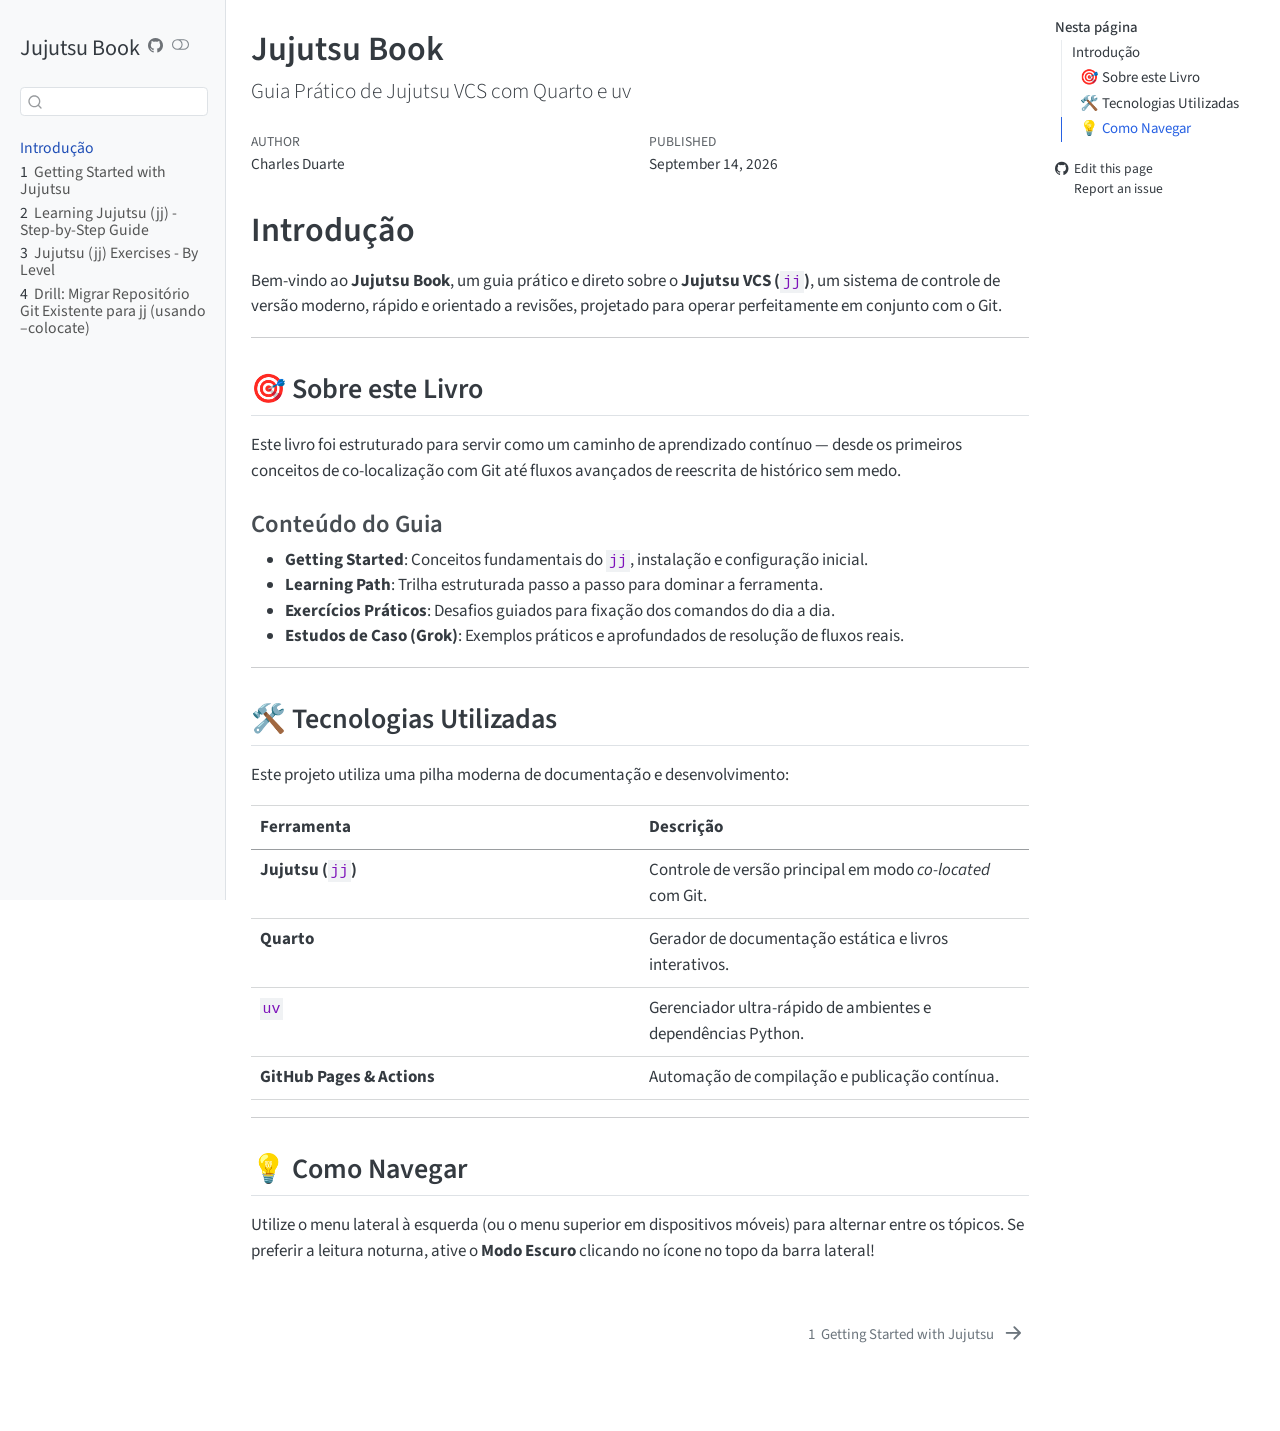
<file: index.html>
<!DOCTYPE html>
<html xmlns="http://www.w3.org/1999/xhtml" lang="en" xml:lang="en"><head>

<meta charset="utf-8">
<meta name="generator" content="quarto-1.10.18">

<meta name="viewport" content="width=device-width, initial-scale=1.0, user-scalable=yes">

<meta name="author" content="Charles Duarte">
<meta name="dcterms.date" content="2026-09-14">

<title>Jujutsu Book</title>
<style>
/* Default styles provided by pandoc.
** See https://pandoc.org/MANUAL.html#variables-for-html for config info.
*/
span.smallcaps{font-variant: small-caps;}
div.columns{display: flex; gap: 1.5em;}
div.column{flex: auto;}
@media screen {
div.columns{gap: min(4vw, 1.5em);}
div.column{overflow-x: auto;}
}
div.hanging-indent{margin-left: 1.5em; text-indent: -1.5em;}
ul.task-list{list-style: none;}
ul.task-list li input[type="checkbox"] {
  width: 0.8em;
  margin: 0 0.8em 0.2em -1em; /* quarto-specific, see https://github.com/quarto-dev/quarto-cli/issues/4556 */ 
  vertical-align: middle;
}
</style>


<script src="site_libs/quarto-nav/quarto-nav.js"></script>
<script src="site_libs/quarto-nav/headroom.min.js"></script>
<script src="site_libs/clipboard/clipboard.min.js"></script>
<script src="site_libs/quarto-search/autocomplete.umd.js"></script>
<script src="site_libs/quarto-search/fuse.min.js"></script>
<script src="site_libs/quarto-search/quarto-search.js"></script>
<meta name="quarto:offset" content="./">
<link href="./topics/getting-started.html" rel="next">
<script src="site_libs/quarto-html/quarto.js" type="module"></script>
<script src="site_libs/quarto-html/tabsets/tabsets.js" type="module"></script>
<script src="site_libs/quarto-html/popper.min.js"></script>
<script src="site_libs/quarto-html/tippy.umd.min.js"></script>
<script src="site_libs/quarto-html/anchor.min.js"></script>
<link href="site_libs/quarto-html/tippy.css" rel="stylesheet">
<link href="site_libs/quarto-html/quarto-syntax-highlighting-bb62276ab45c84d9efd712f51ff97b5a.css" rel="stylesheet" class="quarto-color-scheme" id="quarto-text-highlighting-styles">
<link href="site_libs/quarto-html/quarto-syntax-highlighting-dark-5a1953863e1f72ef3b996ef827f01ca7.css" rel="stylesheet" class="quarto-color-scheme quarto-color-alternate" id="quarto-text-highlighting-styles">
<link href="site_libs/quarto-html/quarto-syntax-highlighting-bb62276ab45c84d9efd712f51ff97b5a.css" rel="stylesheet" class="quarto-color-scheme-extra" id="quarto-text-highlighting-styles">
<script src="site_libs/bootstrap/bootstrap.min.js"></script>
<link href="site_libs/bootstrap/bootstrap-icons.css" rel="stylesheet">
<link href="site_libs/bootstrap/bootstrap-6ae3c38a94c90849c72272a6610a6baf.min.css" rel="stylesheet" append-hash="true" class="quarto-color-scheme" id="quarto-bootstrap" data-mode="light">
<link href="site_libs/bootstrap/bootstrap-dark-976b1ddc2b25d03e459630c0d6a8f2ef.min.css" rel="stylesheet" append-hash="true" class="quarto-color-scheme quarto-color-alternate" id="quarto-bootstrap" data-mode="dark">
<link href="site_libs/bootstrap/bootstrap-6ae3c38a94c90849c72272a6610a6baf.min.css" rel="stylesheet" append-hash="true" class="quarto-color-scheme-extra" id="quarto-bootstrap" data-mode="light">
<script id="quarto-search-options" type="application/json">{
  "location": "sidebar",
  "copy-button": false,
  "collapse-after": 3,
  "panel-placement": "start",
  "type": "textbox",
  "limit": 50,
  "keyboard-shortcut": [
    "f",
    "/",
    "s"
  ],
  "show-item-context": false,
  "language": {
    "search-no-results-text": "No results",
    "search-matching-documents-text": "matching documents",
    "search-copy-link-title": "Copy link to search",
    "search-hide-matches-text": "Hide additional matches",
    "search-more-match-text": "more match in this document",
    "search-more-matches-text": "more matches in this document",
    "search-clear-button-title": "Clear",
    "search-text-placeholder": "",
    "search-detached-cancel-button-title": "Cancel",
    "search-submit-button-title": "Submit",
    "search-label": "Search"
  }
}</script>


</head>

<body class="nav-sidebar docked quarto-light"><script id="quarto-html-before-body" type="application/javascript">
    const toggleBodyColorMode = (bsSheetEl) => {
      const mode = bsSheetEl.getAttribute("data-mode");
      const bodyEl = window.document.querySelector("body");
      if (mode === "dark") {
        bodyEl.classList.add("quarto-dark");
        bodyEl.classList.remove("quarto-light");
      } else {
        bodyEl.classList.add("quarto-light");
        bodyEl.classList.remove("quarto-dark");
      }
    }
    const toggleBodyColorPrimary = () => {
      const bsSheetEl = window.document.querySelector("link#quarto-bootstrap:not([rel=disabled-stylesheet])");
      if (bsSheetEl) {
        toggleBodyColorMode(bsSheetEl);
      }
    }
    const setColorSchemeToggle = (alternate) => {
      const toggles = window.document.querySelectorAll('.quarto-color-scheme-toggle');
      for (let i=0; i < toggles.length; i++) {
        const toggle = toggles[i];
        if (toggle) {
          if (alternate) {
            toggle.classList.add("alternate");
          } else {
            toggle.classList.remove("alternate");
          }
        }
      }
    };
    const toggleColorMode = (alternate) => {
      // Switch the stylesheets
      const primaryStylesheets = window.document.querySelectorAll('link.quarto-color-scheme:not(.quarto-color-alternate)');
      const alternateStylesheets = window.document.querySelectorAll('link.quarto-color-scheme.quarto-color-alternate');
      manageTransitions('#quarto-margin-sidebar .nav-link', false);
      if (alternate) {
        // note: dark is layered on light, we don't disable primary!
        enableStylesheet(alternateStylesheets);
        for (const sheetNode of alternateStylesheets) {
          if (sheetNode.id === "quarto-bootstrap") {
            toggleBodyColorMode(sheetNode);
          }
        }
      } else {
        disableStylesheet(alternateStylesheets);
        enableStylesheet(primaryStylesheets)
        toggleBodyColorPrimary();
      }
      manageTransitions('#quarto-margin-sidebar .nav-link', true);
      // Switch the toggles
      setColorSchemeToggle(alternate)
      // Hack to workaround the fact that safari doesn't
      // properly recolor the scrollbar when toggling (#1455)
      if (navigator.userAgent.indexOf('Safari') > 0 && navigator.userAgent.indexOf('Chrome') == -1) {
        manageTransitions("body", false);
        window.scrollTo(0, 1);
        setTimeout(() => {
          window.scrollTo(0, 0);
          manageTransitions("body", true);
        }, 40);
      }
    }
    const disableStylesheet = (stylesheets) => {
      for (let i=0; i < stylesheets.length; i++) {
        const stylesheet = stylesheets[i];
        stylesheet.rel = 'disabled-stylesheet';
      }
    }
    const enableStylesheet = (stylesheets) => {
      for (let i=0; i < stylesheets.length; i++) {
        const stylesheet = stylesheets[i];
        if(stylesheet.rel !== 'stylesheet') { // for Chrome, which will still FOUC without this check
          stylesheet.rel = 'stylesheet';
        }
      }
    }
    const manageTransitions = (selector, allowTransitions) => {
      const els = window.document.querySelectorAll(selector);
      for (let i=0; i < els.length; i++) {
        const el = els[i];
        if (allowTransitions) {
          el.classList.remove('notransition');
        } else {
          el.classList.add('notransition');
        }
      }
    }
    const isFileUrl = () => {
      return window.location.protocol === 'file:';
    }
    const hasAlternateSentinel = () => {
      let styleSentinel = getColorSchemeSentinel();
      if (styleSentinel !== null) {
        return styleSentinel === "alternate";
      } else {
        return false;
      }
    }
    const setStyleSentinel = (alternate) => {
      const value = alternate ? "alternate" : "default";
      if (!isFileUrl()) {
        window.localStorage.setItem("quarto-color-scheme", value);
      } else {
        localAlternateSentinel = value;
      }
    }
    const getColorSchemeSentinel = () => {
      if (!isFileUrl()) {
        const storageValue = window.localStorage.getItem("quarto-color-scheme");
        return storageValue != null ? storageValue : localAlternateSentinel;
      } else {
        return localAlternateSentinel;
      }
    }
    const toggleGiscusIfUsed = (isAlternate, darkModeDefault) => {
      const baseTheme = document.querySelector('#giscus-base-theme')?.value ?? 'light';
      const alternateTheme = document.querySelector('#giscus-alt-theme')?.value ?? 'dark';
      let newTheme = '';
      if(authorPrefersDark) {
        newTheme = isAlternate ? baseTheme : alternateTheme;
      } else {
        newTheme = isAlternate ? alternateTheme : baseTheme;
      }
      const changeGiscusTheme = () => {
        // From: https://github.com/giscus/giscus/issues/336
        const sendMessage = (message) => {
          const iframe = document.querySelector('iframe.giscus-frame');
          if (!iframe) return;
          iframe.contentWindow.postMessage({ giscus: message }, 'https://giscus.app');
        }
        sendMessage({
          setConfig: {
            theme: newTheme
          }
        });
      }
      const isGiscussLoaded = window.document.querySelector('iframe.giscus-frame') !== null;
      if (isGiscussLoaded) {
        changeGiscusTheme();
      }
    };
    const authorPrefersDark = false;
    const queryPrefersDark = window.matchMedia('(prefers-color-scheme: dark)');
    const darkModeDefault = queryPrefersDark.matches;
      document.querySelector('link#quarto-text-highlighting-styles.quarto-color-scheme-extra').rel = 'disabled-stylesheet';
      document.querySelector('link#quarto-bootstrap.quarto-color-scheme-extra').rel = 'disabled-stylesheet';
    let localAlternateSentinel = darkModeDefault ? 'alternate' : 'default';
    // Dark / light mode switch
    window.quartoToggleColorScheme = () => {
      // Read the current dark / light value
      let toAlternate = !hasAlternateSentinel();
      toggleColorMode(toAlternate);
      setStyleSentinel(toAlternate);
      toggleGiscusIfUsed(toAlternate, darkModeDefault);
      window.dispatchEvent(new Event('resize'));
    };
    queryPrefersDark.addEventListener("change", e => {
      if(window.localStorage.getItem("quarto-color-scheme") !== null)
        return;
      const alternate = e.matches
      toggleColorMode(alternate);
      localAlternateSentinel = e.matches ? 'alternate' : 'default'; // this is used alongside local storage!
      toggleGiscusIfUsed(alternate, darkModeDefault);
    });
    // Switch to dark mode if need be
    if (hasAlternateSentinel()) {
      toggleColorMode(true);
    } else {
      toggleColorMode(false);
    }
  </script>

<div id="quarto-search-results"></div>
  <header id="quarto-header" class="headroom fixed-top">
  <nav class="quarto-secondary-nav">
    <div class="container-fluid d-flex">
      <button type="button" class="quarto-btn-toggle btn" data-bs-toggle="collapse" role="button" data-bs-target=".quarto-sidebar-collapse-item" aria-controls="quarto-sidebar" aria-expanded="false" aria-label="Toggle sidebar navigation" onclick="if (window.quartoToggleHeadroom) { window.quartoToggleHeadroom(); }">
        <i class="bi bi-layout-text-sidebar-reverse"></i>
      </button>
        <nav class="quarto-page-breadcrumbs" aria-label="breadcrumb"><ol class="breadcrumb"><li class="breadcrumb-item"><a href="./index.html">Introdução</a></li></ol></nav>
        <a class="flex-grow-1" role="navigation" data-bs-toggle="collapse" data-bs-target=".quarto-sidebar-collapse-item" aria-controls="quarto-sidebar" aria-expanded="false" aria-label="Toggle sidebar navigation" onclick="if (window.quartoToggleHeadroom) { window.quartoToggleHeadroom(); }">      
        </a>
      <button type="button" class="btn quarto-search-button" aria-label="Search" onclick="window.quartoOpenSearch();">
        <i class="bi bi-search"></i>
      </button>
    </div>
  </nav>
</header>
<!-- content -->
<div id="quarto-content" class="quarto-container page-columns page-rows-contents page-layout-article">
<!-- sidebar -->
  <nav id="quarto-sidebar" class="sidebar collapse collapse-horizontal quarto-sidebar-collapse-item sidebar-navigation docked overflow-auto">
    <div class="pt-lg-2 mt-2 text-left sidebar-header">
    <div class="sidebar-title mb-0 py-0">
      <a href="./">Jujutsu Book</a> 
        <div class="sidebar-tools-main">
    <a href="https://github.com/linduarte/jujutsu-book" title="Source Code" class="quarto-navigation-tool px-1" aria-label="Source Code"><i class="bi bi-github"></i></a>
  <a href="" class="quarto-color-scheme-toggle quarto-navigation-tool  px-1" onclick="window.quartoToggleColorScheme(); return false;" title="Toggle dark mode"><i class="bi"></i></a>
</div>
    </div>
      </div>
        <div class="mt-2 flex-shrink-0 align-items-center">
        <div class="sidebar-search">
        <div id="quarto-search" class="" title="Search"></div>
        </div>
        </div>
    <div class="sidebar-menu-container"> 
    <ul class="list-unstyled mt-1">
        <li class="sidebar-item">
  <div class="sidebar-item-container"> 
  <a href="./index.html" class="sidebar-item-text sidebar-link active">
 <span class="menu-text">Introdução</span></a>
  </div>
</li>
        <li class="sidebar-item">
  <div class="sidebar-item-container"> 
  <a href="./topics/getting-started.html" class="sidebar-item-text sidebar-link">
 <span class="menu-text"><span class="chapter-number">1</span>&nbsp; <span class="chapter-title">Getting Started with Jujutsu</span></span></a>
  </div>
</li>
        <li class="sidebar-item">
  <div class="sidebar-item-container"> 
  <a href="./topics/jj-learning-path.html" class="sidebar-item-text sidebar-link">
 <span class="menu-text"><span class="chapter-number">2</span>&nbsp; <span class="chapter-title">Learning Jujutsu (jj) - Step-by-Step Guide</span></span></a>
  </div>
</li>
        <li class="sidebar-item">
  <div class="sidebar-item-container"> 
  <a href="./topics/jj-exercises.html" class="sidebar-item-text sidebar-link">
 <span class="menu-text"><span class="chapter-number">3</span>&nbsp; <span class="chapter-title">Jujutsu (jj) Exercises - By Level</span></span></a>
  </div>
</li>
        <li class="sidebar-item">
  <div class="sidebar-item-container"> 
  <a href="./topics/jj_exerc_grok.html" class="sidebar-item-text sidebar-link">
 <span class="menu-text"><span class="chapter-number">4</span>&nbsp; <span class="chapter-title">Drill: Migrar Repositório Git Existente para jj (usando –colocate)</span></span></a>
  </div>
</li>
    </ul>
    </div>
</nav>
<div id="quarto-sidebar-glass" class="quarto-sidebar-collapse-item" data-bs-toggle="collapse" data-bs-target=".quarto-sidebar-collapse-item"></div>
<!-- margin-sidebar -->
    <div id="quarto-margin-sidebar" class="sidebar margin-sidebar">
        <nav id="TOC" role="doc-toc" class="toc-active">
    <h2 id="toc-title">Nesta página</h2>
   
  <ul>
  <li><a href="#introdução" id="toc-introdução" class="nav-link active" data-scroll-target="#introdução">Introdução</a>
  <ul class="collapse">
  <li><a href="#sobre-este-livro" id="toc-sobre-este-livro" class="nav-link" data-scroll-target="#sobre-este-livro">🎯 Sobre este Livro</a>
  <ul class="collapse">
  <li><a href="#conteúdo-do-guia" id="toc-conteúdo-do-guia" class="nav-link" data-scroll-target="#conteúdo-do-guia">Conteúdo do Guia</a></li>
  </ul></li>
  <li><a href="#tecnologias-utilizadas" id="toc-tecnologias-utilizadas" class="nav-link" data-scroll-target="#tecnologias-utilizadas">🛠️ Tecnologias Utilizadas</a></li>
  <li><a href="#como-navegar" id="toc-como-navegar" class="nav-link" data-scroll-target="#como-navegar">💡 Como Navegar</a></li>
  </ul></li>
  </ul>
<div class="toc-actions"><ul><li><a href="https://github.com/linduarte/jujutsu-book/edit/main/index.qmd" class="toc-action"><i class="bi bi-github"></i>Edit this page</a></li><li><a href="https://github.com/linduarte/jujutsu-book/issues/new" class="toc-action"><i class="bi empty"></i>Report an issue</a></li></ul></div></nav>
    </div>
<!-- main -->
<main class="content" id="quarto-document-content">


<header id="title-block-header" class="quarto-title-block default">
<div class="quarto-title">
<h1 class="title">Jujutsu Book</h1>
<p class="subtitle lead">Guia Prático de Jujutsu VCS com Quarto e uv</p>
</div>



<div class="quarto-title-meta">

    <div>
    <div class="quarto-title-meta-heading">Author</div>
    <div class="quarto-title-meta-contents">
             <p>Charles Duarte </p>
          </div>
  </div>
    
    <div>
    <div class="quarto-title-meta-heading">Published</div>
    <div class="quarto-title-meta-contents">
      <p class="date">September 14, 2026</p>
    </div>
  </div>
  
    
  </div>
  


</header>


<section id="introdução" class="level1 unnumbered">
<h1 class="unnumbered">Introdução</h1>
<p>Bem-vindo ao <strong>Jujutsu Book</strong>, um guia prático e direto sobre o <strong>Jujutsu VCS (<code>jj</code>)</strong>, um sistema de controle de versão moderno, rápido e orientado a revisões, projetado para operar perfeitamente em conjunto com o Git.</p>
<hr>
<section id="sobre-este-livro" class="level2">
<h2 class="anchored" data-anchor-id="sobre-este-livro">🎯 Sobre este Livro</h2>
<p>Este livro foi estruturado para servir como um caminho de aprendizado contínuo — desde os primeiros conceitos de co-localização com Git até fluxos avançados de reescrita de histórico sem medo.</p>
<section id="conteúdo-do-guia" class="level3">
<h3 class="anchored" data-anchor-id="conteúdo-do-guia">Conteúdo do Guia</h3>
<ul>
<li><strong>Getting Started</strong>: Conceitos fundamentais do <code>jj</code>, instalação e configuração inicial.</li>
<li><strong>Learning Path</strong>: Trilha estruturada passo a passo para dominar a ferramenta.</li>
<li><strong>Exercícios Práticos</strong>: Desafios guiados para fixação dos comandos do dia a dia.</li>
<li><strong>Estudos de Caso (Grok)</strong>: Exemplos práticos e aprofundados de resolução de fluxos reais.</li>
</ul>
<hr>
</section>
</section>
<section id="tecnologias-utilizadas" class="level2">
<h2 class="anchored" data-anchor-id="tecnologias-utilizadas">🛠️ Tecnologias Utilizadas</h2>
<p>Este projeto utiliza uma pilha moderna de documentação e desenvolvimento:</p>
<table class="caption-top table">
<colgroup>
<col style="width: 50%">
<col style="width: 50%">
</colgroup>
<thead>
<tr class="header">
<th style="text-align: left;">Ferramenta</th>
<th style="text-align: left;">Descrição</th>
</tr>
</thead>
<tbody>
<tr class="odd">
<td style="text-align: left;"><strong>Jujutsu (<code>jj</code>)</strong></td>
<td style="text-align: left;">Controle de versão principal em modo <em>co-located</em> com Git.</td>
</tr>
<tr class="even">
<td style="text-align: left;"><strong>Quarto</strong></td>
<td style="text-align: left;">Gerador de documentação estática e livros interativos.</td>
</tr>
<tr class="odd">
<td style="text-align: left;"><strong><code>uv</code></strong></td>
<td style="text-align: left;">Gerenciador ultra-rápido de ambientes e dependências Python.</td>
</tr>
<tr class="even">
<td style="text-align: left;"><strong>GitHub Pages &amp; Actions</strong></td>
<td style="text-align: left;">Automação de compilação e publicação contínua.</td>
</tr>
</tbody>
</table>
<hr>
</section>
<section id="como-navegar" class="level2">
<h2 class="anchored" data-anchor-id="como-navegar">💡 Como Navegar</h2>
<p>Utilize o menu lateral à esquerda (ou o menu superior em dispositivos móveis) para alternar entre os tópicos. Se preferir a leitura noturna, ative o <strong>Modo Escuro</strong> clicando no ícone no topo da barra lateral!</p>


</section>
</section>

</main> <!-- /main -->
<script id="quarto-html-after-body" type="application/javascript">
  window.document.addEventListener("DOMContentLoaded", function (event) {
    // Ensure there is a toggle, if there isn't float one in the top right
    if (window.document.querySelector('.quarto-color-scheme-toggle') === null) {
      const a = window.document.createElement('a');
      a.classList.add('top-right');
      a.classList.add('quarto-color-scheme-toggle');
      a.href = "";
      a.onclick = function() { try { window.quartoToggleColorScheme(); } catch {} return false; };
      const i = window.document.createElement("i");
      i.classList.add('bi');
      a.appendChild(i);
      window.document.body.appendChild(a);
    }
    setColorSchemeToggle(hasAlternateSentinel())
    const icon = "";
    const anchorJS = new window.AnchorJS();
    anchorJS.options = {
      placement: 'right',
      icon: icon
    };
    anchorJS.add('.anchored');
    const isCodeAnnotation = (el) => {
      for (const clz of el.classList) {
        if (clz.startsWith('code-annotation-')) {                     
          return true;
        }
      }
      return false;
    }
    const onCopySuccess = function(e) {
      // button target
      const button = e.trigger;
      // don't keep focus
      button.blur();
      // flash "checked"
      button.classList.add('code-copy-button-checked');
      var currentTitle = button.getAttribute("title");
      button.setAttribute("title", "Copied!");
      let tooltip;
      if (window.bootstrap) {
        button.setAttribute("data-bs-toggle", "tooltip");
        button.setAttribute("data-bs-placement", "left");
        button.setAttribute("data-bs-title", "Copied!");
        tooltip = new bootstrap.Tooltip(button, 
          { trigger: "manual", 
            customClass: "code-copy-button-tooltip",
            offset: [0, -8]});
        tooltip.show();    
      }
      setTimeout(function() {
        if (tooltip) {
          tooltip.hide();
          button.removeAttribute("data-bs-title");
          button.removeAttribute("data-bs-toggle");
          button.removeAttribute("data-bs-placement");
        }
        button.setAttribute("title", currentTitle);
        button.classList.remove('code-copy-button-checked');
      }, 1000);
      // clear code selection
      e.clearSelection();
    }
    const getTextToCopy = function(trigger) {
      const outerScaffold = trigger.parentElement.cloneNode(true);
      const codeEl = outerScaffold.querySelector('code');
      for (const childEl of codeEl.children) {
        if (isCodeAnnotation(childEl)) {
          childEl.remove();
        }
      }
      return codeEl.innerText;
    }
    const clipboard = new window.ClipboardJS('.code-copy-button:not([data-in-quarto-modal])', {
      text: getTextToCopy
    });
    clipboard.on('success', onCopySuccess);
    if (window.document.getElementById('quarto-embedded-source-code-modal')) {
      const clipboardModal = new window.ClipboardJS('.code-copy-button[data-in-quarto-modal]', {
        text: getTextToCopy,
        container: window.document.getElementById('quarto-embedded-source-code-modal')
      });
      clipboardModal.on('success', onCopySuccess);
    }
      var localhostRegex = new RegExp(/^(?:http|https):\/\/localhost\:?[0-9]*\//);
      var mailtoRegex = new RegExp(/^mailto:/);
        var filterRegex = new RegExp("https:\/\/linduarte\.github\.io\/jujutsu-book\/");
      var isInternal = (href) => {
          return filterRegex.test(href) || localhostRegex.test(href) || mailtoRegex.test(href);
      }
      // Inspect non-navigation links and adorn them if external
     var links = window.document.querySelectorAll('a[href]:not(.nav-link):not(.navbar-brand):not(.toc-action):not(.sidebar-link):not(.sidebar-item-toggle):not(.pagination-link):not(.no-external):not([aria-hidden]):not(.dropdown-item):not(.quarto-navigation-tool):not(.about-link)');
      for (var i=0; i<links.length; i++) {
        const link = links[i];
        if (!isInternal(link.href)) {
          // undo the damage that might have been done by quarto-nav.js in the case of
          // links that we want to consider external
          if (link.dataset.originalHref !== undefined) {
            link.href = link.dataset.originalHref;
          }
        }
      }
    function tippyHover(el, contentFn, onTriggerFn, onUntriggerFn) {
      const config = {
        allowHTML: true,
        maxWidth: 500,
        delay: 100,
        arrow: false,
        appendTo: function(el) {
            return el.parentElement;
        },
        interactive: true,
        interactiveBorder: 10,
        theme: 'quarto',
        placement: 'bottom-start',
      };
      if (contentFn) {
        config.content = contentFn;
      }
      if (onTriggerFn) {
        config.onTrigger = onTriggerFn;
      }
      if (onUntriggerFn) {
        config.onUntrigger = onUntriggerFn;
      }
      window.tippy(el, config); 
    }
    const noterefs = window.document.querySelectorAll('a[role="doc-noteref"]');
    for (var i=0; i<noterefs.length; i++) {
      const ref = noterefs[i];
      tippyHover(ref, function() {
        // use id or data attribute instead here
        let href = ref.getAttribute('data-footnote-href') || ref.getAttribute('href');
        try { href = new URL(href).hash; } catch {}
        const id = href.replace(/^#\/?/, "");
        const note = window.document.getElementById(id);
        if (note) {
          return note.innerHTML;
        } else {
          return "";
        }
      });
    }
    const xrefs = window.document.querySelectorAll('a.quarto-xref');
    const processXRef = (id, note) => {
      // Strip column container classes
      const stripColumnClz = (el) => {
        el.classList.remove("page-full", "page-columns");
        if (el.children) {
          for (const child of el.children) {
            stripColumnClz(child);
          }
        }
      }
      stripColumnClz(note)
      if (id === null || id.startsWith('sec-')) {
        // Special case sections, only their first couple elements
        const container = document.createElement("div");
        if (note.children && note.children.length > 2) {
          container.appendChild(note.children[0].cloneNode(true));
          for (let i = 1; i < note.children.length; i++) {
            const child = note.children[i];
            if (child.tagName === "P" && child.innerText === "") {
              continue;
            } else {
              container.appendChild(child.cloneNode(true));
              break;
            }
          }
          if (window.Quarto?.typesetMath) {
            window.Quarto.typesetMath(container);
          }
          return container.innerHTML
        } else {
          if (window.Quarto?.typesetMath) {
            window.Quarto.typesetMath(note);
          }
          return note.innerHTML;
        }
      } else {
        // Remove any anchor links if they are present
        const anchorLink = note.querySelector('a.anchorjs-link');
        if (anchorLink) {
          anchorLink.remove();
        }
        if (window.Quarto?.typesetMath) {
          window.Quarto.typesetMath(note);
        }
        if (note.classList.contains("callout")) {
          return note.outerHTML;
        } else {
          return note.innerHTML;
        }
      }
    }
    for (var i=0; i<xrefs.length; i++) {
      const xref = xrefs[i];
      tippyHover(xref, undefined, function(instance) {
        instance.disable();
        let url = xref.getAttribute('href');
        let hash = undefined; 
        if (url.startsWith('#')) {
          hash = url;
        } else {
          try { hash = new URL(url).hash; } catch {}
        }
        if (hash) {
          const id = hash.replace(/^#\/?/, "");
          const note = window.document.getElementById(id);
          if (note !== null) {
            try {
              const html = processXRef(id, note.cloneNode(true));
              instance.setContent(html);
            } finally {
              instance.enable();
              instance.show();
            }
          } else {
            // See if we can fetch this
            fetch(url.split('#')[0])
            .then(res => res.text())
            .then(html => {
              const parser = new DOMParser();
              const htmlDoc = parser.parseFromString(html, "text/html");
              const note = htmlDoc.getElementById(id);
              if (note !== null) {
                const html = processXRef(id, note);
                instance.setContent(html);
              } 
            }).finally(() => {
              instance.enable();
              instance.show();
            });
          }
        } else {
          // See if we can fetch a full url (with no hash to target)
          // This is a special case and we should probably do some content thinning / targeting
          fetch(url)
          .then(res => res.text())
          .then(html => {
            const parser = new DOMParser();
            const htmlDoc = parser.parseFromString(html, "text/html");
            const note = htmlDoc.querySelector('main.content');
            if (note !== null) {
              // This should only happen for chapter cross references
              // (since there is no id in the URL)
              // remove the first header
              if (note.children.length > 0 && note.children[0].tagName === "HEADER") {
                note.children[0].remove();
              }
              const html = processXRef(null, note);
              instance.setContent(html);
            } 
          }).finally(() => {
            instance.enable();
            instance.show();
          });
        }
      }, function(instance) {
      });
    }
        let selectedAnnoteEl;
        const selectorForAnnotation = ( cell, annotation) => {
          let cellAttr = 'data-code-cell="' + cell + '"';
          let lineAttr = 'data-code-annotation="' +  annotation + '"';
          const selector = 'span[' + cellAttr + '][' + lineAttr + ']';
          return selector;
        }
        const selectCodeLines = (annoteEl) => {
          const doc = window.document;
          const targetCell = annoteEl.getAttribute("data-target-cell");
          const targetAnnotation = annoteEl.getAttribute("data-target-annotation");
          const annoteSpan = window.document.querySelector(selectorForAnnotation(targetCell, targetAnnotation));
          const lines = annoteSpan.getAttribute("data-code-lines").split(",");
          const lineIds = lines.map((line) => {
            return targetCell + "-" + line;
          })
          let top = null;
          let height = null;
          let parent = null;
          if (lineIds.length > 0) {
              //compute the position of the single el (top and bottom and make a div)
              const el = window.document.getElementById(lineIds[0]);
              top = el.offsetTop;
              height = el.offsetHeight;
              parent = el.parentElement.parentElement;
            if (lineIds.length > 1) {
              const lastEl = window.document.getElementById(lineIds[lineIds.length - 1]);
              const bottom = lastEl.offsetTop + lastEl.offsetHeight;
              height = bottom - top;
            }
            if (top !== null && height !== null && parent !== null) {
              // cook up a div (if necessary) and position it 
              let div = window.document.getElementById("code-annotation-line-highlight");
              if (div === null) {
                div = window.document.createElement("div");
                div.setAttribute("id", "code-annotation-line-highlight");
                div.style.position = 'absolute';
                parent.appendChild(div);
              }
              div.style.top = top - 2 + "px";
              div.style.height = height + 4 + "px";
              div.style.left = 0;
              let gutterDiv = window.document.getElementById("code-annotation-line-highlight-gutter");
              if (gutterDiv === null) {
                gutterDiv = window.document.createElement("div");
                gutterDiv.setAttribute("id", "code-annotation-line-highlight-gutter");
                gutterDiv.style.position = 'absolute';
                const codeCell = window.document.getElementById(targetCell);
                const gutter = codeCell.querySelector('.code-annotation-gutter');
                gutter.appendChild(gutterDiv);
              }
              gutterDiv.style.top = top - 2 + "px";
              gutterDiv.style.height = height + 4 + "px";
            }
            selectedAnnoteEl = annoteEl;
          }
        };
        const unselectCodeLines = () => {
          const elementsIds = ["code-annotation-line-highlight", "code-annotation-line-highlight-gutter"];
          elementsIds.forEach((elId) => {
            const div = window.document.getElementById(elId);
            if (div) {
              div.remove();
            }
          });
          selectedAnnoteEl = undefined;
        };
          // Handle positioning of the toggle
      window.addEventListener(
        "resize",
        throttle(() => {
          elRect = undefined;
          if (selectedAnnoteEl) {
            selectCodeLines(selectedAnnoteEl);
          }
        }, 10)
      );
      function throttle(fn, ms) {
      let throttle = false;
      let timer;
        return (...args) => {
          if(!throttle) { // first call gets through
              fn.apply(this, args);
              throttle = true;
          } else { // all the others get throttled
              if(timer) clearTimeout(timer); // cancel #2
              timer = setTimeout(() => {
                fn.apply(this, args);
                timer = throttle = false;
              }, ms);
          }
        };
      }
        // Attach click handler to the DT
        const annoteDls = window.document.querySelectorAll('dt[data-target-cell]');
        for (const annoteDlNode of annoteDls) {
          annoteDlNode.addEventListener('click', (event) => {
            const clickedEl = event.target;
            if (clickedEl !== selectedAnnoteEl) {
              unselectCodeLines();
              const activeEl = window.document.querySelector('dt[data-target-cell].code-annotation-active');
              if (activeEl) {
                activeEl.classList.remove('code-annotation-active');
              }
              selectCodeLines(clickedEl);
              clickedEl.classList.add('code-annotation-active');
            } else {
              // Unselect the line
              unselectCodeLines();
              clickedEl.classList.remove('code-annotation-active');
            }
          });
        }
    const findCites = (el) => {
      const parentEl = el.parentElement;
      if (parentEl) {
        const cites = parentEl.dataset.cites;
        if (cites) {
          return {
            el,
            cites: cites.split(' ')
          };
        } else {
          return findCites(el.parentElement)
        }
      } else {
        return undefined;
      }
    };
    var bibliorefs = window.document.querySelectorAll('a[role="doc-biblioref"]');
    for (var i=0; i<bibliorefs.length; i++) {
      const ref = bibliorefs[i];
      const citeInfo = findCites(ref);
      if (citeInfo) {
        tippyHover(citeInfo.el, function() {
          var popup = window.document.createElement('div');
          citeInfo.cites.forEach(function(cite) {
            var citeDiv = window.document.createElement('div');
            citeDiv.classList.add('hanging-indent');
            citeDiv.classList.add('csl-entry');
            var biblioDiv = window.document.getElementById('ref-' + cite);
            if (biblioDiv) {
              citeDiv.innerHTML = biblioDiv.innerHTML;
            }
            popup.appendChild(citeDiv);
          });
          return popup.innerHTML;
        });
      }
    }
  });
  </script>
<nav class="page-navigation">
  <div class="nav-page nav-page-previous">
  </div>
  <div class="nav-page nav-page-next">
      <a href="./topics/getting-started.html" class="pagination-link" aria-label="Getting Started with Jujutsu">
        <span class="nav-page-text"><span class="chapter-number">1</span>&nbsp; <span class="chapter-title">Getting Started with Jujutsu</span></span> <i class="bi bi-arrow-right-short"></i>
      </a>
  </div>
</nav>
</div> <!-- /content -->




<footer class="footer"><div class="nav-footer"><div class="nav-footer-center"><div class="toc-actions d-sm-block d-md-none"><ul><li><a href="https://github.com/linduarte/jujutsu-book/edit/main/index.qmd" class="toc-action"><i class="bi bi-github"></i>Edit this page</a></li><li><a href="https://github.com/linduarte/jujutsu-book/issues/new" class="toc-action"><i class="bi empty"></i>Report an issue</a></li></ul></div></div></div></footer></body></html>
</file>
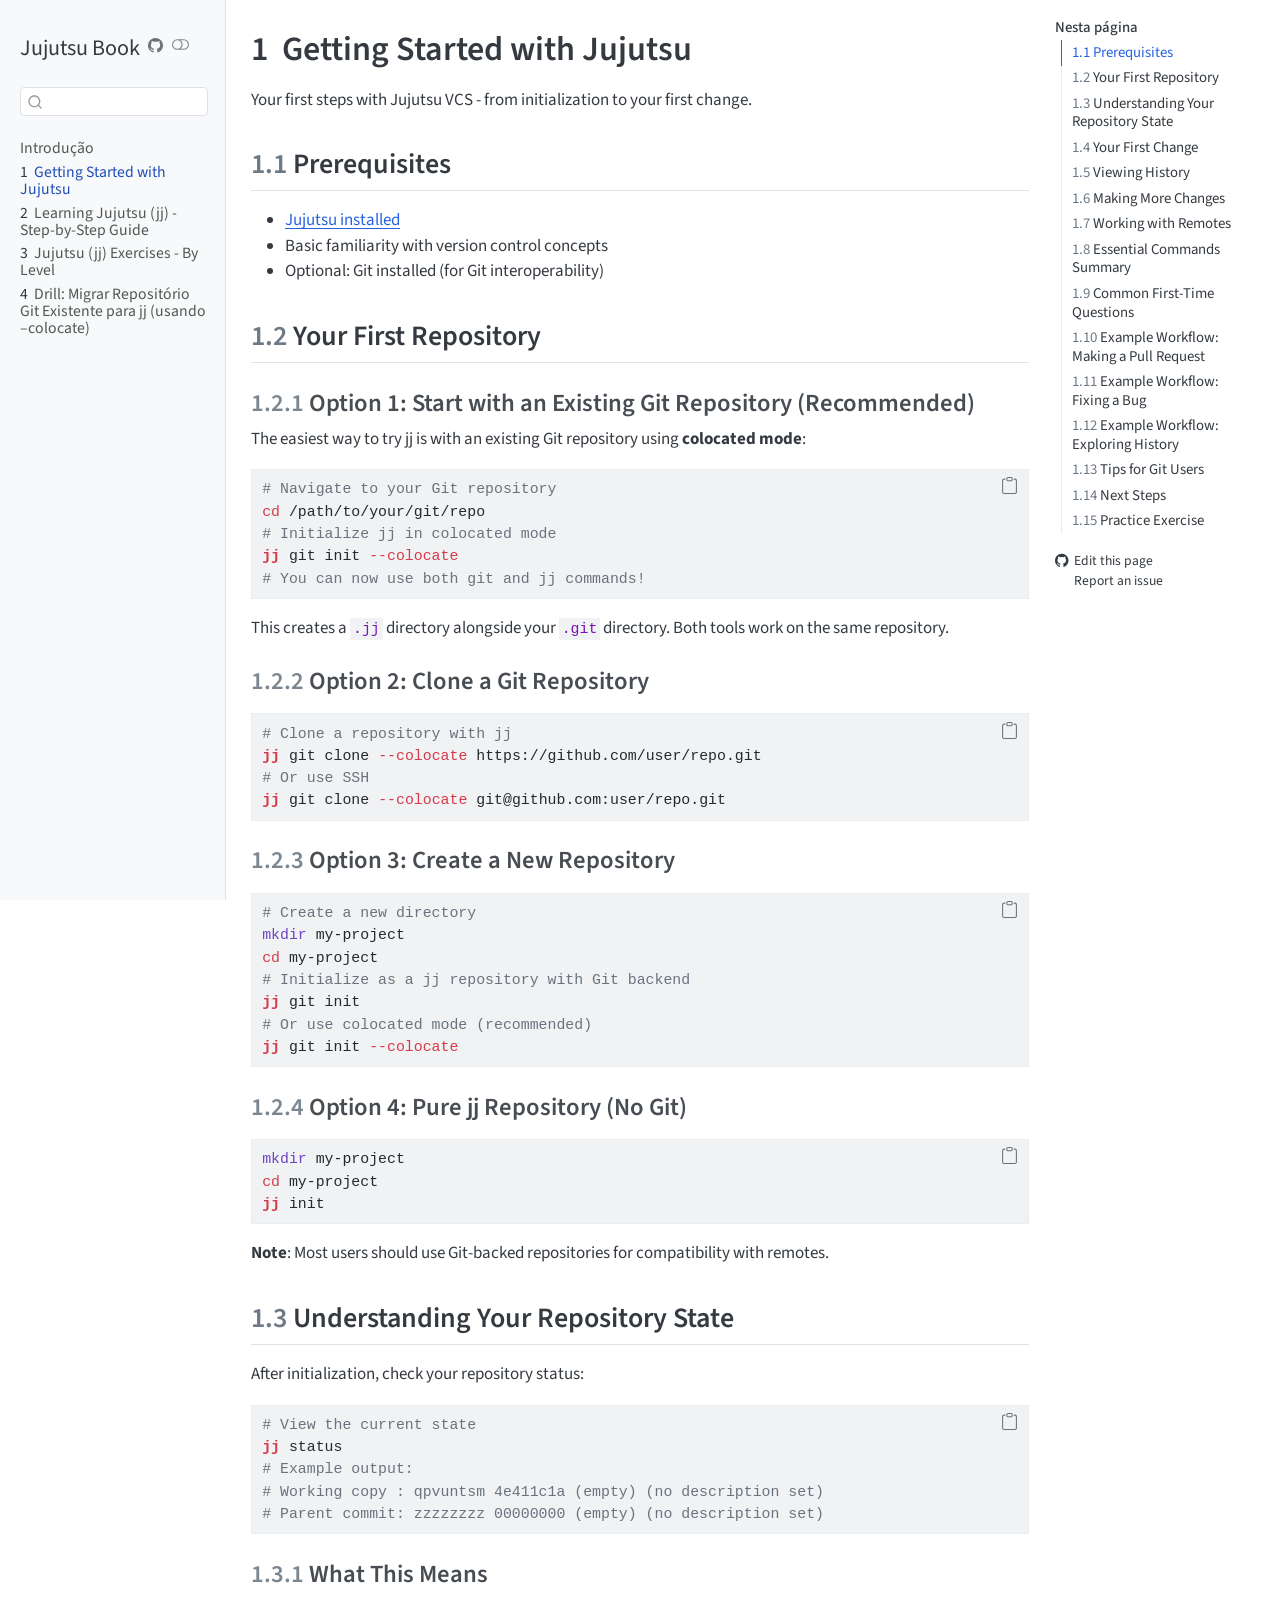
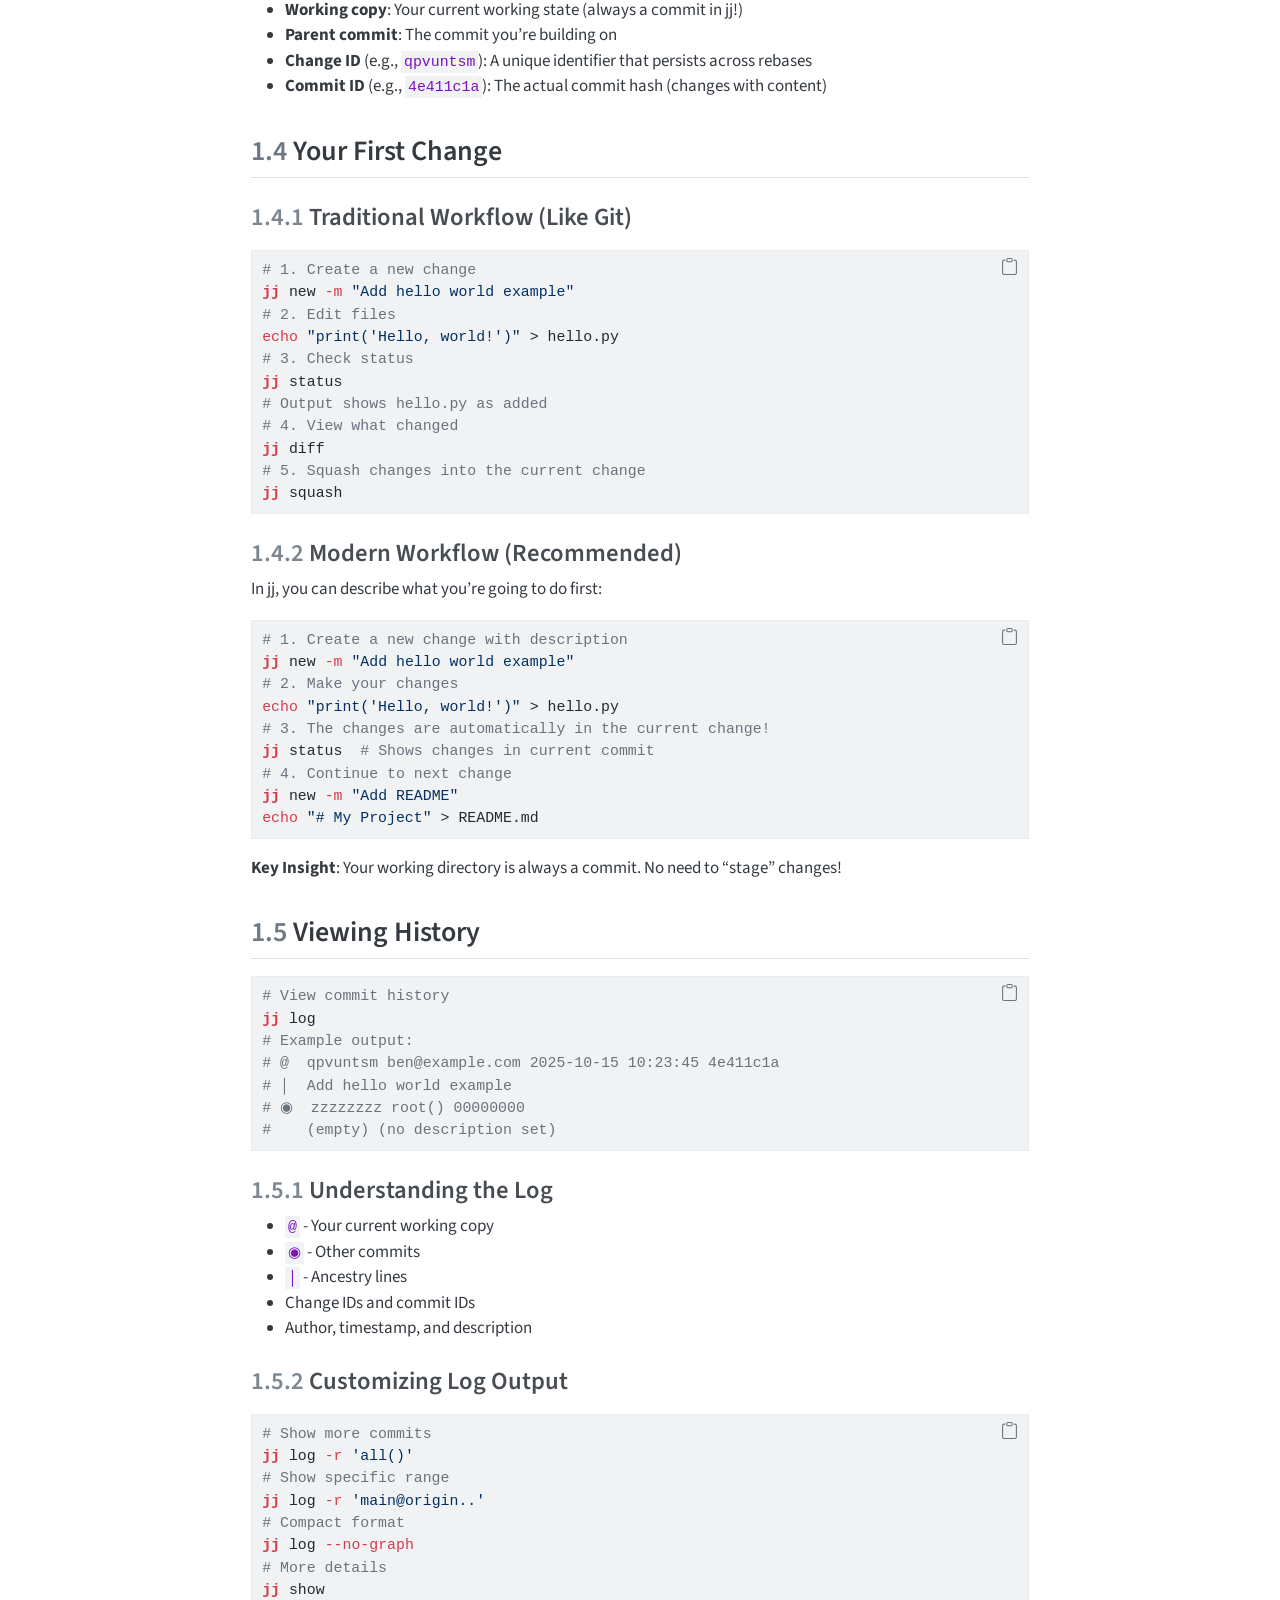
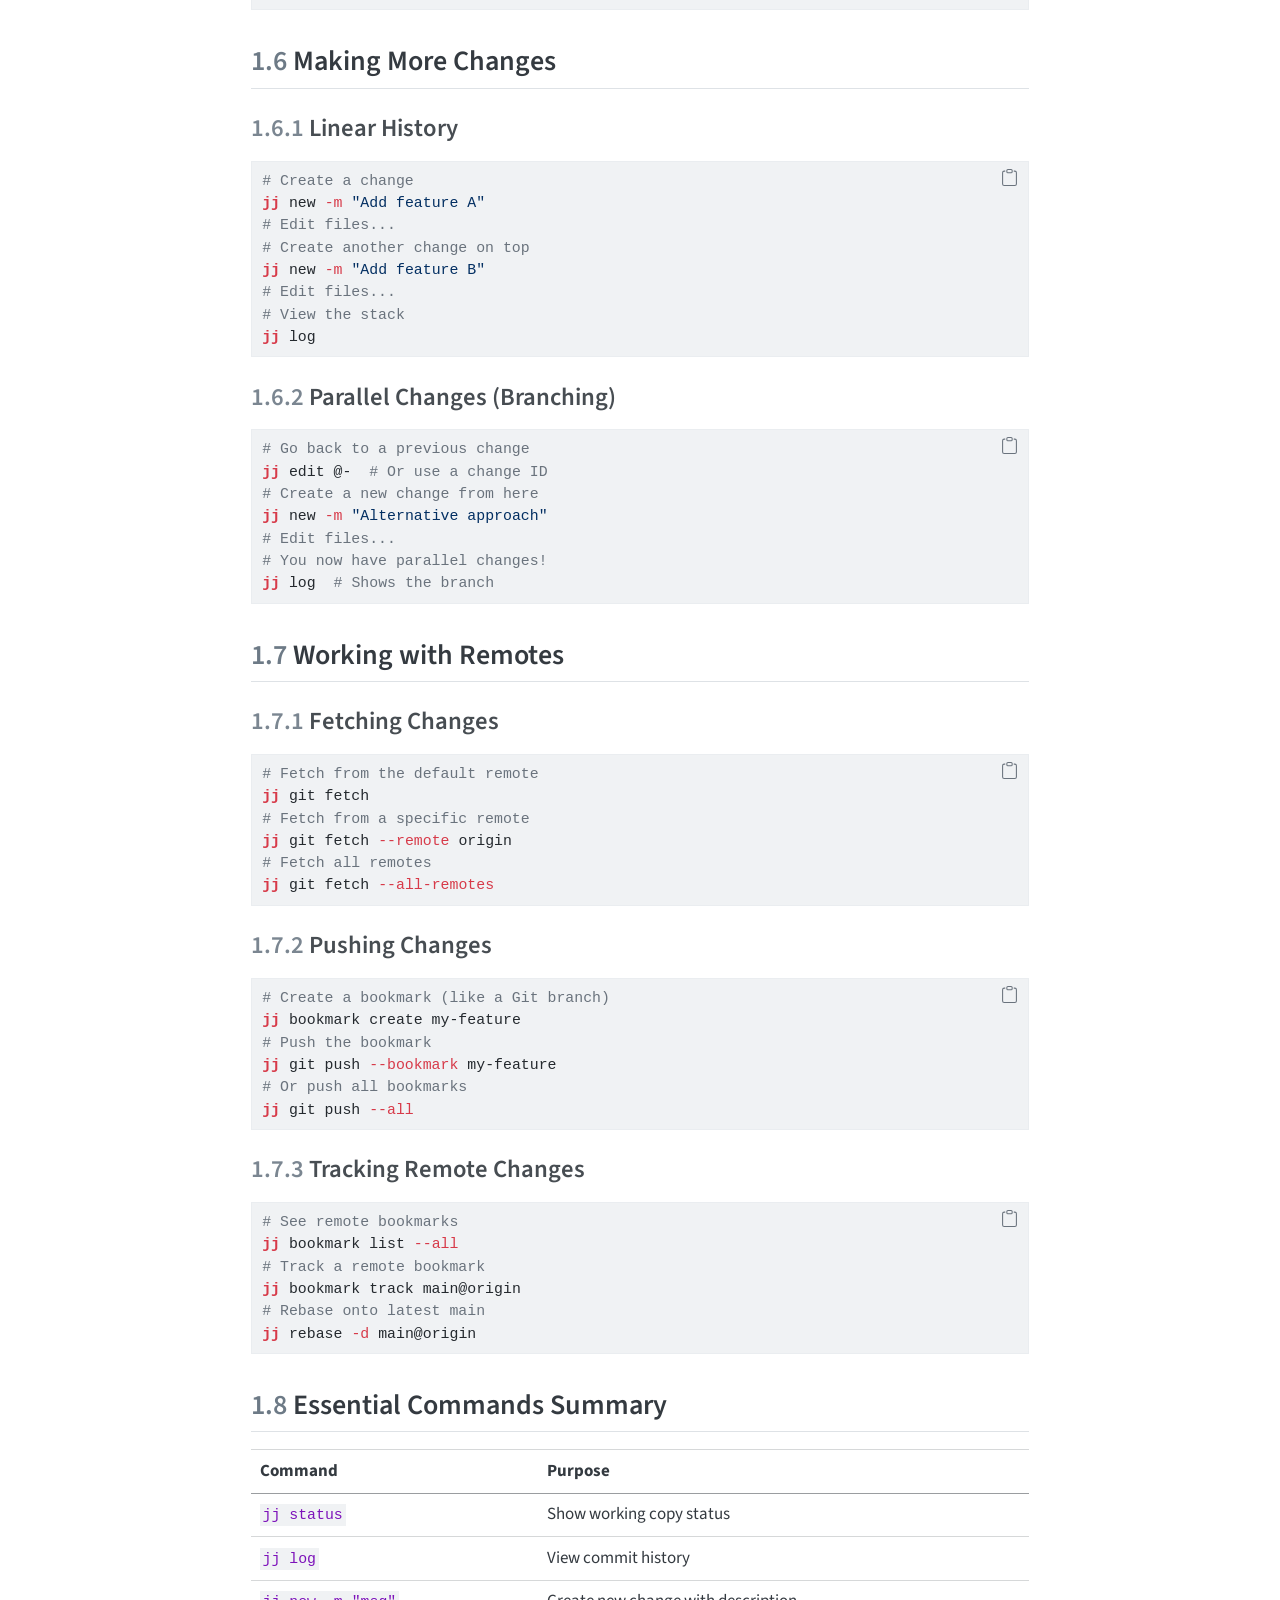
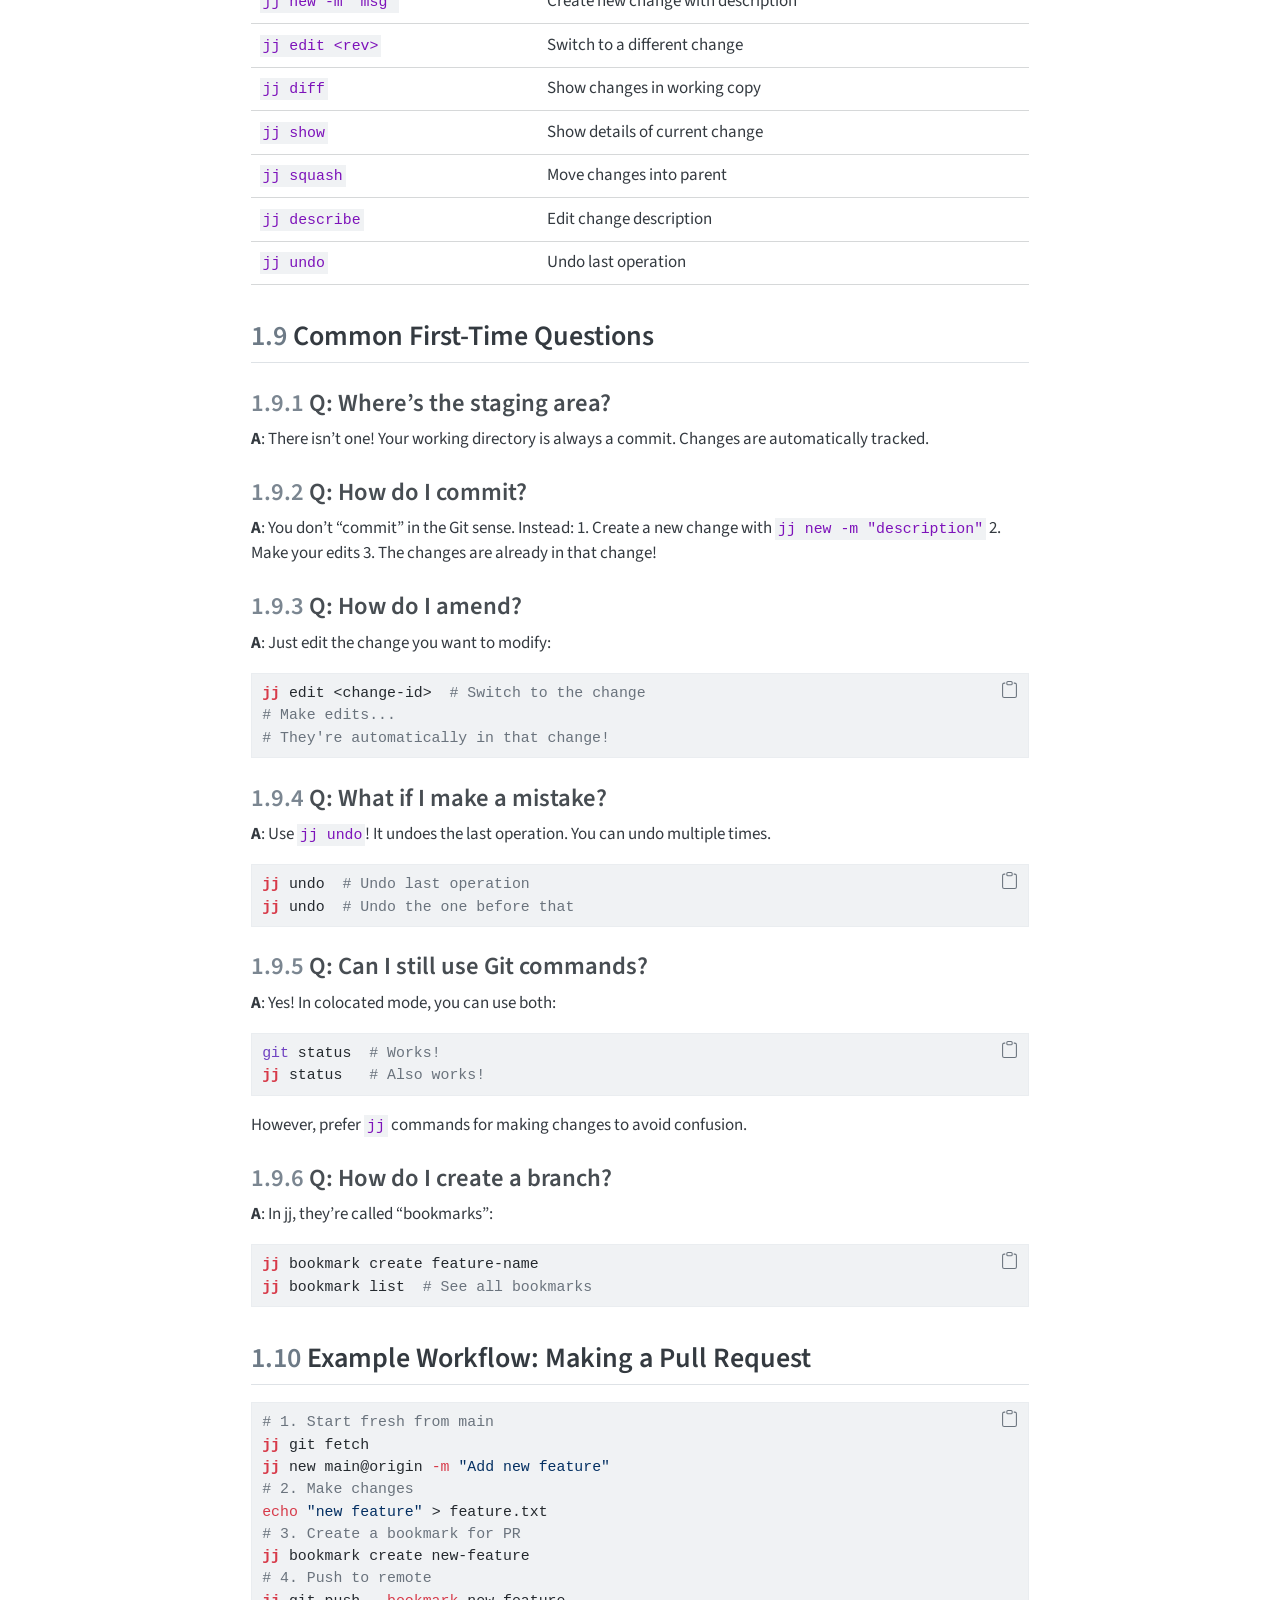
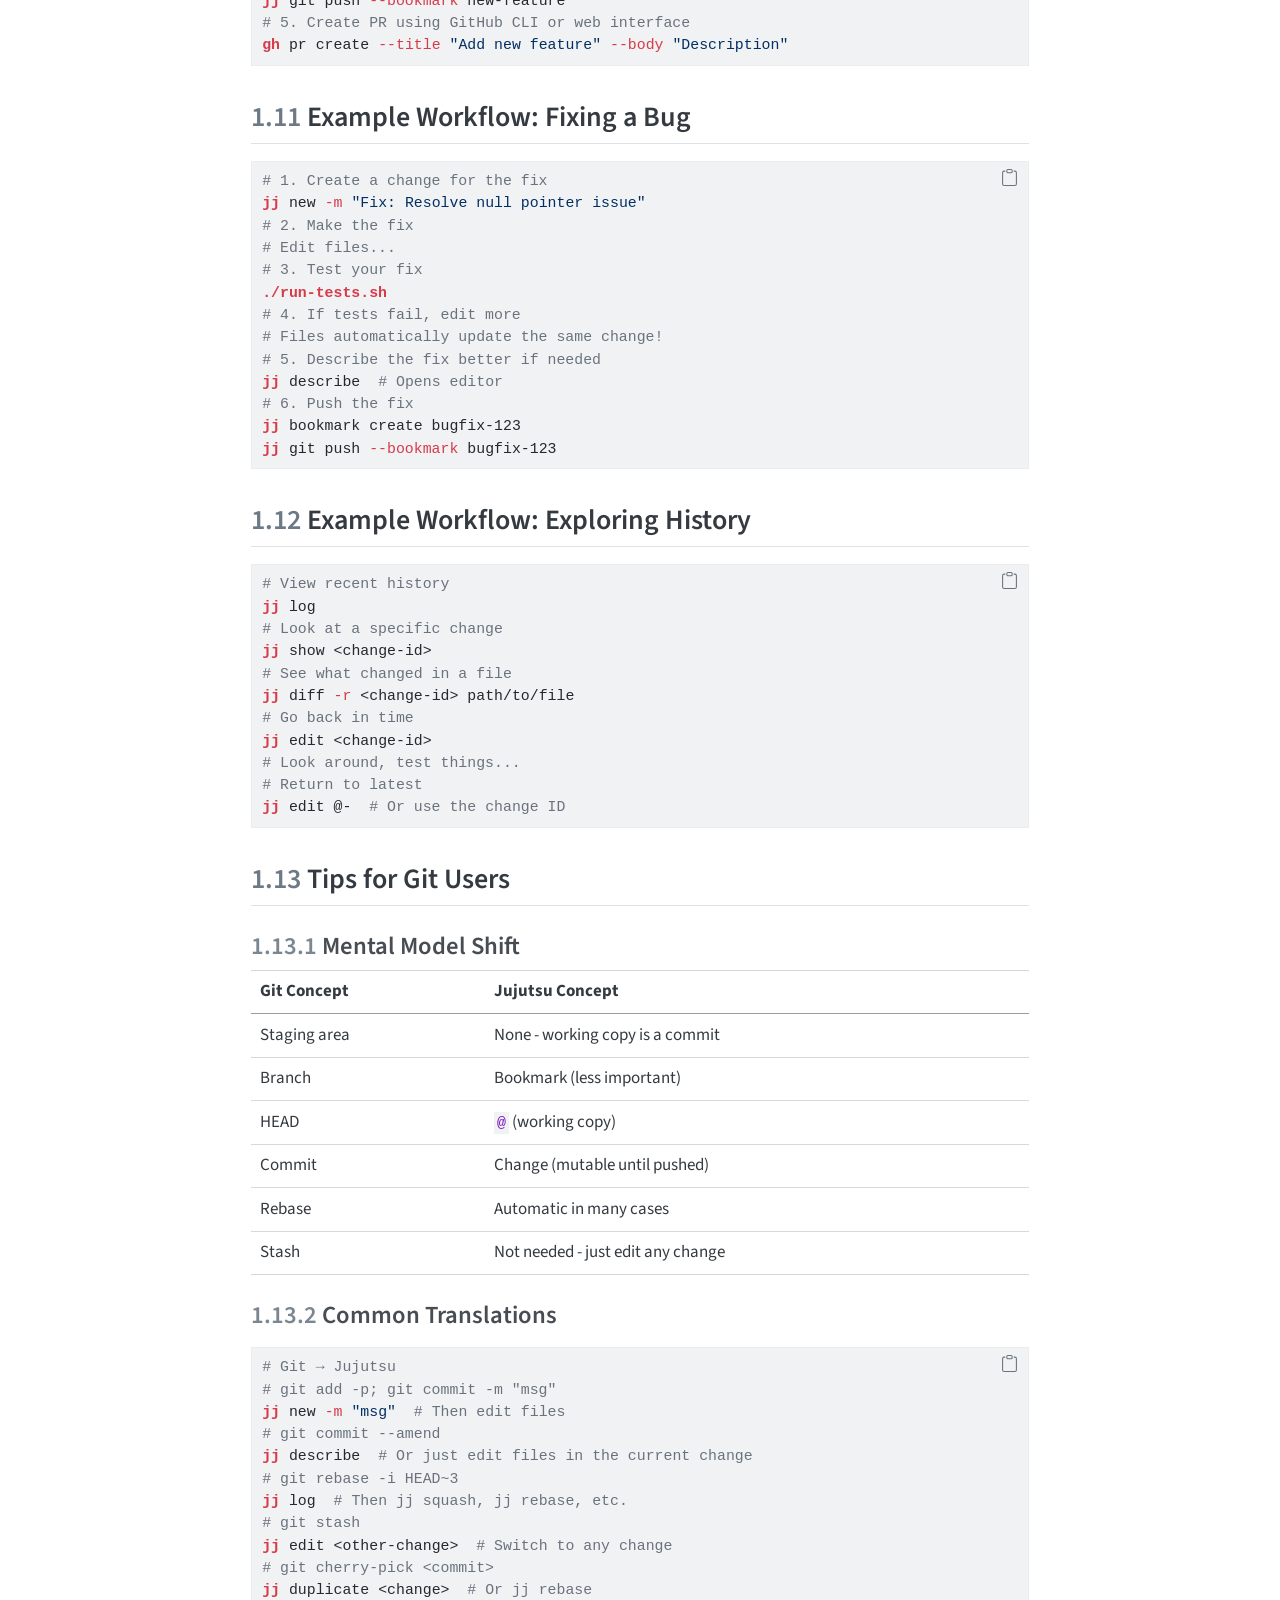
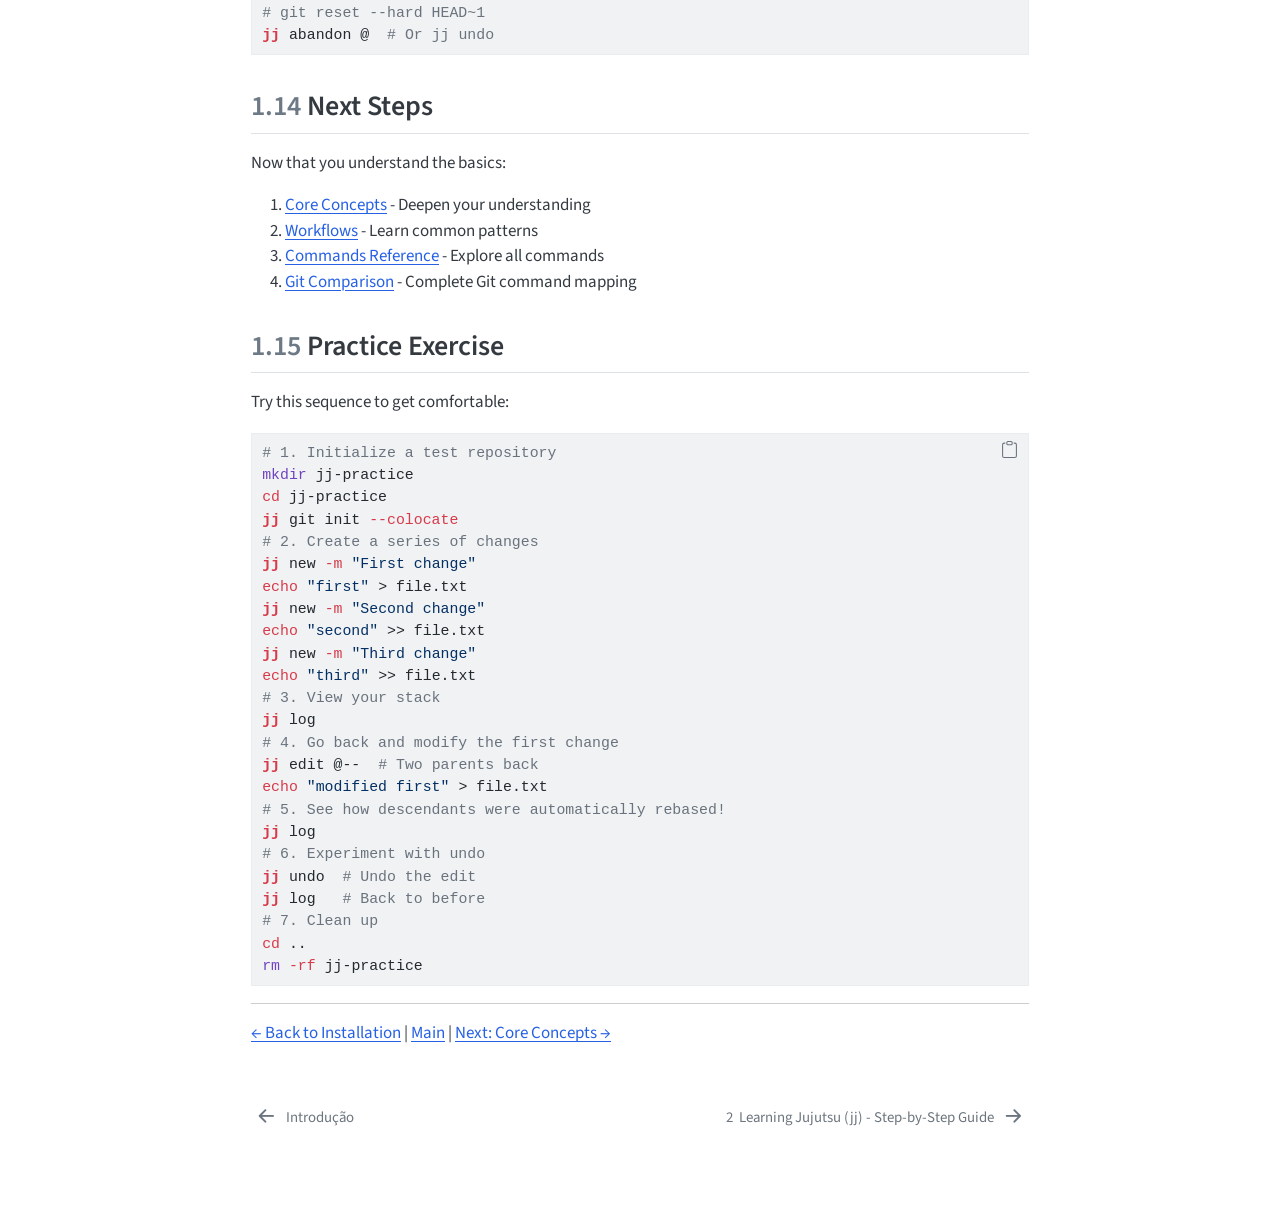
<file: topics/getting-started.html>
<!DOCTYPE html>
<html xmlns="http://www.w3.org/1999/xhtml" lang="en" xml:lang="en"><head>

<meta charset="utf-8">
<meta name="generator" content="quarto-1.10.18">

<meta name="viewport" content="width=device-width, initial-scale=1.0, user-scalable=yes">


<title>1&nbsp; Getting Started with Jujutsu – Jujutsu Book</title>
<style>
/* Default styles provided by pandoc.
** See https://pandoc.org/MANUAL.html#variables-for-html for config info.
*/
span.smallcaps{font-variant: small-caps;}
div.columns{display: flex; gap: 1.5em;}
div.column{flex: auto;}
@media screen {
div.columns{gap: min(4vw, 1.5em);}
div.column{overflow-x: auto;}
}
div.hanging-indent{margin-left: 1.5em; text-indent: -1.5em;}
ul.task-list{list-style: none;}
ul.task-list li input[type="checkbox"] {
  width: 0.8em;
  margin: 0 0.8em 0.2em -1em; /* quarto-specific, see https://github.com/quarto-dev/quarto-cli/issues/4556 */ 
  vertical-align: middle;
}
/* CSS for syntax highlighting */
html { -webkit-text-size-adjust: 100%; }
pre > code.sourceCode { white-space: pre; position: relative; }
pre > code.sourceCode > span { display: inline-block; line-height: 1.25; }
pre > code.sourceCode > span:empty { height: 1.2em; }
.sourceCode { overflow: visible; }
code.sourceCode > span { color: inherit; text-decoration: inherit; }
div.sourceCode { margin: 1em 0; }
pre.sourceCode { margin: 0; }
@media screen {
div.sourceCode { overflow: auto; }
}
@media print {
pre > code.sourceCode { white-space: pre-wrap; }
pre > code.sourceCode > span { text-indent: -5em; padding-left: 5em; }
}
pre.numberSource code
  { counter-reset: source-line 0; }
pre.numberSource code > span
  { position: relative; left: -4em; counter-increment: source-line; }
pre.numberSource code > span > a:first-child::before
  { content: counter(source-line);
    position: relative; left: -1em; text-align: right; vertical-align: baseline;
    border: none; display: inline-block;
    -webkit-touch-callout: none; -webkit-user-select: none;
    -khtml-user-select: none; -moz-user-select: none;
    -ms-user-select: none; user-select: none;
    padding: 0 4px; width: 4em;
  }
pre.numberSource { margin-left: 3em;  padding-left: 4px; }
div.sourceCode
  {   }
@media screen {
pre > code.sourceCode > span > a:first-child::before { text-decoration: underline; }
}
</style>


<script src="../site_libs/quarto-nav/quarto-nav.js"></script>
<script src="../site_libs/quarto-nav/headroom.min.js"></script>
<script src="../site_libs/clipboard/clipboard.min.js"></script>
<script src="../site_libs/quarto-search/autocomplete.umd.js"></script>
<script src="../site_libs/quarto-search/fuse.min.js"></script>
<script src="../site_libs/quarto-search/quarto-search.js"></script>
<meta name="quarto:offset" content="../">
<link href="../topics/jj-learning-path.html" rel="next">
<link href="../index.html" rel="prev">
<script src="../site_libs/quarto-html/quarto.js" type="module"></script>
<script src="../site_libs/quarto-html/tabsets/tabsets.js" type="module"></script>
<script src="../site_libs/quarto-html/popper.min.js"></script>
<script src="../site_libs/quarto-html/tippy.umd.min.js"></script>
<script src="../site_libs/quarto-html/anchor.min.js"></script>
<link href="../site_libs/quarto-html/tippy.css" rel="stylesheet">
<link href="../site_libs/quarto-html/quarto-syntax-highlighting-bb62276ab45c84d9efd712f51ff97b5a.css" rel="stylesheet" class="quarto-color-scheme" id="quarto-text-highlighting-styles">
<link href="../site_libs/quarto-html/quarto-syntax-highlighting-dark-5a1953863e1f72ef3b996ef827f01ca7.css" rel="stylesheet" class="quarto-color-scheme quarto-color-alternate" id="quarto-text-highlighting-styles">
<link href="../site_libs/quarto-html/quarto-syntax-highlighting-bb62276ab45c84d9efd712f51ff97b5a.css" rel="stylesheet" class="quarto-color-scheme-extra" id="quarto-text-highlighting-styles">
<script src="../site_libs/bootstrap/bootstrap.min.js"></script>
<link href="../site_libs/bootstrap/bootstrap-icons.css" rel="stylesheet">
<link href="../site_libs/bootstrap/bootstrap-6ae3c38a94c90849c72272a6610a6baf.min.css" rel="stylesheet" append-hash="true" class="quarto-color-scheme" id="quarto-bootstrap" data-mode="light">
<link href="../site_libs/bootstrap/bootstrap-dark-976b1ddc2b25d03e459630c0d6a8f2ef.min.css" rel="stylesheet" append-hash="true" class="quarto-color-scheme quarto-color-alternate" id="quarto-bootstrap" data-mode="dark">
<link href="../site_libs/bootstrap/bootstrap-6ae3c38a94c90849c72272a6610a6baf.min.css" rel="stylesheet" append-hash="true" class="quarto-color-scheme-extra" id="quarto-bootstrap" data-mode="light">
<script id="quarto-search-options" type="application/json">{
  "location": "sidebar",
  "copy-button": false,
  "collapse-after": 3,
  "panel-placement": "start",
  "type": "textbox",
  "limit": 50,
  "keyboard-shortcut": [
    "f",
    "/",
    "s"
  ],
  "show-item-context": false,
  "language": {
    "search-no-results-text": "No results",
    "search-matching-documents-text": "matching documents",
    "search-copy-link-title": "Copy link to search",
    "search-hide-matches-text": "Hide additional matches",
    "search-more-match-text": "more match in this document",
    "search-more-matches-text": "more matches in this document",
    "search-clear-button-title": "Clear",
    "search-text-placeholder": "",
    "search-detached-cancel-button-title": "Cancel",
    "search-submit-button-title": "Submit",
    "search-label": "Search"
  }
}</script>


</head>

<body class="nav-sidebar docked quarto-light"><script id="quarto-html-before-body" type="application/javascript">
    const toggleBodyColorMode = (bsSheetEl) => {
      const mode = bsSheetEl.getAttribute("data-mode");
      const bodyEl = window.document.querySelector("body");
      if (mode === "dark") {
        bodyEl.classList.add("quarto-dark");
        bodyEl.classList.remove("quarto-light");
      } else {
        bodyEl.classList.add("quarto-light");
        bodyEl.classList.remove("quarto-dark");
      }
    }
    const toggleBodyColorPrimary = () => {
      const bsSheetEl = window.document.querySelector("link#quarto-bootstrap:not([rel=disabled-stylesheet])");
      if (bsSheetEl) {
        toggleBodyColorMode(bsSheetEl);
      }
    }
    const setColorSchemeToggle = (alternate) => {
      const toggles = window.document.querySelectorAll('.quarto-color-scheme-toggle');
      for (let i=0; i < toggles.length; i++) {
        const toggle = toggles[i];
        if (toggle) {
          if (alternate) {
            toggle.classList.add("alternate");
          } else {
            toggle.classList.remove("alternate");
          }
        }
      }
    };
    const toggleColorMode = (alternate) => {
      // Switch the stylesheets
      const primaryStylesheets = window.document.querySelectorAll('link.quarto-color-scheme:not(.quarto-color-alternate)');
      const alternateStylesheets = window.document.querySelectorAll('link.quarto-color-scheme.quarto-color-alternate');
      manageTransitions('#quarto-margin-sidebar .nav-link', false);
      if (alternate) {
        // note: dark is layered on light, we don't disable primary!
        enableStylesheet(alternateStylesheets);
        for (const sheetNode of alternateStylesheets) {
          if (sheetNode.id === "quarto-bootstrap") {
            toggleBodyColorMode(sheetNode);
          }
        }
      } else {
        disableStylesheet(alternateStylesheets);
        enableStylesheet(primaryStylesheets)
        toggleBodyColorPrimary();
      }
      manageTransitions('#quarto-margin-sidebar .nav-link', true);
      // Switch the toggles
      setColorSchemeToggle(alternate)
      // Hack to workaround the fact that safari doesn't
      // properly recolor the scrollbar when toggling (#1455)
      if (navigator.userAgent.indexOf('Safari') > 0 && navigator.userAgent.indexOf('Chrome') == -1) {
        manageTransitions("body", false);
        window.scrollTo(0, 1);
        setTimeout(() => {
          window.scrollTo(0, 0);
          manageTransitions("body", true);
        }, 40);
      }
    }
    const disableStylesheet = (stylesheets) => {
      for (let i=0; i < stylesheets.length; i++) {
        const stylesheet = stylesheets[i];
        stylesheet.rel = 'disabled-stylesheet';
      }
    }
    const enableStylesheet = (stylesheets) => {
      for (let i=0; i < stylesheets.length; i++) {
        const stylesheet = stylesheets[i];
        if(stylesheet.rel !== 'stylesheet') { // for Chrome, which will still FOUC without this check
          stylesheet.rel = 'stylesheet';
        }
      }
    }
    const manageTransitions = (selector, allowTransitions) => {
      const els = window.document.querySelectorAll(selector);
      for (let i=0; i < els.length; i++) {
        const el = els[i];
        if (allowTransitions) {
          el.classList.remove('notransition');
        } else {
          el.classList.add('notransition');
        }
      }
    }
    const isFileUrl = () => {
      return window.location.protocol === 'file:';
    }
    const hasAlternateSentinel = () => {
      let styleSentinel = getColorSchemeSentinel();
      if (styleSentinel !== null) {
        return styleSentinel === "alternate";
      } else {
        return false;
      }
    }
    const setStyleSentinel = (alternate) => {
      const value = alternate ? "alternate" : "default";
      if (!isFileUrl()) {
        window.localStorage.setItem("quarto-color-scheme", value);
      } else {
        localAlternateSentinel = value;
      }
    }
    const getColorSchemeSentinel = () => {
      if (!isFileUrl()) {
        const storageValue = window.localStorage.getItem("quarto-color-scheme");
        return storageValue != null ? storageValue : localAlternateSentinel;
      } else {
        return localAlternateSentinel;
      }
    }
    const toggleGiscusIfUsed = (isAlternate, darkModeDefault) => {
      const baseTheme = document.querySelector('#giscus-base-theme')?.value ?? 'light';
      const alternateTheme = document.querySelector('#giscus-alt-theme')?.value ?? 'dark';
      let newTheme = '';
      if(authorPrefersDark) {
        newTheme = isAlternate ? baseTheme : alternateTheme;
      } else {
        newTheme = isAlternate ? alternateTheme : baseTheme;
      }
      const changeGiscusTheme = () => {
        // From: https://github.com/giscus/giscus/issues/336
        const sendMessage = (message) => {
          const iframe = document.querySelector('iframe.giscus-frame');
          if (!iframe) return;
          iframe.contentWindow.postMessage({ giscus: message }, 'https://giscus.app');
        }
        sendMessage({
          setConfig: {
            theme: newTheme
          }
        });
      }
      const isGiscussLoaded = window.document.querySelector('iframe.giscus-frame') !== null;
      if (isGiscussLoaded) {
        changeGiscusTheme();
      }
    };
    const authorPrefersDark = false;
    const queryPrefersDark = window.matchMedia('(prefers-color-scheme: dark)');
    const darkModeDefault = queryPrefersDark.matches;
      document.querySelector('link#quarto-text-highlighting-styles.quarto-color-scheme-extra').rel = 'disabled-stylesheet';
      document.querySelector('link#quarto-bootstrap.quarto-color-scheme-extra').rel = 'disabled-stylesheet';
    let localAlternateSentinel = darkModeDefault ? 'alternate' : 'default';
    // Dark / light mode switch
    window.quartoToggleColorScheme = () => {
      // Read the current dark / light value
      let toAlternate = !hasAlternateSentinel();
      toggleColorMode(toAlternate);
      setStyleSentinel(toAlternate);
      toggleGiscusIfUsed(toAlternate, darkModeDefault);
      window.dispatchEvent(new Event('resize'));
    };
    queryPrefersDark.addEventListener("change", e => {
      if(window.localStorage.getItem("quarto-color-scheme") !== null)
        return;
      const alternate = e.matches
      toggleColorMode(alternate);
      localAlternateSentinel = e.matches ? 'alternate' : 'default'; // this is used alongside local storage!
      toggleGiscusIfUsed(alternate, darkModeDefault);
    });
    // Switch to dark mode if need be
    if (hasAlternateSentinel()) {
      toggleColorMode(true);
    } else {
      toggleColorMode(false);
    }
  </script>

<div id="quarto-search-results"></div>
  <header id="quarto-header" class="headroom fixed-top">
  <nav class="quarto-secondary-nav">
    <div class="container-fluid d-flex">
      <button type="button" class="quarto-btn-toggle btn" data-bs-toggle="collapse" role="button" data-bs-target=".quarto-sidebar-collapse-item" aria-controls="quarto-sidebar" aria-expanded="false" aria-label="Toggle sidebar navigation" onclick="if (window.quartoToggleHeadroom) { window.quartoToggleHeadroom(); }">
        <i class="bi bi-layout-text-sidebar-reverse"></i>
      </button>
        <nav class="quarto-page-breadcrumbs" aria-label="breadcrumb"><ol class="breadcrumb"><li class="breadcrumb-item"><a href="../topics/getting-started.html"><span class="chapter-number">1</span>&nbsp; <span class="chapter-title">Getting Started with Jujutsu</span></a></li></ol></nav>
        <a class="flex-grow-1" role="navigation" data-bs-toggle="collapse" data-bs-target=".quarto-sidebar-collapse-item" aria-controls="quarto-sidebar" aria-expanded="false" aria-label="Toggle sidebar navigation" onclick="if (window.quartoToggleHeadroom) { window.quartoToggleHeadroom(); }">      
        </a>
      <button type="button" class="btn quarto-search-button" aria-label="Search" onclick="window.quartoOpenSearch();">
        <i class="bi bi-search"></i>
      </button>
    </div>
  </nav>
</header>
<!-- content -->
<div id="quarto-content" class="quarto-container page-columns page-rows-contents page-layout-article">
<!-- sidebar -->
  <nav id="quarto-sidebar" class="sidebar collapse collapse-horizontal quarto-sidebar-collapse-item sidebar-navigation docked overflow-auto">
    <div class="pt-lg-2 mt-2 text-left sidebar-header">
    <div class="sidebar-title mb-0 py-0">
      <a href="../">Jujutsu Book</a> 
        <div class="sidebar-tools-main">
    <a href="https://github.com/linduarte/jujutsu-book" title="Source Code" class="quarto-navigation-tool px-1" aria-label="Source Code"><i class="bi bi-github"></i></a>
  <a href="" class="quarto-color-scheme-toggle quarto-navigation-tool  px-1" onclick="window.quartoToggleColorScheme(); return false;" title="Toggle dark mode"><i class="bi"></i></a>
</div>
    </div>
      </div>
        <div class="mt-2 flex-shrink-0 align-items-center">
        <div class="sidebar-search">
        <div id="quarto-search" class="" title="Search"></div>
        </div>
        </div>
    <div class="sidebar-menu-container"> 
    <ul class="list-unstyled mt-1">
        <li class="sidebar-item">
  <div class="sidebar-item-container"> 
  <a href="../index.html" class="sidebar-item-text sidebar-link">
 <span class="menu-text">Introdução</span></a>
  </div>
</li>
        <li class="sidebar-item">
  <div class="sidebar-item-container"> 
  <a href="../topics/getting-started.html" class="sidebar-item-text sidebar-link active">
 <span class="menu-text"><span class="chapter-number">1</span>&nbsp; <span class="chapter-title">Getting Started with Jujutsu</span></span></a>
  </div>
</li>
        <li class="sidebar-item">
  <div class="sidebar-item-container"> 
  <a href="../topics/jj-learning-path.html" class="sidebar-item-text sidebar-link">
 <span class="menu-text"><span class="chapter-number">2</span>&nbsp; <span class="chapter-title">Learning Jujutsu (jj) - Step-by-Step Guide</span></span></a>
  </div>
</li>
        <li class="sidebar-item">
  <div class="sidebar-item-container"> 
  <a href="../topics/jj-exercises.html" class="sidebar-item-text sidebar-link">
 <span class="menu-text"><span class="chapter-number">3</span>&nbsp; <span class="chapter-title">Jujutsu (jj) Exercises - By Level</span></span></a>
  </div>
</li>
        <li class="sidebar-item">
  <div class="sidebar-item-container"> 
  <a href="../topics/jj_exerc_grok.html" class="sidebar-item-text sidebar-link">
 <span class="menu-text"><span class="chapter-number">4</span>&nbsp; <span class="chapter-title">Drill: Migrar Repositório Git Existente para jj (usando –colocate)</span></span></a>
  </div>
</li>
    </ul>
    </div>
</nav>
<div id="quarto-sidebar-glass" class="quarto-sidebar-collapse-item" data-bs-toggle="collapse" data-bs-target=".quarto-sidebar-collapse-item"></div>
<!-- margin-sidebar -->
    <div id="quarto-margin-sidebar" class="sidebar margin-sidebar">
        <nav id="TOC" role="doc-toc" class="toc-active">
    <h2 id="toc-title">Nesta página</h2>
   
  <ul>
  <li><a href="#prerequisites" id="toc-prerequisites" class="nav-link active" data-scroll-target="#prerequisites"><span class="header-section-number">1.1</span> Prerequisites</a></li>
  <li><a href="#your-first-repository" id="toc-your-first-repository" class="nav-link" data-scroll-target="#your-first-repository"><span class="header-section-number">1.2</span> Your First Repository</a>
  <ul class="collapse">
  <li><a href="#option-1-start-with-an-existing-git-repository-recommended" id="toc-option-1-start-with-an-existing-git-repository-recommended" class="nav-link" data-scroll-target="#option-1-start-with-an-existing-git-repository-recommended"><span class="header-section-number">1.2.1</span> Option 1: Start with an Existing Git Repository (Recommended)</a></li>
  <li><a href="#option-2-clone-a-git-repository" id="toc-option-2-clone-a-git-repository" class="nav-link" data-scroll-target="#option-2-clone-a-git-repository"><span class="header-section-number">1.2.2</span> Option 2: Clone a Git Repository</a></li>
  <li><a href="#option-3-create-a-new-repository" id="toc-option-3-create-a-new-repository" class="nav-link" data-scroll-target="#option-3-create-a-new-repository"><span class="header-section-number">1.2.3</span> Option 3: Create a New Repository</a></li>
  <li><a href="#option-4-pure-jj-repository-no-git" id="toc-option-4-pure-jj-repository-no-git" class="nav-link" data-scroll-target="#option-4-pure-jj-repository-no-git"><span class="header-section-number">1.2.4</span> Option 4: Pure jj Repository (No Git)</a></li>
  </ul></li>
  <li><a href="#understanding-your-repository-state" id="toc-understanding-your-repository-state" class="nav-link" data-scroll-target="#understanding-your-repository-state"><span class="header-section-number">1.3</span> Understanding Your Repository State</a>
  <ul class="collapse">
  <li><a href="#what-this-means" id="toc-what-this-means" class="nav-link" data-scroll-target="#what-this-means"><span class="header-section-number">1.3.1</span> What This Means</a></li>
  </ul></li>
  <li><a href="#your-first-change" id="toc-your-first-change" class="nav-link" data-scroll-target="#your-first-change"><span class="header-section-number">1.4</span> Your First Change</a>
  <ul class="collapse">
  <li><a href="#traditional-workflow-like-git" id="toc-traditional-workflow-like-git" class="nav-link" data-scroll-target="#traditional-workflow-like-git"><span class="header-section-number">1.4.1</span> Traditional Workflow (Like Git)</a></li>
  <li><a href="#modern-workflow-recommended" id="toc-modern-workflow-recommended" class="nav-link" data-scroll-target="#modern-workflow-recommended"><span class="header-section-number">1.4.2</span> Modern Workflow (Recommended)</a></li>
  </ul></li>
  <li><a href="#viewing-history" id="toc-viewing-history" class="nav-link" data-scroll-target="#viewing-history"><span class="header-section-number">1.5</span> Viewing History</a>
  <ul class="collapse">
  <li><a href="#understanding-the-log" id="toc-understanding-the-log" class="nav-link" data-scroll-target="#understanding-the-log"><span class="header-section-number">1.5.1</span> Understanding the Log</a></li>
  <li><a href="#customizing-log-output" id="toc-customizing-log-output" class="nav-link" data-scroll-target="#customizing-log-output"><span class="header-section-number">1.5.2</span> Customizing Log Output</a></li>
  </ul></li>
  <li><a href="#making-more-changes" id="toc-making-more-changes" class="nav-link" data-scroll-target="#making-more-changes"><span class="header-section-number">1.6</span> Making More Changes</a>
  <ul class="collapse">
  <li><a href="#linear-history" id="toc-linear-history" class="nav-link" data-scroll-target="#linear-history"><span class="header-section-number">1.6.1</span> Linear History</a></li>
  <li><a href="#parallel-changes-branching" id="toc-parallel-changes-branching" class="nav-link" data-scroll-target="#parallel-changes-branching"><span class="header-section-number">1.6.2</span> Parallel Changes (Branching)</a></li>
  </ul></li>
  <li><a href="#working-with-remotes" id="toc-working-with-remotes" class="nav-link" data-scroll-target="#working-with-remotes"><span class="header-section-number">1.7</span> Working with Remotes</a>
  <ul class="collapse">
  <li><a href="#fetching-changes" id="toc-fetching-changes" class="nav-link" data-scroll-target="#fetching-changes"><span class="header-section-number">1.7.1</span> Fetching Changes</a></li>
  <li><a href="#pushing-changes" id="toc-pushing-changes" class="nav-link" data-scroll-target="#pushing-changes"><span class="header-section-number">1.7.2</span> Pushing Changes</a></li>
  <li><a href="#tracking-remote-changes" id="toc-tracking-remote-changes" class="nav-link" data-scroll-target="#tracking-remote-changes"><span class="header-section-number">1.7.3</span> Tracking Remote Changes</a></li>
  </ul></li>
  <li><a href="#essential-commands-summary" id="toc-essential-commands-summary" class="nav-link" data-scroll-target="#essential-commands-summary"><span class="header-section-number">1.8</span> Essential Commands Summary</a></li>
  <li><a href="#common-first-time-questions" id="toc-common-first-time-questions" class="nav-link" data-scroll-target="#common-first-time-questions"><span class="header-section-number">1.9</span> Common First-Time Questions</a>
  <ul class="collapse">
  <li><a href="#q-wheres-the-staging-area" id="toc-q-wheres-the-staging-area" class="nav-link" data-scroll-target="#q-wheres-the-staging-area"><span class="header-section-number">1.9.1</span> Q: Where’s the staging area?</a></li>
  <li><a href="#q-how-do-i-commit" id="toc-q-how-do-i-commit" class="nav-link" data-scroll-target="#q-how-do-i-commit"><span class="header-section-number">1.9.2</span> Q: How do I commit?</a></li>
  <li><a href="#q-how-do-i-amend" id="toc-q-how-do-i-amend" class="nav-link" data-scroll-target="#q-how-do-i-amend"><span class="header-section-number">1.9.3</span> Q: How do I amend?</a></li>
  <li><a href="#q-what-if-i-make-a-mistake" id="toc-q-what-if-i-make-a-mistake" class="nav-link" data-scroll-target="#q-what-if-i-make-a-mistake"><span class="header-section-number">1.9.4</span> Q: What if I make a mistake?</a></li>
  <li><a href="#q-can-i-still-use-git-commands" id="toc-q-can-i-still-use-git-commands" class="nav-link" data-scroll-target="#q-can-i-still-use-git-commands"><span class="header-section-number">1.9.5</span> Q: Can I still use Git commands?</a></li>
  <li><a href="#q-how-do-i-create-a-branch" id="toc-q-how-do-i-create-a-branch" class="nav-link" data-scroll-target="#q-how-do-i-create-a-branch"><span class="header-section-number">1.9.6</span> Q: How do I create a branch?</a></li>
  </ul></li>
  <li><a href="#example-workflow-making-a-pull-request" id="toc-example-workflow-making-a-pull-request" class="nav-link" data-scroll-target="#example-workflow-making-a-pull-request"><span class="header-section-number">1.10</span> Example Workflow: Making a Pull Request</a></li>
  <li><a href="#example-workflow-fixing-a-bug" id="toc-example-workflow-fixing-a-bug" class="nav-link" data-scroll-target="#example-workflow-fixing-a-bug"><span class="header-section-number">1.11</span> Example Workflow: Fixing a Bug</a></li>
  <li><a href="#example-workflow-exploring-history" id="toc-example-workflow-exploring-history" class="nav-link" data-scroll-target="#example-workflow-exploring-history"><span class="header-section-number">1.12</span> Example Workflow: Exploring History</a></li>
  <li><a href="#tips-for-git-users" id="toc-tips-for-git-users" class="nav-link" data-scroll-target="#tips-for-git-users"><span class="header-section-number">1.13</span> Tips for Git Users</a>
  <ul class="collapse">
  <li><a href="#mental-model-shift" id="toc-mental-model-shift" class="nav-link" data-scroll-target="#mental-model-shift"><span class="header-section-number">1.13.1</span> Mental Model Shift</a></li>
  <li><a href="#common-translations" id="toc-common-translations" class="nav-link" data-scroll-target="#common-translations"><span class="header-section-number">1.13.2</span> Common Translations</a></li>
  </ul></li>
  <li><a href="#next-steps" id="toc-next-steps" class="nav-link" data-scroll-target="#next-steps"><span class="header-section-number">1.14</span> Next Steps</a></li>
  <li><a href="#practice-exercise" id="toc-practice-exercise" class="nav-link" data-scroll-target="#practice-exercise"><span class="header-section-number">1.15</span> Practice Exercise</a></li>
  </ul>
<div class="toc-actions"><ul><li><a href="https://github.com/linduarte/jujutsu-book/edit/main/topics/getting-started.md" class="toc-action"><i class="bi bi-github"></i>Edit this page</a></li><li><a href="https://github.com/linduarte/jujutsu-book/issues/new" class="toc-action"><i class="bi empty"></i>Report an issue</a></li></ul></div></nav>
    </div>
<!-- main -->
<main class="content" id="quarto-document-content">


<header id="title-block-header" class="quarto-title-block default">
<div class="quarto-title">
<h1 class="title"><span class="chapter-number">1</span>&nbsp; <span class="chapter-title">Getting Started with Jujutsu</span></h1>
</div>



<div class="quarto-title-meta">

    
  
    
  </div>
  


</header>


<p>Your first steps with Jujutsu VCS - from initialization to your first change.</p>
<section id="prerequisites" class="level2" data-number="1.1">
<h2 data-number="1.1" class="anchored" data-anchor-id="prerequisites"><span class="header-section-number">1.1</span> Prerequisites</h2>
<ul>
<li><a href="Installation.md">Jujutsu installed</a></li>
<li>Basic familiarity with version control concepts</li>
<li>Optional: Git installed (for Git interoperability)</li>
</ul>
</section>
<section id="your-first-repository" class="level2" data-number="1.2">
<h2 data-number="1.2" class="anchored" data-anchor-id="your-first-repository"><span class="header-section-number">1.2</span> Your First Repository</h2>
<section id="option-1-start-with-an-existing-git-repository-recommended" class="level3" data-number="1.2.1">
<h3 data-number="1.2.1" class="anchored" data-anchor-id="option-1-start-with-an-existing-git-repository-recommended"><span class="header-section-number">1.2.1</span> Option 1: Start with an Existing Git Repository (Recommended)</h3>
<p>The easiest way to try jj is with an existing Git repository using <strong>colocated mode</strong>:</p>
<div class="code-copy-outer-scaffold"><div class="sourceCode" id="cb1"><pre class="sourceCode bash code-with-copy"><code class="sourceCode bash"><span id="cb1-1"><a href="#cb1-1" aria-hidden="true" tabindex="-1"></a><span class="co"># Navigate to your Git repository</span></span>
<span id="cb1-2"><a href="#cb1-2" aria-hidden="true" tabindex="-1"></a><span class="bu">cd</span> /path/to/your/git/repo</span>
<span id="cb1-3"><a href="#cb1-3" aria-hidden="true" tabindex="-1"></a><span class="co"># Initialize jj in colocated mode</span></span>
<span id="cb1-4"><a href="#cb1-4" aria-hidden="true" tabindex="-1"></a><span class="ex">jj</span> git init <span class="at">--colocate</span></span>
<span id="cb1-5"><a href="#cb1-5" aria-hidden="true" tabindex="-1"></a><span class="co"># You can now use both git and jj commands!</span></span></code></pre></div><button title="Copy to Clipboard" class="code-copy-button"><i class="bi"></i></button></div>
<p>This creates a <code>.jj</code> directory alongside your <code>.git</code> directory. Both tools work on the same repository.</p>
</section>
<section id="option-2-clone-a-git-repository" class="level3" data-number="1.2.2">
<h3 data-number="1.2.2" class="anchored" data-anchor-id="option-2-clone-a-git-repository"><span class="header-section-number">1.2.2</span> Option 2: Clone a Git Repository</h3>
<div class="code-copy-outer-scaffold"><div class="sourceCode" id="cb2"><pre class="sourceCode bash code-with-copy"><code class="sourceCode bash"><span id="cb2-1"><a href="#cb2-1" aria-hidden="true" tabindex="-1"></a><span class="co"># Clone a repository with jj</span></span>
<span id="cb2-2"><a href="#cb2-2" aria-hidden="true" tabindex="-1"></a><span class="ex">jj</span> git clone <span class="at">--colocate</span> https://github.com/user/repo.git</span>
<span id="cb2-3"><a href="#cb2-3" aria-hidden="true" tabindex="-1"></a><span class="co"># Or use SSH</span></span>
<span id="cb2-4"><a href="#cb2-4" aria-hidden="true" tabindex="-1"></a><span class="ex">jj</span> git clone <span class="at">--colocate</span> git@github.com:user/repo.git</span></code></pre></div><button title="Copy to Clipboard" class="code-copy-button"><i class="bi"></i></button></div>
</section>
<section id="option-3-create-a-new-repository" class="level3" data-number="1.2.3">
<h3 data-number="1.2.3" class="anchored" data-anchor-id="option-3-create-a-new-repository"><span class="header-section-number">1.2.3</span> Option 3: Create a New Repository</h3>
<div class="code-copy-outer-scaffold"><div class="sourceCode" id="cb3"><pre class="sourceCode bash code-with-copy"><code class="sourceCode bash"><span id="cb3-1"><a href="#cb3-1" aria-hidden="true" tabindex="-1"></a><span class="co"># Create a new directory</span></span>
<span id="cb3-2"><a href="#cb3-2" aria-hidden="true" tabindex="-1"></a><span class="fu">mkdir</span> my-project</span>
<span id="cb3-3"><a href="#cb3-3" aria-hidden="true" tabindex="-1"></a><span class="bu">cd</span> my-project</span>
<span id="cb3-4"><a href="#cb3-4" aria-hidden="true" tabindex="-1"></a><span class="co"># Initialize as a jj repository with Git backend</span></span>
<span id="cb3-5"><a href="#cb3-5" aria-hidden="true" tabindex="-1"></a><span class="ex">jj</span> git init</span>
<span id="cb3-6"><a href="#cb3-6" aria-hidden="true" tabindex="-1"></a><span class="co"># Or use colocated mode (recommended)</span></span>
<span id="cb3-7"><a href="#cb3-7" aria-hidden="true" tabindex="-1"></a><span class="ex">jj</span> git init <span class="at">--colocate</span></span></code></pre></div><button title="Copy to Clipboard" class="code-copy-button"><i class="bi"></i></button></div>
</section>
<section id="option-4-pure-jj-repository-no-git" class="level3" data-number="1.2.4">
<h3 data-number="1.2.4" class="anchored" data-anchor-id="option-4-pure-jj-repository-no-git"><span class="header-section-number">1.2.4</span> Option 4: Pure jj Repository (No Git)</h3>
<div class="code-copy-outer-scaffold"><div class="sourceCode" id="cb4"><pre class="sourceCode bash code-with-copy"><code class="sourceCode bash"><span id="cb4-1"><a href="#cb4-1" aria-hidden="true" tabindex="-1"></a><span class="fu">mkdir</span> my-project</span>
<span id="cb4-2"><a href="#cb4-2" aria-hidden="true" tabindex="-1"></a><span class="bu">cd</span> my-project</span>
<span id="cb4-3"><a href="#cb4-3" aria-hidden="true" tabindex="-1"></a><span class="ex">jj</span> init</span></code></pre></div><button title="Copy to Clipboard" class="code-copy-button"><i class="bi"></i></button></div>
<p><strong>Note</strong>: Most users should use Git-backed repositories for compatibility with remotes.</p>
</section>
</section>
<section id="understanding-your-repository-state" class="level2" data-number="1.3">
<h2 data-number="1.3" class="anchored" data-anchor-id="understanding-your-repository-state"><span class="header-section-number">1.3</span> Understanding Your Repository State</h2>
<p>After initialization, check your repository status:</p>
<div class="code-copy-outer-scaffold"><div class="sourceCode" id="cb5"><pre class="sourceCode bash code-with-copy"><code class="sourceCode bash"><span id="cb5-1"><a href="#cb5-1" aria-hidden="true" tabindex="-1"></a><span class="co"># View the current state</span></span>
<span id="cb5-2"><a href="#cb5-2" aria-hidden="true" tabindex="-1"></a><span class="ex">jj</span> status</span>
<span id="cb5-3"><a href="#cb5-3" aria-hidden="true" tabindex="-1"></a><span class="co"># Example output:</span></span>
<span id="cb5-4"><a href="#cb5-4" aria-hidden="true" tabindex="-1"></a><span class="co"># Working copy : qpvuntsm 4e411c1a (empty) (no description set)</span></span>
<span id="cb5-5"><a href="#cb5-5" aria-hidden="true" tabindex="-1"></a><span class="co"># Parent commit: zzzzzzzz 00000000 (empty) (no description set)</span></span></code></pre></div><button title="Copy to Clipboard" class="code-copy-button"><i class="bi"></i></button></div>
<section id="what-this-means" class="level3" data-number="1.3.1">
<h3 data-number="1.3.1" class="anchored" data-anchor-id="what-this-means"><span class="header-section-number">1.3.1</span> What This Means</h3>
<ul>
<li><strong>Working copy</strong>: Your current working state (always a commit in jj!)</li>
<li><strong>Parent commit</strong>: The commit you’re building on</li>
<li><strong>Change ID</strong> (e.g., <code>qpvuntsm</code>): A unique identifier that persists across rebases</li>
<li><strong>Commit ID</strong> (e.g., <code>4e411c1a</code>): The actual commit hash (changes with content)</li>
</ul>
</section>
</section>
<section id="your-first-change" class="level2" data-number="1.4">
<h2 data-number="1.4" class="anchored" data-anchor-id="your-first-change"><span class="header-section-number">1.4</span> Your First Change</h2>
<section id="traditional-workflow-like-git" class="level3" data-number="1.4.1">
<h3 data-number="1.4.1" class="anchored" data-anchor-id="traditional-workflow-like-git"><span class="header-section-number">1.4.1</span> Traditional Workflow (Like Git)</h3>
<div class="code-copy-outer-scaffold"><div class="sourceCode" id="cb6"><pre class="sourceCode bash code-with-copy"><code class="sourceCode bash"><span id="cb6-1"><a href="#cb6-1" aria-hidden="true" tabindex="-1"></a><span class="co"># 1. Create a new change</span></span>
<span id="cb6-2"><a href="#cb6-2" aria-hidden="true" tabindex="-1"></a><span class="ex">jj</span> new <span class="at">-m</span> <span class="st">"Add hello world example"</span></span>
<span id="cb6-3"><a href="#cb6-3" aria-hidden="true" tabindex="-1"></a><span class="co"># 2. Edit files</span></span>
<span id="cb6-4"><a href="#cb6-4" aria-hidden="true" tabindex="-1"></a><span class="bu">echo</span> <span class="st">"print('Hello, world!')"</span> <span class="op">&gt;</span> hello.py</span>
<span id="cb6-5"><a href="#cb6-5" aria-hidden="true" tabindex="-1"></a><span class="co"># 3. Check status</span></span>
<span id="cb6-6"><a href="#cb6-6" aria-hidden="true" tabindex="-1"></a><span class="ex">jj</span> status</span>
<span id="cb6-7"><a href="#cb6-7" aria-hidden="true" tabindex="-1"></a><span class="co"># Output shows hello.py as added</span></span>
<span id="cb6-8"><a href="#cb6-8" aria-hidden="true" tabindex="-1"></a><span class="co"># 4. View what changed</span></span>
<span id="cb6-9"><a href="#cb6-9" aria-hidden="true" tabindex="-1"></a><span class="ex">jj</span> diff</span>
<span id="cb6-10"><a href="#cb6-10" aria-hidden="true" tabindex="-1"></a><span class="co"># 5. Squash changes into the current change</span></span>
<span id="cb6-11"><a href="#cb6-11" aria-hidden="true" tabindex="-1"></a><span class="ex">jj</span> squash</span></code></pre></div><button title="Copy to Clipboard" class="code-copy-button"><i class="bi"></i></button></div>
</section>
<section id="modern-workflow-recommended" class="level3" data-number="1.4.2">
<h3 data-number="1.4.2" class="anchored" data-anchor-id="modern-workflow-recommended"><span class="header-section-number">1.4.2</span> Modern Workflow (Recommended)</h3>
<p>In jj, you can describe what you’re going to do first:</p>
<div class="code-copy-outer-scaffold"><div class="sourceCode" id="cb7"><pre class="sourceCode bash code-with-copy"><code class="sourceCode bash"><span id="cb7-1"><a href="#cb7-1" aria-hidden="true" tabindex="-1"></a><span class="co"># 1. Create a new change with description</span></span>
<span id="cb7-2"><a href="#cb7-2" aria-hidden="true" tabindex="-1"></a><span class="ex">jj</span> new <span class="at">-m</span> <span class="st">"Add hello world example"</span></span>
<span id="cb7-3"><a href="#cb7-3" aria-hidden="true" tabindex="-1"></a><span class="co"># 2. Make your changes</span></span>
<span id="cb7-4"><a href="#cb7-4" aria-hidden="true" tabindex="-1"></a><span class="bu">echo</span> <span class="st">"print('Hello, world!')"</span> <span class="op">&gt;</span> hello.py</span>
<span id="cb7-5"><a href="#cb7-5" aria-hidden="true" tabindex="-1"></a><span class="co"># 3. The changes are automatically in the current change!</span></span>
<span id="cb7-6"><a href="#cb7-6" aria-hidden="true" tabindex="-1"></a><span class="ex">jj</span> status  <span class="co"># Shows changes in current commit</span></span>
<span id="cb7-7"><a href="#cb7-7" aria-hidden="true" tabindex="-1"></a><span class="co"># 4. Continue to next change</span></span>
<span id="cb7-8"><a href="#cb7-8" aria-hidden="true" tabindex="-1"></a><span class="ex">jj</span> new <span class="at">-m</span> <span class="st">"Add README"</span></span>
<span id="cb7-9"><a href="#cb7-9" aria-hidden="true" tabindex="-1"></a><span class="bu">echo</span> <span class="st">"# My Project"</span> <span class="op">&gt;</span> README.md</span></code></pre></div><button title="Copy to Clipboard" class="code-copy-button"><i class="bi"></i></button></div>
<p><strong>Key Insight</strong>: Your working directory is always a commit. No need to “stage” changes!</p>
</section>
</section>
<section id="viewing-history" class="level2" data-number="1.5">
<h2 data-number="1.5" class="anchored" data-anchor-id="viewing-history"><span class="header-section-number">1.5</span> Viewing History</h2>
<div class="code-copy-outer-scaffold"><div class="sourceCode" id="cb8"><pre class="sourceCode bash code-with-copy"><code class="sourceCode bash"><span id="cb8-1"><a href="#cb8-1" aria-hidden="true" tabindex="-1"></a><span class="co"># View commit history</span></span>
<span id="cb8-2"><a href="#cb8-2" aria-hidden="true" tabindex="-1"></a><span class="ex">jj</span> log</span>
<span id="cb8-3"><a href="#cb8-3" aria-hidden="true" tabindex="-1"></a><span class="co"># Example output:</span></span>
<span id="cb8-4"><a href="#cb8-4" aria-hidden="true" tabindex="-1"></a><span class="co"># @  qpvuntsm ben@example.com 2025-10-15 10:23:45 4e411c1a</span></span>
<span id="cb8-5"><a href="#cb8-5" aria-hidden="true" tabindex="-1"></a><span class="co"># │  Add hello world example</span></span>
<span id="cb8-6"><a href="#cb8-6" aria-hidden="true" tabindex="-1"></a><span class="co"># ◉  zzzzzzzz root() 00000000</span></span>
<span id="cb8-7"><a href="#cb8-7" aria-hidden="true" tabindex="-1"></a><span class="co">#    (empty) (no description set)</span></span></code></pre></div><button title="Copy to Clipboard" class="code-copy-button"><i class="bi"></i></button></div>
<section id="understanding-the-log" class="level3" data-number="1.5.1">
<h3 data-number="1.5.1" class="anchored" data-anchor-id="understanding-the-log"><span class="header-section-number">1.5.1</span> Understanding the Log</h3>
<ul>
<li><code>@</code> - Your current working copy</li>
<li><code>◉</code> - Other commits</li>
<li><code>│</code> - Ancestry lines</li>
<li>Change IDs and commit IDs</li>
<li>Author, timestamp, and description</li>
</ul>
</section>
<section id="customizing-log-output" class="level3" data-number="1.5.2">
<h3 data-number="1.5.2" class="anchored" data-anchor-id="customizing-log-output"><span class="header-section-number">1.5.2</span> Customizing Log Output</h3>
<div class="code-copy-outer-scaffold"><div class="sourceCode" id="cb9"><pre class="sourceCode bash code-with-copy"><code class="sourceCode bash"><span id="cb9-1"><a href="#cb9-1" aria-hidden="true" tabindex="-1"></a><span class="co"># Show more commits</span></span>
<span id="cb9-2"><a href="#cb9-2" aria-hidden="true" tabindex="-1"></a><span class="ex">jj</span> log <span class="at">-r</span> <span class="st">'all()'</span></span>
<span id="cb9-3"><a href="#cb9-3" aria-hidden="true" tabindex="-1"></a><span class="co"># Show specific range</span></span>
<span id="cb9-4"><a href="#cb9-4" aria-hidden="true" tabindex="-1"></a><span class="ex">jj</span> log <span class="at">-r</span> <span class="st">'main@origin..'</span></span>
<span id="cb9-5"><a href="#cb9-5" aria-hidden="true" tabindex="-1"></a><span class="co"># Compact format</span></span>
<span id="cb9-6"><a href="#cb9-6" aria-hidden="true" tabindex="-1"></a><span class="ex">jj</span> log <span class="at">--no-graph</span></span>
<span id="cb9-7"><a href="#cb9-7" aria-hidden="true" tabindex="-1"></a><span class="co"># More details</span></span>
<span id="cb9-8"><a href="#cb9-8" aria-hidden="true" tabindex="-1"></a><span class="ex">jj</span> show</span></code></pre></div><button title="Copy to Clipboard" class="code-copy-button"><i class="bi"></i></button></div>
</section>
</section>
<section id="making-more-changes" class="level2" data-number="1.6">
<h2 data-number="1.6" class="anchored" data-anchor-id="making-more-changes"><span class="header-section-number">1.6</span> Making More Changes</h2>
<section id="linear-history" class="level3" data-number="1.6.1">
<h3 data-number="1.6.1" class="anchored" data-anchor-id="linear-history"><span class="header-section-number">1.6.1</span> Linear History</h3>
<div class="code-copy-outer-scaffold"><div class="sourceCode" id="cb10"><pre class="sourceCode bash code-with-copy"><code class="sourceCode bash"><span id="cb10-1"><a href="#cb10-1" aria-hidden="true" tabindex="-1"></a><span class="co"># Create a change</span></span>
<span id="cb10-2"><a href="#cb10-2" aria-hidden="true" tabindex="-1"></a><span class="ex">jj</span> new <span class="at">-m</span> <span class="st">"Add feature A"</span></span>
<span id="cb10-3"><a href="#cb10-3" aria-hidden="true" tabindex="-1"></a><span class="co"># Edit files...</span></span>
<span id="cb10-4"><a href="#cb10-4" aria-hidden="true" tabindex="-1"></a><span class="co"># Create another change on top</span></span>
<span id="cb10-5"><a href="#cb10-5" aria-hidden="true" tabindex="-1"></a><span class="ex">jj</span> new <span class="at">-m</span> <span class="st">"Add feature B"</span></span>
<span id="cb10-6"><a href="#cb10-6" aria-hidden="true" tabindex="-1"></a><span class="co"># Edit files...</span></span>
<span id="cb10-7"><a href="#cb10-7" aria-hidden="true" tabindex="-1"></a><span class="co"># View the stack</span></span>
<span id="cb10-8"><a href="#cb10-8" aria-hidden="true" tabindex="-1"></a><span class="ex">jj</span> log</span></code></pre></div><button title="Copy to Clipboard" class="code-copy-button"><i class="bi"></i></button></div>
</section>
<section id="parallel-changes-branching" class="level3" data-number="1.6.2">
<h3 data-number="1.6.2" class="anchored" data-anchor-id="parallel-changes-branching"><span class="header-section-number">1.6.2</span> Parallel Changes (Branching)</h3>
<div class="code-copy-outer-scaffold"><div class="sourceCode" id="cb11"><pre class="sourceCode bash code-with-copy"><code class="sourceCode bash"><span id="cb11-1"><a href="#cb11-1" aria-hidden="true" tabindex="-1"></a><span class="co"># Go back to a previous change</span></span>
<span id="cb11-2"><a href="#cb11-2" aria-hidden="true" tabindex="-1"></a><span class="ex">jj</span> edit @-  <span class="co"># Or use a change ID</span></span>
<span id="cb11-3"><a href="#cb11-3" aria-hidden="true" tabindex="-1"></a><span class="co"># Create a new change from here</span></span>
<span id="cb11-4"><a href="#cb11-4" aria-hidden="true" tabindex="-1"></a><span class="ex">jj</span> new <span class="at">-m</span> <span class="st">"Alternative approach"</span></span>
<span id="cb11-5"><a href="#cb11-5" aria-hidden="true" tabindex="-1"></a><span class="co"># Edit files...</span></span>
<span id="cb11-6"><a href="#cb11-6" aria-hidden="true" tabindex="-1"></a><span class="co"># You now have parallel changes!</span></span>
<span id="cb11-7"><a href="#cb11-7" aria-hidden="true" tabindex="-1"></a><span class="ex">jj</span> log  <span class="co"># Shows the branch</span></span></code></pre></div><button title="Copy to Clipboard" class="code-copy-button"><i class="bi"></i></button></div>
</section>
</section>
<section id="working-with-remotes" class="level2" data-number="1.7">
<h2 data-number="1.7" class="anchored" data-anchor-id="working-with-remotes"><span class="header-section-number">1.7</span> Working with Remotes</h2>
<section id="fetching-changes" class="level3" data-number="1.7.1">
<h3 data-number="1.7.1" class="anchored" data-anchor-id="fetching-changes"><span class="header-section-number">1.7.1</span> Fetching Changes</h3>
<div class="code-copy-outer-scaffold"><div class="sourceCode" id="cb12"><pre class="sourceCode bash code-with-copy"><code class="sourceCode bash"><span id="cb12-1"><a href="#cb12-1" aria-hidden="true" tabindex="-1"></a><span class="co"># Fetch from the default remote</span></span>
<span id="cb12-2"><a href="#cb12-2" aria-hidden="true" tabindex="-1"></a><span class="ex">jj</span> git fetch</span>
<span id="cb12-3"><a href="#cb12-3" aria-hidden="true" tabindex="-1"></a><span class="co"># Fetch from a specific remote</span></span>
<span id="cb12-4"><a href="#cb12-4" aria-hidden="true" tabindex="-1"></a><span class="ex">jj</span> git fetch <span class="at">--remote</span> origin</span>
<span id="cb12-5"><a href="#cb12-5" aria-hidden="true" tabindex="-1"></a><span class="co"># Fetch all remotes</span></span>
<span id="cb12-6"><a href="#cb12-6" aria-hidden="true" tabindex="-1"></a><span class="ex">jj</span> git fetch <span class="at">--all-remotes</span></span></code></pre></div><button title="Copy to Clipboard" class="code-copy-button"><i class="bi"></i></button></div>
</section>
<section id="pushing-changes" class="level3" data-number="1.7.2">
<h3 data-number="1.7.2" class="anchored" data-anchor-id="pushing-changes"><span class="header-section-number">1.7.2</span> Pushing Changes</h3>
<div class="code-copy-outer-scaffold"><div class="sourceCode" id="cb13"><pre class="sourceCode bash code-with-copy"><code class="sourceCode bash"><span id="cb13-1"><a href="#cb13-1" aria-hidden="true" tabindex="-1"></a><span class="co"># Create a bookmark (like a Git branch)</span></span>
<span id="cb13-2"><a href="#cb13-2" aria-hidden="true" tabindex="-1"></a><span class="ex">jj</span> bookmark create my-feature</span>
<span id="cb13-3"><a href="#cb13-3" aria-hidden="true" tabindex="-1"></a><span class="co"># Push the bookmark</span></span>
<span id="cb13-4"><a href="#cb13-4" aria-hidden="true" tabindex="-1"></a><span class="ex">jj</span> git push <span class="at">--bookmark</span> my-feature</span>
<span id="cb13-5"><a href="#cb13-5" aria-hidden="true" tabindex="-1"></a><span class="co"># Or push all bookmarks</span></span>
<span id="cb13-6"><a href="#cb13-6" aria-hidden="true" tabindex="-1"></a><span class="ex">jj</span> git push <span class="at">--all</span></span></code></pre></div><button title="Copy to Clipboard" class="code-copy-button"><i class="bi"></i></button></div>
</section>
<section id="tracking-remote-changes" class="level3" data-number="1.7.3">
<h3 data-number="1.7.3" class="anchored" data-anchor-id="tracking-remote-changes"><span class="header-section-number">1.7.3</span> Tracking Remote Changes</h3>
<div class="code-copy-outer-scaffold"><div class="sourceCode" id="cb14"><pre class="sourceCode bash code-with-copy"><code class="sourceCode bash"><span id="cb14-1"><a href="#cb14-1" aria-hidden="true" tabindex="-1"></a><span class="co"># See remote bookmarks</span></span>
<span id="cb14-2"><a href="#cb14-2" aria-hidden="true" tabindex="-1"></a><span class="ex">jj</span> bookmark list <span class="at">--all</span></span>
<span id="cb14-3"><a href="#cb14-3" aria-hidden="true" tabindex="-1"></a><span class="co"># Track a remote bookmark</span></span>
<span id="cb14-4"><a href="#cb14-4" aria-hidden="true" tabindex="-1"></a><span class="ex">jj</span> bookmark track main@origin</span>
<span id="cb14-5"><a href="#cb14-5" aria-hidden="true" tabindex="-1"></a><span class="co"># Rebase onto latest main</span></span>
<span id="cb14-6"><a href="#cb14-6" aria-hidden="true" tabindex="-1"></a><span class="ex">jj</span> rebase <span class="at">-d</span> main@origin</span></code></pre></div><button title="Copy to Clipboard" class="code-copy-button"><i class="bi"></i></button></div>
</section>
</section>
<section id="essential-commands-summary" class="level2" data-number="1.8">
<h2 data-number="1.8" class="anchored" data-anchor-id="essential-commands-summary"><span class="header-section-number">1.8</span> Essential Commands Summary</h2>
<table class="caption-top table">
<thead>
<tr class="header">
<th>Command</th>
<th>Purpose</th>
</tr>
</thead>
<tbody>
<tr class="odd">
<td><code>jj status</code></td>
<td>Show working copy status</td>
</tr>
<tr class="even">
<td><code>jj log</code></td>
<td>View commit history</td>
</tr>
<tr class="odd">
<td><code>jj new -m "msg"</code></td>
<td>Create new change with description</td>
</tr>
<tr class="even">
<td><code>jj edit &lt;rev&gt;</code></td>
<td>Switch to a different change</td>
</tr>
<tr class="odd">
<td><code>jj diff</code></td>
<td>Show changes in working copy</td>
</tr>
<tr class="even">
<td><code>jj show</code></td>
<td>Show details of current change</td>
</tr>
<tr class="odd">
<td><code>jj squash</code></td>
<td>Move changes into parent</td>
</tr>
<tr class="even">
<td><code>jj describe</code></td>
<td>Edit change description</td>
</tr>
<tr class="odd">
<td><code>jj undo</code></td>
<td>Undo last operation</td>
</tr>
</tbody>
</table>
</section>
<section id="common-first-time-questions" class="level2" data-number="1.9">
<h2 data-number="1.9" class="anchored" data-anchor-id="common-first-time-questions"><span class="header-section-number">1.9</span> Common First-Time Questions</h2>
<section id="q-wheres-the-staging-area" class="level3" data-number="1.9.1">
<h3 data-number="1.9.1" class="anchored" data-anchor-id="q-wheres-the-staging-area"><span class="header-section-number">1.9.1</span> Q: Where’s the staging area?</h3>
<p><strong>A</strong>: There isn’t one! Your working directory is always a commit. Changes are automatically tracked.</p>
</section>
<section id="q-how-do-i-commit" class="level3" data-number="1.9.2">
<h3 data-number="1.9.2" class="anchored" data-anchor-id="q-how-do-i-commit"><span class="header-section-number">1.9.2</span> Q: How do I commit?</h3>
<p><strong>A</strong>: You don’t “commit” in the Git sense. Instead: 1. Create a new change with <code>jj new -m "description"</code> 2. Make your edits 3. The changes are already in that change!</p>
</section>
<section id="q-how-do-i-amend" class="level3" data-number="1.9.3">
<h3 data-number="1.9.3" class="anchored" data-anchor-id="q-how-do-i-amend"><span class="header-section-number">1.9.3</span> Q: How do I amend?</h3>
<p><strong>A</strong>: Just edit the change you want to modify:</p>
<div class="code-copy-outer-scaffold"><div class="sourceCode" id="cb15"><pre class="sourceCode bash code-with-copy"><code class="sourceCode bash"><span id="cb15-1"><a href="#cb15-1" aria-hidden="true" tabindex="-1"></a><span class="ex">jj</span> edit <span class="op">&lt;</span>change-id<span class="op">&gt;</span>  <span class="co"># Switch to the change</span></span>
<span id="cb15-2"><a href="#cb15-2" aria-hidden="true" tabindex="-1"></a><span class="co"># Make edits...</span></span>
<span id="cb15-3"><a href="#cb15-3" aria-hidden="true" tabindex="-1"></a><span class="co"># They're automatically in that change!</span></span></code></pre></div><button title="Copy to Clipboard" class="code-copy-button"><i class="bi"></i></button></div>
</section>
<section id="q-what-if-i-make-a-mistake" class="level3" data-number="1.9.4">
<h3 data-number="1.9.4" class="anchored" data-anchor-id="q-what-if-i-make-a-mistake"><span class="header-section-number">1.9.4</span> Q: What if I make a mistake?</h3>
<p><strong>A</strong>: Use <code>jj undo</code>! It undoes the last operation. You can undo multiple times.</p>
<div class="code-copy-outer-scaffold"><div class="sourceCode" id="cb16"><pre class="sourceCode bash code-with-copy"><code class="sourceCode bash"><span id="cb16-1"><a href="#cb16-1" aria-hidden="true" tabindex="-1"></a><span class="ex">jj</span> undo  <span class="co"># Undo last operation</span></span>
<span id="cb16-2"><a href="#cb16-2" aria-hidden="true" tabindex="-1"></a><span class="ex">jj</span> undo  <span class="co"># Undo the one before that</span></span></code></pre></div><button title="Copy to Clipboard" class="code-copy-button"><i class="bi"></i></button></div>
</section>
<section id="q-can-i-still-use-git-commands" class="level3" data-number="1.9.5">
<h3 data-number="1.9.5" class="anchored" data-anchor-id="q-can-i-still-use-git-commands"><span class="header-section-number">1.9.5</span> Q: Can I still use Git commands?</h3>
<p><strong>A</strong>: Yes! In colocated mode, you can use both:</p>
<div class="code-copy-outer-scaffold"><div class="sourceCode" id="cb17"><pre class="sourceCode bash code-with-copy"><code class="sourceCode bash"><span id="cb17-1"><a href="#cb17-1" aria-hidden="true" tabindex="-1"></a><span class="fu">git</span> status  <span class="co"># Works!</span></span>
<span id="cb17-2"><a href="#cb17-2" aria-hidden="true" tabindex="-1"></a><span class="ex">jj</span> status   <span class="co"># Also works!</span></span></code></pre></div><button title="Copy to Clipboard" class="code-copy-button"><i class="bi"></i></button></div>
<p>However, prefer <code>jj</code> commands for making changes to avoid confusion.</p>
</section>
<section id="q-how-do-i-create-a-branch" class="level3" data-number="1.9.6">
<h3 data-number="1.9.6" class="anchored" data-anchor-id="q-how-do-i-create-a-branch"><span class="header-section-number">1.9.6</span> Q: How do I create a branch?</h3>
<p><strong>A</strong>: In jj, they’re called “bookmarks”:</p>
<div class="code-copy-outer-scaffold"><div class="sourceCode" id="cb18"><pre class="sourceCode bash code-with-copy"><code class="sourceCode bash"><span id="cb18-1"><a href="#cb18-1" aria-hidden="true" tabindex="-1"></a><span class="ex">jj</span> bookmark create feature-name</span>
<span id="cb18-2"><a href="#cb18-2" aria-hidden="true" tabindex="-1"></a><span class="ex">jj</span> bookmark list  <span class="co"># See all bookmarks</span></span></code></pre></div><button title="Copy to Clipboard" class="code-copy-button"><i class="bi"></i></button></div>
</section>
</section>
<section id="example-workflow-making-a-pull-request" class="level2" data-number="1.10">
<h2 data-number="1.10" class="anchored" data-anchor-id="example-workflow-making-a-pull-request"><span class="header-section-number">1.10</span> Example Workflow: Making a Pull Request</h2>
<div class="code-copy-outer-scaffold"><div class="sourceCode" id="cb19"><pre class="sourceCode bash code-with-copy"><code class="sourceCode bash"><span id="cb19-1"><a href="#cb19-1" aria-hidden="true" tabindex="-1"></a><span class="co"># 1. Start fresh from main</span></span>
<span id="cb19-2"><a href="#cb19-2" aria-hidden="true" tabindex="-1"></a><span class="ex">jj</span> git fetch</span>
<span id="cb19-3"><a href="#cb19-3" aria-hidden="true" tabindex="-1"></a><span class="ex">jj</span> new main@origin <span class="at">-m</span> <span class="st">"Add new feature"</span></span>
<span id="cb19-4"><a href="#cb19-4" aria-hidden="true" tabindex="-1"></a><span class="co"># 2. Make changes</span></span>
<span id="cb19-5"><a href="#cb19-5" aria-hidden="true" tabindex="-1"></a><span class="bu">echo</span> <span class="st">"new feature"</span> <span class="op">&gt;</span> feature.txt</span>
<span id="cb19-6"><a href="#cb19-6" aria-hidden="true" tabindex="-1"></a><span class="co"># 3. Create a bookmark for PR</span></span>
<span id="cb19-7"><a href="#cb19-7" aria-hidden="true" tabindex="-1"></a><span class="ex">jj</span> bookmark create new-feature</span>
<span id="cb19-8"><a href="#cb19-8" aria-hidden="true" tabindex="-1"></a><span class="co"># 4. Push to remote</span></span>
<span id="cb19-9"><a href="#cb19-9" aria-hidden="true" tabindex="-1"></a><span class="ex">jj</span> git push <span class="at">--bookmark</span> new-feature</span>
<span id="cb19-10"><a href="#cb19-10" aria-hidden="true" tabindex="-1"></a><span class="co"># 5. Create PR using GitHub CLI or web interface</span></span>
<span id="cb19-11"><a href="#cb19-11" aria-hidden="true" tabindex="-1"></a><span class="ex">gh</span> pr create <span class="at">--title</span> <span class="st">"Add new feature"</span> <span class="at">--body</span> <span class="st">"Description"</span></span></code></pre></div><button title="Copy to Clipboard" class="code-copy-button"><i class="bi"></i></button></div>
</section>
<section id="example-workflow-fixing-a-bug" class="level2" data-number="1.11">
<h2 data-number="1.11" class="anchored" data-anchor-id="example-workflow-fixing-a-bug"><span class="header-section-number">1.11</span> Example Workflow: Fixing a Bug</h2>
<div class="code-copy-outer-scaffold"><div class="sourceCode" id="cb20"><pre class="sourceCode bash code-with-copy"><code class="sourceCode bash"><span id="cb20-1"><a href="#cb20-1" aria-hidden="true" tabindex="-1"></a><span class="co"># 1. Create a change for the fix</span></span>
<span id="cb20-2"><a href="#cb20-2" aria-hidden="true" tabindex="-1"></a><span class="ex">jj</span> new <span class="at">-m</span> <span class="st">"Fix: Resolve null pointer issue"</span></span>
<span id="cb20-3"><a href="#cb20-3" aria-hidden="true" tabindex="-1"></a><span class="co"># 2. Make the fix</span></span>
<span id="cb20-4"><a href="#cb20-4" aria-hidden="true" tabindex="-1"></a><span class="co"># Edit files...</span></span>
<span id="cb20-5"><a href="#cb20-5" aria-hidden="true" tabindex="-1"></a><span class="co"># 3. Test your fix</span></span>
<span id="cb20-6"><a href="#cb20-6" aria-hidden="true" tabindex="-1"></a><span class="ex">./run-tests.sh</span></span>
<span id="cb20-7"><a href="#cb20-7" aria-hidden="true" tabindex="-1"></a><span class="co"># 4. If tests fail, edit more</span></span>
<span id="cb20-8"><a href="#cb20-8" aria-hidden="true" tabindex="-1"></a><span class="co"># Files automatically update the same change!</span></span>
<span id="cb20-9"><a href="#cb20-9" aria-hidden="true" tabindex="-1"></a><span class="co"># 5. Describe the fix better if needed</span></span>
<span id="cb20-10"><a href="#cb20-10" aria-hidden="true" tabindex="-1"></a><span class="ex">jj</span> describe  <span class="co"># Opens editor</span></span>
<span id="cb20-11"><a href="#cb20-11" aria-hidden="true" tabindex="-1"></a><span class="co"># 6. Push the fix</span></span>
<span id="cb20-12"><a href="#cb20-12" aria-hidden="true" tabindex="-1"></a><span class="ex">jj</span> bookmark create bugfix-123</span>
<span id="cb20-13"><a href="#cb20-13" aria-hidden="true" tabindex="-1"></a><span class="ex">jj</span> git push <span class="at">--bookmark</span> bugfix-123</span></code></pre></div><button title="Copy to Clipboard" class="code-copy-button"><i class="bi"></i></button></div>
</section>
<section id="example-workflow-exploring-history" class="level2" data-number="1.12">
<h2 data-number="1.12" class="anchored" data-anchor-id="example-workflow-exploring-history"><span class="header-section-number">1.12</span> Example Workflow: Exploring History</h2>
<div class="code-copy-outer-scaffold"><div class="sourceCode" id="cb21"><pre class="sourceCode bash code-with-copy"><code class="sourceCode bash"><span id="cb21-1"><a href="#cb21-1" aria-hidden="true" tabindex="-1"></a><span class="co"># View recent history</span></span>
<span id="cb21-2"><a href="#cb21-2" aria-hidden="true" tabindex="-1"></a><span class="ex">jj</span> log</span>
<span id="cb21-3"><a href="#cb21-3" aria-hidden="true" tabindex="-1"></a><span class="co"># Look at a specific change</span></span>
<span id="cb21-4"><a href="#cb21-4" aria-hidden="true" tabindex="-1"></a><span class="ex">jj</span> show <span class="op">&lt;</span>change-id<span class="op">&gt;</span></span>
<span id="cb21-5"><a href="#cb21-5" aria-hidden="true" tabindex="-1"></a><span class="co"># See what changed in a file</span></span>
<span id="cb21-6"><a href="#cb21-6" aria-hidden="true" tabindex="-1"></a><span class="ex">jj</span> diff <span class="at">-r</span> <span class="op">&lt;</span>change-id<span class="op">&gt;</span> path/to/file</span>
<span id="cb21-7"><a href="#cb21-7" aria-hidden="true" tabindex="-1"></a><span class="co"># Go back in time</span></span>
<span id="cb21-8"><a href="#cb21-8" aria-hidden="true" tabindex="-1"></a><span class="ex">jj</span> edit <span class="op">&lt;</span>change-id<span class="op">&gt;</span></span>
<span id="cb21-9"><a href="#cb21-9" aria-hidden="true" tabindex="-1"></a><span class="co"># Look around, test things...</span></span>
<span id="cb21-10"><a href="#cb21-10" aria-hidden="true" tabindex="-1"></a><span class="co"># Return to latest</span></span>
<span id="cb21-11"><a href="#cb21-11" aria-hidden="true" tabindex="-1"></a><span class="ex">jj</span> edit @-  <span class="co"># Or use the change ID</span></span></code></pre></div><button title="Copy to Clipboard" class="code-copy-button"><i class="bi"></i></button></div>
</section>
<section id="tips-for-git-users" class="level2" data-number="1.13">
<h2 data-number="1.13" class="anchored" data-anchor-id="tips-for-git-users"><span class="header-section-number">1.13</span> Tips for Git Users</h2>
<section id="mental-model-shift" class="level3" data-number="1.13.1">
<h3 data-number="1.13.1" class="anchored" data-anchor-id="mental-model-shift"><span class="header-section-number">1.13.1</span> Mental Model Shift</h3>
<table class="caption-top table">
<thead>
<tr class="header">
<th>Git Concept</th>
<th>Jujutsu Concept</th>
</tr>
</thead>
<tbody>
<tr class="odd">
<td>Staging area</td>
<td>None - working copy is a commit</td>
</tr>
<tr class="even">
<td>Branch</td>
<td>Bookmark (less important)</td>
</tr>
<tr class="odd">
<td>HEAD</td>
<td><code>@</code> (working copy)</td>
</tr>
<tr class="even">
<td>Commit</td>
<td>Change (mutable until pushed)</td>
</tr>
<tr class="odd">
<td>Rebase</td>
<td>Automatic in many cases</td>
</tr>
<tr class="even">
<td>Stash</td>
<td>Not needed - just edit any change</td>
</tr>
</tbody>
</table>
</section>
<section id="common-translations" class="level3" data-number="1.13.2">
<h3 data-number="1.13.2" class="anchored" data-anchor-id="common-translations"><span class="header-section-number">1.13.2</span> Common Translations</h3>
<div class="code-copy-outer-scaffold"><div class="sourceCode" id="cb22"><pre class="sourceCode bash code-with-copy"><code class="sourceCode bash"><span id="cb22-1"><a href="#cb22-1" aria-hidden="true" tabindex="-1"></a><span class="co"># Git → Jujutsu</span></span>
<span id="cb22-2"><a href="#cb22-2" aria-hidden="true" tabindex="-1"></a><span class="co"># git add -p; git commit -m "msg"</span></span>
<span id="cb22-3"><a href="#cb22-3" aria-hidden="true" tabindex="-1"></a><span class="ex">jj</span> new <span class="at">-m</span> <span class="st">"msg"</span>  <span class="co"># Then edit files</span></span>
<span id="cb22-4"><a href="#cb22-4" aria-hidden="true" tabindex="-1"></a><span class="co"># git commit --amend</span></span>
<span id="cb22-5"><a href="#cb22-5" aria-hidden="true" tabindex="-1"></a><span class="ex">jj</span> describe  <span class="co"># Or just edit files in the current change</span></span>
<span id="cb22-6"><a href="#cb22-6" aria-hidden="true" tabindex="-1"></a><span class="co"># git rebase -i HEAD~3</span></span>
<span id="cb22-7"><a href="#cb22-7" aria-hidden="true" tabindex="-1"></a><span class="ex">jj</span> log  <span class="co"># Then jj squash, jj rebase, etc.</span></span>
<span id="cb22-8"><a href="#cb22-8" aria-hidden="true" tabindex="-1"></a><span class="co"># git stash</span></span>
<span id="cb22-9"><a href="#cb22-9" aria-hidden="true" tabindex="-1"></a><span class="ex">jj</span> edit <span class="op">&lt;</span>other-change<span class="op">&gt;</span>  <span class="co"># Switch to any change</span></span>
<span id="cb22-10"><a href="#cb22-10" aria-hidden="true" tabindex="-1"></a><span class="co"># git cherry-pick &lt;commit&gt;</span></span>
<span id="cb22-11"><a href="#cb22-11" aria-hidden="true" tabindex="-1"></a><span class="ex">jj</span> duplicate <span class="op">&lt;</span>change<span class="op">&gt;</span>  <span class="co"># Or jj rebase</span></span>
<span id="cb22-12"><a href="#cb22-12" aria-hidden="true" tabindex="-1"></a><span class="co"># git reset --hard HEAD~1</span></span>
<span id="cb22-13"><a href="#cb22-13" aria-hidden="true" tabindex="-1"></a><span class="ex">jj</span> abandon @  <span class="co"># Or jj undo</span></span></code></pre></div><button title="Copy to Clipboard" class="code-copy-button"><i class="bi"></i></button></div>
</section>
</section>
<section id="next-steps" class="level2" data-number="1.14">
<h2 data-number="1.14" class="anchored" data-anchor-id="next-steps"><span class="header-section-number">1.14</span> Next Steps</h2>
<p>Now that you understand the basics:</p>
<ol type="1">
<li><a href="Core-Concepts.md">Core Concepts</a> - Deepen your understanding</li>
<li><a href="Workflows.md">Workflows</a> - Learn common patterns</li>
<li><a href="Commands-Reference.md">Commands Reference</a> - Explore all commands</li>
<li><a href="Git-Comparison.md">Git Comparison</a> - Complete Git command mapping</li>
</ol>
</section>
<section id="practice-exercise" class="level2" data-number="1.15">
<h2 data-number="1.15" class="anchored" data-anchor-id="practice-exercise"><span class="header-section-number">1.15</span> Practice Exercise</h2>
<p>Try this sequence to get comfortable:</p>
<div class="code-copy-outer-scaffold"><div class="sourceCode" id="cb23"><pre class="sourceCode bash code-with-copy"><code class="sourceCode bash"><span id="cb23-1"><a href="#cb23-1" aria-hidden="true" tabindex="-1"></a><span class="co"># 1. Initialize a test repository</span></span>
<span id="cb23-2"><a href="#cb23-2" aria-hidden="true" tabindex="-1"></a><span class="fu">mkdir</span> jj-practice</span>
<span id="cb23-3"><a href="#cb23-3" aria-hidden="true" tabindex="-1"></a><span class="bu">cd</span> jj-practice</span>
<span id="cb23-4"><a href="#cb23-4" aria-hidden="true" tabindex="-1"></a><span class="ex">jj</span> git init <span class="at">--colocate</span></span>
<span id="cb23-5"><a href="#cb23-5" aria-hidden="true" tabindex="-1"></a><span class="co"># 2. Create a series of changes</span></span>
<span id="cb23-6"><a href="#cb23-6" aria-hidden="true" tabindex="-1"></a><span class="ex">jj</span> new <span class="at">-m</span> <span class="st">"First change"</span></span>
<span id="cb23-7"><a href="#cb23-7" aria-hidden="true" tabindex="-1"></a><span class="bu">echo</span> <span class="st">"first"</span> <span class="op">&gt;</span> file.txt</span>
<span id="cb23-8"><a href="#cb23-8" aria-hidden="true" tabindex="-1"></a><span class="ex">jj</span> new <span class="at">-m</span> <span class="st">"Second change"</span></span>
<span id="cb23-9"><a href="#cb23-9" aria-hidden="true" tabindex="-1"></a><span class="bu">echo</span> <span class="st">"second"</span> <span class="op">&gt;&gt;</span> file.txt</span>
<span id="cb23-10"><a href="#cb23-10" aria-hidden="true" tabindex="-1"></a><span class="ex">jj</span> new <span class="at">-m</span> <span class="st">"Third change"</span></span>
<span id="cb23-11"><a href="#cb23-11" aria-hidden="true" tabindex="-1"></a><span class="bu">echo</span> <span class="st">"third"</span> <span class="op">&gt;&gt;</span> file.txt</span>
<span id="cb23-12"><a href="#cb23-12" aria-hidden="true" tabindex="-1"></a><span class="co"># 3. View your stack</span></span>
<span id="cb23-13"><a href="#cb23-13" aria-hidden="true" tabindex="-1"></a><span class="ex">jj</span> log</span>
<span id="cb23-14"><a href="#cb23-14" aria-hidden="true" tabindex="-1"></a><span class="co"># 4. Go back and modify the first change</span></span>
<span id="cb23-15"><a href="#cb23-15" aria-hidden="true" tabindex="-1"></a><span class="ex">jj</span> edit @--  <span class="co"># Two parents back</span></span>
<span id="cb23-16"><a href="#cb23-16" aria-hidden="true" tabindex="-1"></a><span class="bu">echo</span> <span class="st">"modified first"</span> <span class="op">&gt;</span> file.txt</span>
<span id="cb23-17"><a href="#cb23-17" aria-hidden="true" tabindex="-1"></a><span class="co"># 5. See how descendants were automatically rebased!</span></span>
<span id="cb23-18"><a href="#cb23-18" aria-hidden="true" tabindex="-1"></a><span class="ex">jj</span> log</span>
<span id="cb23-19"><a href="#cb23-19" aria-hidden="true" tabindex="-1"></a><span class="co"># 6. Experiment with undo</span></span>
<span id="cb23-20"><a href="#cb23-20" aria-hidden="true" tabindex="-1"></a><span class="ex">jj</span> undo  <span class="co"># Undo the edit</span></span>
<span id="cb23-21"><a href="#cb23-21" aria-hidden="true" tabindex="-1"></a><span class="ex">jj</span> log   <span class="co"># Back to before</span></span>
<span id="cb23-22"><a href="#cb23-22" aria-hidden="true" tabindex="-1"></a><span class="co"># 7. Clean up</span></span>
<span id="cb23-23"><a href="#cb23-23" aria-hidden="true" tabindex="-1"></a><span class="bu">cd</span> ..</span>
<span id="cb23-24"><a href="#cb23-24" aria-hidden="true" tabindex="-1"></a><span class="fu">rm</span> <span class="at">-rf</span> jj-practice</span></code></pre></div><button title="Copy to Clipboard" class="code-copy-button"><i class="bi"></i></button></div>
<hr>
<p><a href="Installation.md">← Back to Installation</a> | <a href="README.md">Main</a> | <a href="Core-Concepts.md">Next: Core Concepts →</a></p>


</section>

</main> <!-- /main -->
<script id="quarto-html-after-body" type="application/javascript">
  window.document.addEventListener("DOMContentLoaded", function (event) {
    // Ensure there is a toggle, if there isn't float one in the top right
    if (window.document.querySelector('.quarto-color-scheme-toggle') === null) {
      const a = window.document.createElement('a');
      a.classList.add('top-right');
      a.classList.add('quarto-color-scheme-toggle');
      a.href = "";
      a.onclick = function() { try { window.quartoToggleColorScheme(); } catch {} return false; };
      const i = window.document.createElement("i");
      i.classList.add('bi');
      a.appendChild(i);
      window.document.body.appendChild(a);
    }
    setColorSchemeToggle(hasAlternateSentinel())
    const icon = "";
    const anchorJS = new window.AnchorJS();
    anchorJS.options = {
      placement: 'right',
      icon: icon
    };
    anchorJS.add('.anchored');
    const isCodeAnnotation = (el) => {
      for (const clz of el.classList) {
        if (clz.startsWith('code-annotation-')) {                     
          return true;
        }
      }
      return false;
    }
    const onCopySuccess = function(e) {
      // button target
      const button = e.trigger;
      // don't keep focus
      button.blur();
      // flash "checked"
      button.classList.add('code-copy-button-checked');
      var currentTitle = button.getAttribute("title");
      button.setAttribute("title", "Copied!");
      let tooltip;
      if (window.bootstrap) {
        button.setAttribute("data-bs-toggle", "tooltip");
        button.setAttribute("data-bs-placement", "left");
        button.setAttribute("data-bs-title", "Copied!");
        tooltip = new bootstrap.Tooltip(button, 
          { trigger: "manual", 
            customClass: "code-copy-button-tooltip",
            offset: [0, -8]});
        tooltip.show();    
      }
      setTimeout(function() {
        if (tooltip) {
          tooltip.hide();
          button.removeAttribute("data-bs-title");
          button.removeAttribute("data-bs-toggle");
          button.removeAttribute("data-bs-placement");
        }
        button.setAttribute("title", currentTitle);
        button.classList.remove('code-copy-button-checked');
      }, 1000);
      // clear code selection
      e.clearSelection();
    }
    const getTextToCopy = function(trigger) {
      const outerScaffold = trigger.parentElement.cloneNode(true);
      const codeEl = outerScaffold.querySelector('code');
      for (const childEl of codeEl.children) {
        if (isCodeAnnotation(childEl)) {
          childEl.remove();
        }
      }
      return codeEl.innerText;
    }
    const clipboard = new window.ClipboardJS('.code-copy-button:not([data-in-quarto-modal])', {
      text: getTextToCopy
    });
    clipboard.on('success', onCopySuccess);
    if (window.document.getElementById('quarto-embedded-source-code-modal')) {
      const clipboardModal = new window.ClipboardJS('.code-copy-button[data-in-quarto-modal]', {
        text: getTextToCopy,
        container: window.document.getElementById('quarto-embedded-source-code-modal')
      });
      clipboardModal.on('success', onCopySuccess);
    }
      var localhostRegex = new RegExp(/^(?:http|https):\/\/localhost\:?[0-9]*\//);
      var mailtoRegex = new RegExp(/^mailto:/);
        var filterRegex = new RegExp("https:\/\/linduarte\.github\.io\/jujutsu-book\/");
      var isInternal = (href) => {
          return filterRegex.test(href) || localhostRegex.test(href) || mailtoRegex.test(href);
      }
      // Inspect non-navigation links and adorn them if external
     var links = window.document.querySelectorAll('a[href]:not(.nav-link):not(.navbar-brand):not(.toc-action):not(.sidebar-link):not(.sidebar-item-toggle):not(.pagination-link):not(.no-external):not([aria-hidden]):not(.dropdown-item):not(.quarto-navigation-tool):not(.about-link)');
      for (var i=0; i<links.length; i++) {
        const link = links[i];
        if (!isInternal(link.href)) {
          // undo the damage that might have been done by quarto-nav.js in the case of
          // links that we want to consider external
          if (link.dataset.originalHref !== undefined) {
            link.href = link.dataset.originalHref;
          }
        }
      }
    function tippyHover(el, contentFn, onTriggerFn, onUntriggerFn) {
      const config = {
        allowHTML: true,
        maxWidth: 500,
        delay: 100,
        arrow: false,
        appendTo: function(el) {
            return el.parentElement;
        },
        interactive: true,
        interactiveBorder: 10,
        theme: 'quarto',
        placement: 'bottom-start',
      };
      if (contentFn) {
        config.content = contentFn;
      }
      if (onTriggerFn) {
        config.onTrigger = onTriggerFn;
      }
      if (onUntriggerFn) {
        config.onUntrigger = onUntriggerFn;
      }
      window.tippy(el, config); 
    }
    const noterefs = window.document.querySelectorAll('a[role="doc-noteref"]');
    for (var i=0; i<noterefs.length; i++) {
      const ref = noterefs[i];
      tippyHover(ref, function() {
        // use id or data attribute instead here
        let href = ref.getAttribute('data-footnote-href') || ref.getAttribute('href');
        try { href = new URL(href).hash; } catch {}
        const id = href.replace(/^#\/?/, "");
        const note = window.document.getElementById(id);
        if (note) {
          return note.innerHTML;
        } else {
          return "";
        }
      });
    }
    const xrefs = window.document.querySelectorAll('a.quarto-xref');
    const processXRef = (id, note) => {
      // Strip column container classes
      const stripColumnClz = (el) => {
        el.classList.remove("page-full", "page-columns");
        if (el.children) {
          for (const child of el.children) {
            stripColumnClz(child);
          }
        }
      }
      stripColumnClz(note)
      if (id === null || id.startsWith('sec-')) {
        // Special case sections, only their first couple elements
        const container = document.createElement("div");
        if (note.children && note.children.length > 2) {
          container.appendChild(note.children[0].cloneNode(true));
          for (let i = 1; i < note.children.length; i++) {
            const child = note.children[i];
            if (child.tagName === "P" && child.innerText === "") {
              continue;
            } else {
              container.appendChild(child.cloneNode(true));
              break;
            }
          }
          if (window.Quarto?.typesetMath) {
            window.Quarto.typesetMath(container);
          }
          return container.innerHTML
        } else {
          if (window.Quarto?.typesetMath) {
            window.Quarto.typesetMath(note);
          }
          return note.innerHTML;
        }
      } else {
        // Remove any anchor links if they are present
        const anchorLink = note.querySelector('a.anchorjs-link');
        if (anchorLink) {
          anchorLink.remove();
        }
        if (window.Quarto?.typesetMath) {
          window.Quarto.typesetMath(note);
        }
        if (note.classList.contains("callout")) {
          return note.outerHTML;
        } else {
          return note.innerHTML;
        }
      }
    }
    for (var i=0; i<xrefs.length; i++) {
      const xref = xrefs[i];
      tippyHover(xref, undefined, function(instance) {
        instance.disable();
        let url = xref.getAttribute('href');
        let hash = undefined; 
        if (url.startsWith('#')) {
          hash = url;
        } else {
          try { hash = new URL(url).hash; } catch {}
        }
        if (hash) {
          const id = hash.replace(/^#\/?/, "");
          const note = window.document.getElementById(id);
          if (note !== null) {
            try {
              const html = processXRef(id, note.cloneNode(true));
              instance.setContent(html);
            } finally {
              instance.enable();
              instance.show();
            }
          } else {
            // See if we can fetch this
            fetch(url.split('#')[0])
            .then(res => res.text())
            .then(html => {
              const parser = new DOMParser();
              const htmlDoc = parser.parseFromString(html, "text/html");
              const note = htmlDoc.getElementById(id);
              if (note !== null) {
                const html = processXRef(id, note);
                instance.setContent(html);
              } 
            }).finally(() => {
              instance.enable();
              instance.show();
            });
          }
        } else {
          // See if we can fetch a full url (with no hash to target)
          // This is a special case and we should probably do some content thinning / targeting
          fetch(url)
          .then(res => res.text())
          .then(html => {
            const parser = new DOMParser();
            const htmlDoc = parser.parseFromString(html, "text/html");
            const note = htmlDoc.querySelector('main.content');
            if (note !== null) {
              // This should only happen for chapter cross references
              // (since there is no id in the URL)
              // remove the first header
              if (note.children.length > 0 && note.children[0].tagName === "HEADER") {
                note.children[0].remove();
              }
              const html = processXRef(null, note);
              instance.setContent(html);
            } 
          }).finally(() => {
            instance.enable();
            instance.show();
          });
        }
      }, function(instance) {
      });
    }
        let selectedAnnoteEl;
        const selectorForAnnotation = ( cell, annotation) => {
          let cellAttr = 'data-code-cell="' + cell + '"';
          let lineAttr = 'data-code-annotation="' +  annotation + '"';
          const selector = 'span[' + cellAttr + '][' + lineAttr + ']';
          return selector;
        }
        const selectCodeLines = (annoteEl) => {
          const doc = window.document;
          const targetCell = annoteEl.getAttribute("data-target-cell");
          const targetAnnotation = annoteEl.getAttribute("data-target-annotation");
          const annoteSpan = window.document.querySelector(selectorForAnnotation(targetCell, targetAnnotation));
          const lines = annoteSpan.getAttribute("data-code-lines").split(",");
          const lineIds = lines.map((line) => {
            return targetCell + "-" + line;
          })
          let top = null;
          let height = null;
          let parent = null;
          if (lineIds.length > 0) {
              //compute the position of the single el (top and bottom and make a div)
              const el = window.document.getElementById(lineIds[0]);
              top = el.offsetTop;
              height = el.offsetHeight;
              parent = el.parentElement.parentElement;
            if (lineIds.length > 1) {
              const lastEl = window.document.getElementById(lineIds[lineIds.length - 1]);
              const bottom = lastEl.offsetTop + lastEl.offsetHeight;
              height = bottom - top;
            }
            if (top !== null && height !== null && parent !== null) {
              // cook up a div (if necessary) and position it 
              let div = window.document.getElementById("code-annotation-line-highlight");
              if (div === null) {
                div = window.document.createElement("div");
                div.setAttribute("id", "code-annotation-line-highlight");
                div.style.position = 'absolute';
                parent.appendChild(div);
              }
              div.style.top = top - 2 + "px";
              div.style.height = height + 4 + "px";
              div.style.left = 0;
              let gutterDiv = window.document.getElementById("code-annotation-line-highlight-gutter");
              if (gutterDiv === null) {
                gutterDiv = window.document.createElement("div");
                gutterDiv.setAttribute("id", "code-annotation-line-highlight-gutter");
                gutterDiv.style.position = 'absolute';
                const codeCell = window.document.getElementById(targetCell);
                const gutter = codeCell.querySelector('.code-annotation-gutter');
                gutter.appendChild(gutterDiv);
              }
              gutterDiv.style.top = top - 2 + "px";
              gutterDiv.style.height = height + 4 + "px";
            }
            selectedAnnoteEl = annoteEl;
          }
        };
        const unselectCodeLines = () => {
          const elementsIds = ["code-annotation-line-highlight", "code-annotation-line-highlight-gutter"];
          elementsIds.forEach((elId) => {
            const div = window.document.getElementById(elId);
            if (div) {
              div.remove();
            }
          });
          selectedAnnoteEl = undefined;
        };
          // Handle positioning of the toggle
      window.addEventListener(
        "resize",
        throttle(() => {
          elRect = undefined;
          if (selectedAnnoteEl) {
            selectCodeLines(selectedAnnoteEl);
          }
        }, 10)
      );
      function throttle(fn, ms) {
      let throttle = false;
      let timer;
        return (...args) => {
          if(!throttle) { // first call gets through
              fn.apply(this, args);
              throttle = true;
          } else { // all the others get throttled
              if(timer) clearTimeout(timer); // cancel #2
              timer = setTimeout(() => {
                fn.apply(this, args);
                timer = throttle = false;
              }, ms);
          }
        };
      }
        // Attach click handler to the DT
        const annoteDls = window.document.querySelectorAll('dt[data-target-cell]');
        for (const annoteDlNode of annoteDls) {
          annoteDlNode.addEventListener('click', (event) => {
            const clickedEl = event.target;
            if (clickedEl !== selectedAnnoteEl) {
              unselectCodeLines();
              const activeEl = window.document.querySelector('dt[data-target-cell].code-annotation-active');
              if (activeEl) {
                activeEl.classList.remove('code-annotation-active');
              }
              selectCodeLines(clickedEl);
              clickedEl.classList.add('code-annotation-active');
            } else {
              // Unselect the line
              unselectCodeLines();
              clickedEl.classList.remove('code-annotation-active');
            }
          });
        }
    const findCites = (el) => {
      const parentEl = el.parentElement;
      if (parentEl) {
        const cites = parentEl.dataset.cites;
        if (cites) {
          return {
            el,
            cites: cites.split(' ')
          };
        } else {
          return findCites(el.parentElement)
        }
      } else {
        return undefined;
      }
    };
    var bibliorefs = window.document.querySelectorAll('a[role="doc-biblioref"]');
    for (var i=0; i<bibliorefs.length; i++) {
      const ref = bibliorefs[i];
      const citeInfo = findCites(ref);
      if (citeInfo) {
        tippyHover(citeInfo.el, function() {
          var popup = window.document.createElement('div');
          citeInfo.cites.forEach(function(cite) {
            var citeDiv = window.document.createElement('div');
            citeDiv.classList.add('hanging-indent');
            citeDiv.classList.add('csl-entry');
            var biblioDiv = window.document.getElementById('ref-' + cite);
            if (biblioDiv) {
              citeDiv.innerHTML = biblioDiv.innerHTML;
            }
            popup.appendChild(citeDiv);
          });
          return popup.innerHTML;
        });
      }
    }
  });
  </script>
<nav class="page-navigation">
  <div class="nav-page nav-page-previous">
      <a href="../index.html" class="pagination-link" aria-label="Introdução">
        <i class="bi bi-arrow-left-short"></i> <span class="nav-page-text">Introdução</span>
      </a>          
  </div>
  <div class="nav-page nav-page-next">
      <a href="../topics/jj-learning-path.html" class="pagination-link" aria-label="Learning Jujutsu (jj) - Step-by-Step Guide">
        <span class="nav-page-text"><span class="chapter-number">2</span>&nbsp; <span class="chapter-title">Learning Jujutsu (jj) - Step-by-Step Guide</span></span> <i class="bi bi-arrow-right-short"></i>
      </a>
  </div>
</nav>
</div> <!-- /content -->




<footer class="footer"><div class="nav-footer"><div class="nav-footer-center"><div class="toc-actions d-sm-block d-md-none"><ul><li><a href="https://github.com/linduarte/jujutsu-book/edit/main/topics/getting-started.md" class="toc-action"><i class="bi bi-github"></i>Edit this page</a></li><li><a href="https://github.com/linduarte/jujutsu-book/issues/new" class="toc-action"><i class="bi empty"></i>Report an issue</a></li></ul></div></div></div></footer></body></html>
</file>
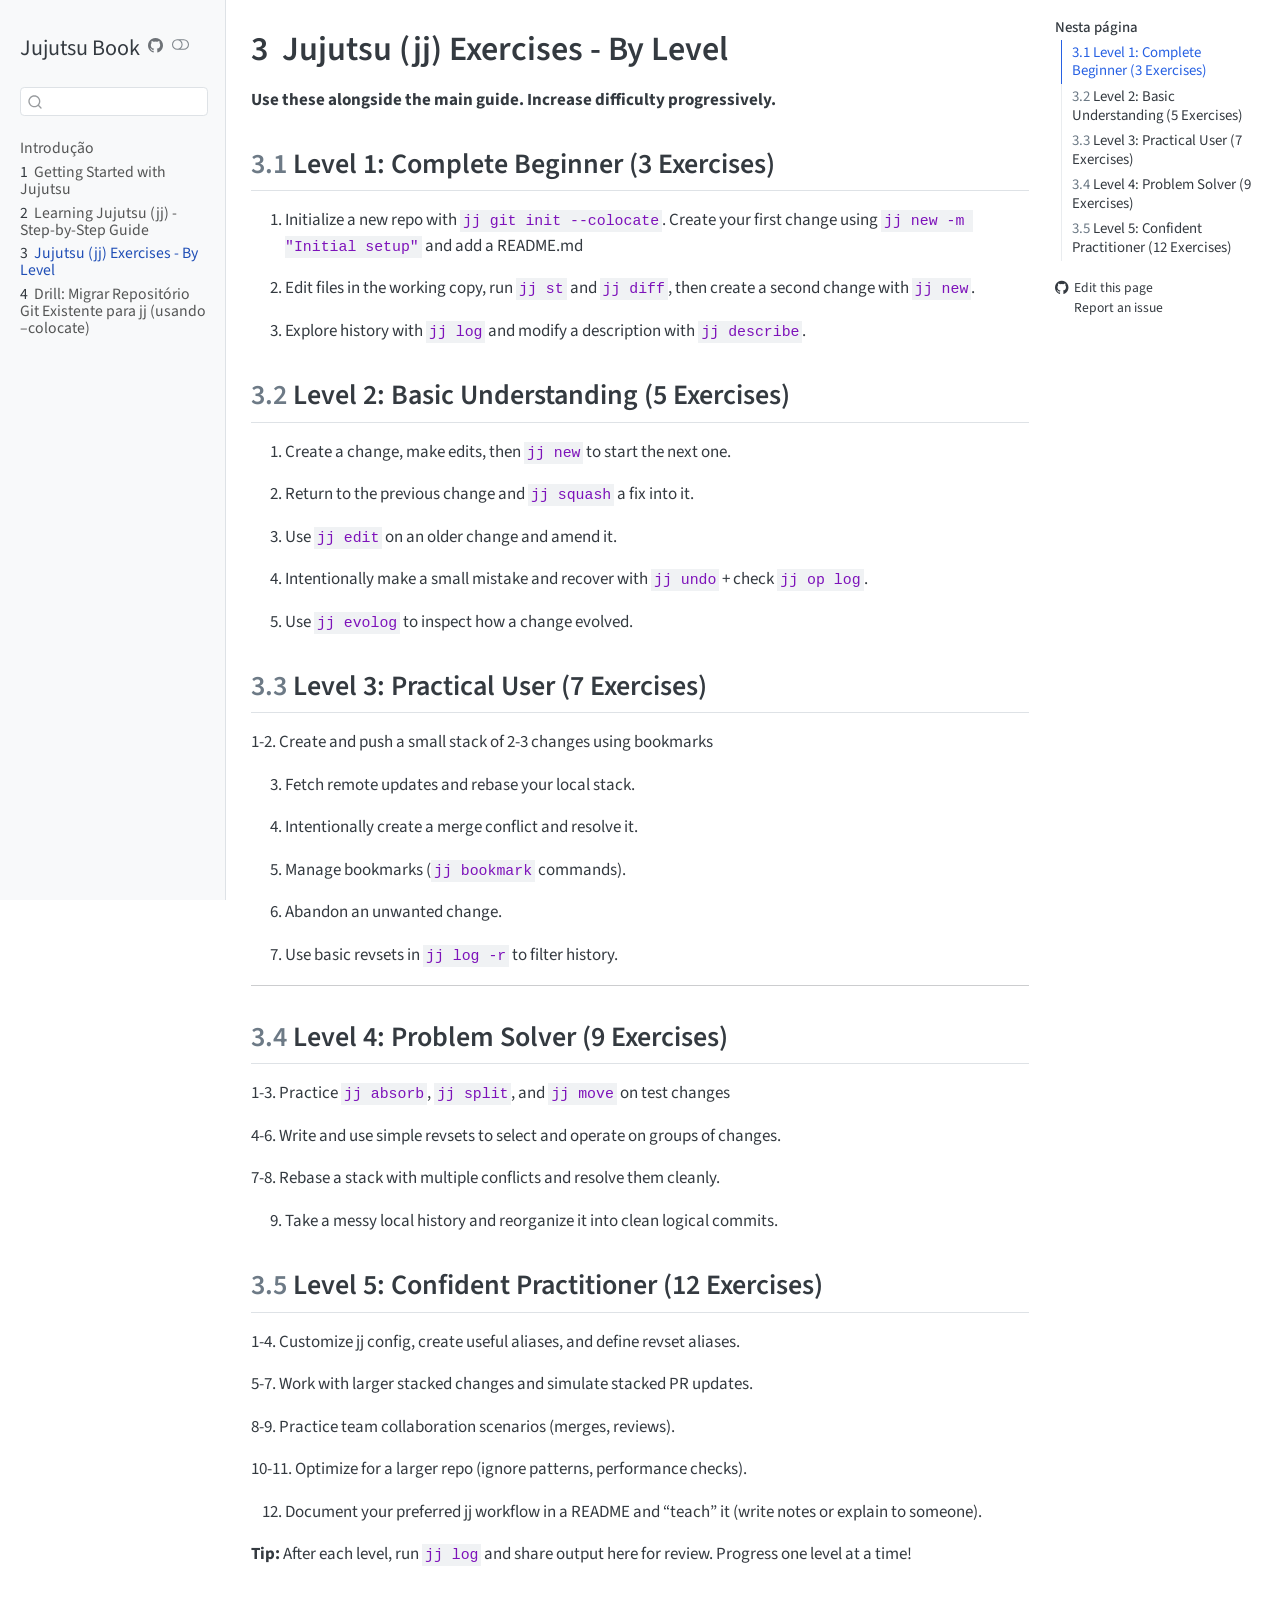
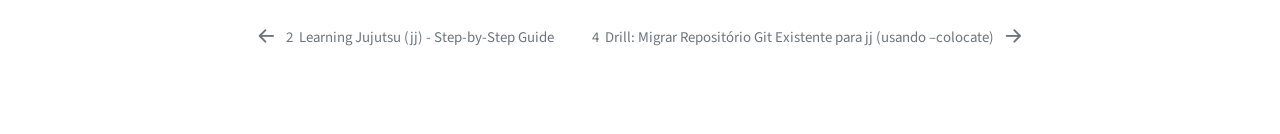
<file: topics/jj-exercises.html>
<!DOCTYPE html>
<html xmlns="http://www.w3.org/1999/xhtml" lang="en" xml:lang="en"><head>

<meta charset="utf-8">
<meta name="generator" content="quarto-1.10.18">

<meta name="viewport" content="width=device-width, initial-scale=1.0, user-scalable=yes">


<title>3&nbsp; Jujutsu (jj) Exercises - By Level – Jujutsu Book</title>
<style>
/* Default styles provided by pandoc.
** See https://pandoc.org/MANUAL.html#variables-for-html for config info.
*/
span.smallcaps{font-variant: small-caps;}
div.columns{display: flex; gap: 1.5em;}
div.column{flex: auto;}
@media screen {
div.columns{gap: min(4vw, 1.5em);}
div.column{overflow-x: auto;}
}
div.hanging-indent{margin-left: 1.5em; text-indent: -1.5em;}
ul.task-list{list-style: none;}
ul.task-list li input[type="checkbox"] {
  width: 0.8em;
  margin: 0 0.8em 0.2em -1em; /* quarto-specific, see https://github.com/quarto-dev/quarto-cli/issues/4556 */ 
  vertical-align: middle;
}
</style>


<script src="../site_libs/quarto-nav/quarto-nav.js"></script>
<script src="../site_libs/quarto-nav/headroom.min.js"></script>
<script src="../site_libs/clipboard/clipboard.min.js"></script>
<script src="../site_libs/quarto-search/autocomplete.umd.js"></script>
<script src="../site_libs/quarto-search/fuse.min.js"></script>
<script src="../site_libs/quarto-search/quarto-search.js"></script>
<meta name="quarto:offset" content="../">
<link href="../topics/jj_exerc_grok.html" rel="next">
<link href="../topics/jj-learning-path.html" rel="prev">
<script src="../site_libs/quarto-html/quarto.js" type="module"></script>
<script src="../site_libs/quarto-html/tabsets/tabsets.js" type="module"></script>
<script src="../site_libs/quarto-html/popper.min.js"></script>
<script src="../site_libs/quarto-html/tippy.umd.min.js"></script>
<script src="../site_libs/quarto-html/anchor.min.js"></script>
<link href="../site_libs/quarto-html/tippy.css" rel="stylesheet">
<link href="../site_libs/quarto-html/quarto-syntax-highlighting-bb62276ab45c84d9efd712f51ff97b5a.css" rel="stylesheet" class="quarto-color-scheme" id="quarto-text-highlighting-styles">
<link href="../site_libs/quarto-html/quarto-syntax-highlighting-dark-5a1953863e1f72ef3b996ef827f01ca7.css" rel="stylesheet" class="quarto-color-scheme quarto-color-alternate" id="quarto-text-highlighting-styles">
<link href="../site_libs/quarto-html/quarto-syntax-highlighting-bb62276ab45c84d9efd712f51ff97b5a.css" rel="stylesheet" class="quarto-color-scheme-extra" id="quarto-text-highlighting-styles">
<script src="../site_libs/bootstrap/bootstrap.min.js"></script>
<link href="../site_libs/bootstrap/bootstrap-icons.css" rel="stylesheet">
<link href="../site_libs/bootstrap/bootstrap-6ae3c38a94c90849c72272a6610a6baf.min.css" rel="stylesheet" append-hash="true" class="quarto-color-scheme" id="quarto-bootstrap" data-mode="light">
<link href="../site_libs/bootstrap/bootstrap-dark-976b1ddc2b25d03e459630c0d6a8f2ef.min.css" rel="stylesheet" append-hash="true" class="quarto-color-scheme quarto-color-alternate" id="quarto-bootstrap" data-mode="dark">
<link href="../site_libs/bootstrap/bootstrap-6ae3c38a94c90849c72272a6610a6baf.min.css" rel="stylesheet" append-hash="true" class="quarto-color-scheme-extra" id="quarto-bootstrap" data-mode="light">
<script id="quarto-search-options" type="application/json">{
  "location": "sidebar",
  "copy-button": false,
  "collapse-after": 3,
  "panel-placement": "start",
  "type": "textbox",
  "limit": 50,
  "keyboard-shortcut": [
    "f",
    "/",
    "s"
  ],
  "show-item-context": false,
  "language": {
    "search-no-results-text": "No results",
    "search-matching-documents-text": "matching documents",
    "search-copy-link-title": "Copy link to search",
    "search-hide-matches-text": "Hide additional matches",
    "search-more-match-text": "more match in this document",
    "search-more-matches-text": "more matches in this document",
    "search-clear-button-title": "Clear",
    "search-text-placeholder": "",
    "search-detached-cancel-button-title": "Cancel",
    "search-submit-button-title": "Submit",
    "search-label": "Search"
  }
}</script>


</head>

<body class="nav-sidebar docked quarto-light"><script id="quarto-html-before-body" type="application/javascript">
    const toggleBodyColorMode = (bsSheetEl) => {
      const mode = bsSheetEl.getAttribute("data-mode");
      const bodyEl = window.document.querySelector("body");
      if (mode === "dark") {
        bodyEl.classList.add("quarto-dark");
        bodyEl.classList.remove("quarto-light");
      } else {
        bodyEl.classList.add("quarto-light");
        bodyEl.classList.remove("quarto-dark");
      }
    }
    const toggleBodyColorPrimary = () => {
      const bsSheetEl = window.document.querySelector("link#quarto-bootstrap:not([rel=disabled-stylesheet])");
      if (bsSheetEl) {
        toggleBodyColorMode(bsSheetEl);
      }
    }
    const setColorSchemeToggle = (alternate) => {
      const toggles = window.document.querySelectorAll('.quarto-color-scheme-toggle');
      for (let i=0; i < toggles.length; i++) {
        const toggle = toggles[i];
        if (toggle) {
          if (alternate) {
            toggle.classList.add("alternate");
          } else {
            toggle.classList.remove("alternate");
          }
        }
      }
    };
    const toggleColorMode = (alternate) => {
      // Switch the stylesheets
      const primaryStylesheets = window.document.querySelectorAll('link.quarto-color-scheme:not(.quarto-color-alternate)');
      const alternateStylesheets = window.document.querySelectorAll('link.quarto-color-scheme.quarto-color-alternate');
      manageTransitions('#quarto-margin-sidebar .nav-link', false);
      if (alternate) {
        // note: dark is layered on light, we don't disable primary!
        enableStylesheet(alternateStylesheets);
        for (const sheetNode of alternateStylesheets) {
          if (sheetNode.id === "quarto-bootstrap") {
            toggleBodyColorMode(sheetNode);
          }
        }
      } else {
        disableStylesheet(alternateStylesheets);
        enableStylesheet(primaryStylesheets)
        toggleBodyColorPrimary();
      }
      manageTransitions('#quarto-margin-sidebar .nav-link', true);
      // Switch the toggles
      setColorSchemeToggle(alternate)
      // Hack to workaround the fact that safari doesn't
      // properly recolor the scrollbar when toggling (#1455)
      if (navigator.userAgent.indexOf('Safari') > 0 && navigator.userAgent.indexOf('Chrome') == -1) {
        manageTransitions("body", false);
        window.scrollTo(0, 1);
        setTimeout(() => {
          window.scrollTo(0, 0);
          manageTransitions("body", true);
        }, 40);
      }
    }
    const disableStylesheet = (stylesheets) => {
      for (let i=0; i < stylesheets.length; i++) {
        const stylesheet = stylesheets[i];
        stylesheet.rel = 'disabled-stylesheet';
      }
    }
    const enableStylesheet = (stylesheets) => {
      for (let i=0; i < stylesheets.length; i++) {
        const stylesheet = stylesheets[i];
        if(stylesheet.rel !== 'stylesheet') { // for Chrome, which will still FOUC without this check
          stylesheet.rel = 'stylesheet';
        }
      }
    }
    const manageTransitions = (selector, allowTransitions) => {
      const els = window.document.querySelectorAll(selector);
      for (let i=0; i < els.length; i++) {
        const el = els[i];
        if (allowTransitions) {
          el.classList.remove('notransition');
        } else {
          el.classList.add('notransition');
        }
      }
    }
    const isFileUrl = () => {
      return window.location.protocol === 'file:';
    }
    const hasAlternateSentinel = () => {
      let styleSentinel = getColorSchemeSentinel();
      if (styleSentinel !== null) {
        return styleSentinel === "alternate";
      } else {
        return false;
      }
    }
    const setStyleSentinel = (alternate) => {
      const value = alternate ? "alternate" : "default";
      if (!isFileUrl()) {
        window.localStorage.setItem("quarto-color-scheme", value);
      } else {
        localAlternateSentinel = value;
      }
    }
    const getColorSchemeSentinel = () => {
      if (!isFileUrl()) {
        const storageValue = window.localStorage.getItem("quarto-color-scheme");
        return storageValue != null ? storageValue : localAlternateSentinel;
      } else {
        return localAlternateSentinel;
      }
    }
    const toggleGiscusIfUsed = (isAlternate, darkModeDefault) => {
      const baseTheme = document.querySelector('#giscus-base-theme')?.value ?? 'light';
      const alternateTheme = document.querySelector('#giscus-alt-theme')?.value ?? 'dark';
      let newTheme = '';
      if(authorPrefersDark) {
        newTheme = isAlternate ? baseTheme : alternateTheme;
      } else {
        newTheme = isAlternate ? alternateTheme : baseTheme;
      }
      const changeGiscusTheme = () => {
        // From: https://github.com/giscus/giscus/issues/336
        const sendMessage = (message) => {
          const iframe = document.querySelector('iframe.giscus-frame');
          if (!iframe) return;
          iframe.contentWindow.postMessage({ giscus: message }, 'https://giscus.app');
        }
        sendMessage({
          setConfig: {
            theme: newTheme
          }
        });
      }
      const isGiscussLoaded = window.document.querySelector('iframe.giscus-frame') !== null;
      if (isGiscussLoaded) {
        changeGiscusTheme();
      }
    };
    const authorPrefersDark = false;
    const queryPrefersDark = window.matchMedia('(prefers-color-scheme: dark)');
    const darkModeDefault = queryPrefersDark.matches;
      document.querySelector('link#quarto-text-highlighting-styles.quarto-color-scheme-extra').rel = 'disabled-stylesheet';
      document.querySelector('link#quarto-bootstrap.quarto-color-scheme-extra').rel = 'disabled-stylesheet';
    let localAlternateSentinel = darkModeDefault ? 'alternate' : 'default';
    // Dark / light mode switch
    window.quartoToggleColorScheme = () => {
      // Read the current dark / light value
      let toAlternate = !hasAlternateSentinel();
      toggleColorMode(toAlternate);
      setStyleSentinel(toAlternate);
      toggleGiscusIfUsed(toAlternate, darkModeDefault);
      window.dispatchEvent(new Event('resize'));
    };
    queryPrefersDark.addEventListener("change", e => {
      if(window.localStorage.getItem("quarto-color-scheme") !== null)
        return;
      const alternate = e.matches
      toggleColorMode(alternate);
      localAlternateSentinel = e.matches ? 'alternate' : 'default'; // this is used alongside local storage!
      toggleGiscusIfUsed(alternate, darkModeDefault);
    });
    // Switch to dark mode if need be
    if (hasAlternateSentinel()) {
      toggleColorMode(true);
    } else {
      toggleColorMode(false);
    }
  </script>

<div id="quarto-search-results"></div>
  <header id="quarto-header" class="headroom fixed-top">
  <nav class="quarto-secondary-nav">
    <div class="container-fluid d-flex">
      <button type="button" class="quarto-btn-toggle btn" data-bs-toggle="collapse" role="button" data-bs-target=".quarto-sidebar-collapse-item" aria-controls="quarto-sidebar" aria-expanded="false" aria-label="Toggle sidebar navigation" onclick="if (window.quartoToggleHeadroom) { window.quartoToggleHeadroom(); }">
        <i class="bi bi-layout-text-sidebar-reverse"></i>
      </button>
        <nav class="quarto-page-breadcrumbs" aria-label="breadcrumb"><ol class="breadcrumb"><li class="breadcrumb-item"><a href="../topics/jj-exercises.html"><span class="chapter-number">3</span>&nbsp; <span class="chapter-title">Jujutsu (jj) Exercises - By Level</span></a></li></ol></nav>
        <a class="flex-grow-1" role="navigation" data-bs-toggle="collapse" data-bs-target=".quarto-sidebar-collapse-item" aria-controls="quarto-sidebar" aria-expanded="false" aria-label="Toggle sidebar navigation" onclick="if (window.quartoToggleHeadroom) { window.quartoToggleHeadroom(); }">      
        </a>
      <button type="button" class="btn quarto-search-button" aria-label="Search" onclick="window.quartoOpenSearch();">
        <i class="bi bi-search"></i>
      </button>
    </div>
  </nav>
</header>
<!-- content -->
<div id="quarto-content" class="quarto-container page-columns page-rows-contents page-layout-article">
<!-- sidebar -->
  <nav id="quarto-sidebar" class="sidebar collapse collapse-horizontal quarto-sidebar-collapse-item sidebar-navigation docked overflow-auto">
    <div class="pt-lg-2 mt-2 text-left sidebar-header">
    <div class="sidebar-title mb-0 py-0">
      <a href="../">Jujutsu Book</a> 
        <div class="sidebar-tools-main">
    <a href="https://github.com/linduarte/jujutsu-book" title="Source Code" class="quarto-navigation-tool px-1" aria-label="Source Code"><i class="bi bi-github"></i></a>
  <a href="" class="quarto-color-scheme-toggle quarto-navigation-tool  px-1" onclick="window.quartoToggleColorScheme(); return false;" title="Toggle dark mode"><i class="bi"></i></a>
</div>
    </div>
      </div>
        <div class="mt-2 flex-shrink-0 align-items-center">
        <div class="sidebar-search">
        <div id="quarto-search" class="" title="Search"></div>
        </div>
        </div>
    <div class="sidebar-menu-container"> 
    <ul class="list-unstyled mt-1">
        <li class="sidebar-item">
  <div class="sidebar-item-container"> 
  <a href="../index.html" class="sidebar-item-text sidebar-link">
 <span class="menu-text">Introdução</span></a>
  </div>
</li>
        <li class="sidebar-item">
  <div class="sidebar-item-container"> 
  <a href="../topics/getting-started.html" class="sidebar-item-text sidebar-link">
 <span class="menu-text"><span class="chapter-number">1</span>&nbsp; <span class="chapter-title">Getting Started with Jujutsu</span></span></a>
  </div>
</li>
        <li class="sidebar-item">
  <div class="sidebar-item-container"> 
  <a href="../topics/jj-learning-path.html" class="sidebar-item-text sidebar-link">
 <span class="menu-text"><span class="chapter-number">2</span>&nbsp; <span class="chapter-title">Learning Jujutsu (jj) - Step-by-Step Guide</span></span></a>
  </div>
</li>
        <li class="sidebar-item">
  <div class="sidebar-item-container"> 
  <a href="../topics/jj-exercises.html" class="sidebar-item-text sidebar-link active">
 <span class="menu-text"><span class="chapter-number">3</span>&nbsp; <span class="chapter-title">Jujutsu (jj) Exercises - By Level</span></span></a>
  </div>
</li>
        <li class="sidebar-item">
  <div class="sidebar-item-container"> 
  <a href="../topics/jj_exerc_grok.html" class="sidebar-item-text sidebar-link">
 <span class="menu-text"><span class="chapter-number">4</span>&nbsp; <span class="chapter-title">Drill: Migrar Repositório Git Existente para jj (usando –colocate)</span></span></a>
  </div>
</li>
    </ul>
    </div>
</nav>
<div id="quarto-sidebar-glass" class="quarto-sidebar-collapse-item" data-bs-toggle="collapse" data-bs-target=".quarto-sidebar-collapse-item"></div>
<!-- margin-sidebar -->
    <div id="quarto-margin-sidebar" class="sidebar margin-sidebar">
        <nav id="TOC" role="doc-toc" class="toc-active">
    <h2 id="toc-title">Nesta página</h2>
   
  <ul>
  <li><a href="#level-1-complete-beginner-3-exercises" id="toc-level-1-complete-beginner-3-exercises" class="nav-link active" data-scroll-target="#level-1-complete-beginner-3-exercises"><span class="header-section-number">3.1</span> Level 1: Complete Beginner (3 Exercises)</a></li>
  <li><a href="#level-2-basic-understanding-5-exercises" id="toc-level-2-basic-understanding-5-exercises" class="nav-link" data-scroll-target="#level-2-basic-understanding-5-exercises"><span class="header-section-number">3.2</span> Level 2: Basic Understanding (5 Exercises)</a></li>
  <li><a href="#level-3-practical-user-7-exercises" id="toc-level-3-practical-user-7-exercises" class="nav-link" data-scroll-target="#level-3-practical-user-7-exercises"><span class="header-section-number">3.3</span> Level 3: Practical User (7 Exercises)</a></li>
  <li><a href="#level-4-problem-solver-9-exercises" id="toc-level-4-problem-solver-9-exercises" class="nav-link" data-scroll-target="#level-4-problem-solver-9-exercises"><span class="header-section-number">3.4</span> Level 4: Problem Solver (9 Exercises)</a></li>
  <li><a href="#level-5-confident-practitioner-12-exercises" id="toc-level-5-confident-practitioner-12-exercises" class="nav-link" data-scroll-target="#level-5-confident-practitioner-12-exercises"><span class="header-section-number">3.5</span> Level 5: Confident Practitioner (12 Exercises)</a></li>
  </ul>
<div class="toc-actions"><ul><li><a href="https://github.com/linduarte/jujutsu-book/edit/main/topics/jj-exercises.md" class="toc-action"><i class="bi bi-github"></i>Edit this page</a></li><li><a href="https://github.com/linduarte/jujutsu-book/issues/new" class="toc-action"><i class="bi empty"></i>Report an issue</a></li></ul></div></nav>
    </div>
<!-- main -->
<main class="content" id="quarto-document-content">


<header id="title-block-header" class="quarto-title-block default">
<div class="quarto-title">
<h1 class="title"><span class="chapter-number">3</span>&nbsp; <span class="chapter-title">Jujutsu (jj) Exercises - By Level</span></h1>
</div>



<div class="quarto-title-meta">

    
  
    
  </div>
  


</header>


<p><strong>Use these alongside the main guide. Increase difficulty progressively.</strong></p>
<section id="level-1-complete-beginner-3-exercises" class="level2" data-number="3.1">
<h2 data-number="3.1" class="anchored" data-anchor-id="level-1-complete-beginner-3-exercises"><span class="header-section-number">3.1</span> Level 1: Complete Beginner (3 Exercises)</h2>
<ol type="1">
<li><p>Initialize a new repo with <code>jj git init --colocate</code>. Create your first change using <code>jj new -m "Initial setup"</code> and add a README.md</p></li>
<li><p>Edit files in the working copy, run <code>jj st</code> and <code>jj diff</code>, then create a second change with <code>jj new</code>.</p></li>
<li><p>Explore history with <code>jj log</code> and modify a description with <code>jj describe</code>.</p></li>
</ol>
</section>
<section id="level-2-basic-understanding-5-exercises" class="level2" data-number="3.2">
<h2 data-number="3.2" class="anchored" data-anchor-id="level-2-basic-understanding-5-exercises"><span class="header-section-number">3.2</span> Level 2: Basic Understanding (5 Exercises)</h2>
<ol type="1">
<li><p>Create a change, make edits, then <code>jj new</code> to start the next one.</p></li>
<li><p>Return to the previous change and <code>jj squash</code> a fix into it.</p></li>
<li><p>Use <code>jj edit</code> on an older change and amend it.</p></li>
<li><p>Intentionally make a small mistake and recover with <code>jj undo</code> + check <code>jj op log</code>.</p></li>
<li><p>Use <code>jj evolog</code> to inspect how a change evolved.</p></li>
</ol>
</section>
<section id="level-3-practical-user-7-exercises" class="level2" data-number="3.3">
<h2 data-number="3.3" class="anchored" data-anchor-id="level-3-practical-user-7-exercises"><span class="header-section-number">3.3</span> Level 3: Practical User (7 Exercises)</h2>
<p>1-2. Create and push a small stack of 2-3 changes using bookmarks</p>
<ol start="3" type="1">
<li><p>Fetch remote updates and rebase your local stack.</p></li>
<li><p>Intentionally create a merge conflict and resolve it.</p></li>
<li><p>Manage bookmarks (<code>jj bookmark</code> commands).</p></li>
<li><p>Abandon an unwanted change.</p></li>
<li><p>Use basic revsets in <code>jj log -r</code> to filter history.</p></li>
</ol>
<hr style="page-break-before: always;">
</section>
<section id="level-4-problem-solver-9-exercises" class="level2" data-number="3.4">
<h2 data-number="3.4" class="anchored" data-anchor-id="level-4-problem-solver-9-exercises"><span class="header-section-number">3.4</span> Level 4: Problem Solver (9 Exercises)</h2>
<p>1-3. Practice <code>jj absorb</code>, <code>jj split</code>, and <code>jj move</code> on test changes</p>
<p>4-6. Write and use simple revsets to select and operate on groups of changes.</p>
<p>7-8. Rebase a stack with multiple conflicts and resolve them cleanly.</p>
<ol start="9" type="1">
<li>Take a messy local history and reorganize it into clean logical commits.</li>
</ol>
</section>
<section id="level-5-confident-practitioner-12-exercises" class="level2" data-number="3.5">
<h2 data-number="3.5" class="anchored" data-anchor-id="level-5-confident-practitioner-12-exercises"><span class="header-section-number">3.5</span> Level 5: Confident Practitioner (12 Exercises)</h2>
<p>1-4. Customize jj config, create useful aliases, and define revset aliases.</p>
<p>5-7. Work with larger stacked changes and simulate stacked PR updates.</p>
<p>8-9. Practice team collaboration scenarios (merges, reviews).</p>
<p>10-11. Optimize for a larger repo (ignore patterns, performance checks).</p>
<ol start="12" type="1">
<li>Document your preferred jj workflow in a README and “teach” it (write notes or explain to someone).</li>
</ol>
<p><strong>Tip:</strong> After each level, run <code>jj log</code> and share output here for review. Progress one level at a time!</p>


</section>

</main> <!-- /main -->
<script id="quarto-html-after-body" type="application/javascript">
  window.document.addEventListener("DOMContentLoaded", function (event) {
    // Ensure there is a toggle, if there isn't float one in the top right
    if (window.document.querySelector('.quarto-color-scheme-toggle') === null) {
      const a = window.document.createElement('a');
      a.classList.add('top-right');
      a.classList.add('quarto-color-scheme-toggle');
      a.href = "";
      a.onclick = function() { try { window.quartoToggleColorScheme(); } catch {} return false; };
      const i = window.document.createElement("i");
      i.classList.add('bi');
      a.appendChild(i);
      window.document.body.appendChild(a);
    }
    setColorSchemeToggle(hasAlternateSentinel())
    const icon = "";
    const anchorJS = new window.AnchorJS();
    anchorJS.options = {
      placement: 'right',
      icon: icon
    };
    anchorJS.add('.anchored');
    const isCodeAnnotation = (el) => {
      for (const clz of el.classList) {
        if (clz.startsWith('code-annotation-')) {                     
          return true;
        }
      }
      return false;
    }
    const onCopySuccess = function(e) {
      // button target
      const button = e.trigger;
      // don't keep focus
      button.blur();
      // flash "checked"
      button.classList.add('code-copy-button-checked');
      var currentTitle = button.getAttribute("title");
      button.setAttribute("title", "Copied!");
      let tooltip;
      if (window.bootstrap) {
        button.setAttribute("data-bs-toggle", "tooltip");
        button.setAttribute("data-bs-placement", "left");
        button.setAttribute("data-bs-title", "Copied!");
        tooltip = new bootstrap.Tooltip(button, 
          { trigger: "manual", 
            customClass: "code-copy-button-tooltip",
            offset: [0, -8]});
        tooltip.show();    
      }
      setTimeout(function() {
        if (tooltip) {
          tooltip.hide();
          button.removeAttribute("data-bs-title");
          button.removeAttribute("data-bs-toggle");
          button.removeAttribute("data-bs-placement");
        }
        button.setAttribute("title", currentTitle);
        button.classList.remove('code-copy-button-checked');
      }, 1000);
      // clear code selection
      e.clearSelection();
    }
    const getTextToCopy = function(trigger) {
      const outerScaffold = trigger.parentElement.cloneNode(true);
      const codeEl = outerScaffold.querySelector('code');
      for (const childEl of codeEl.children) {
        if (isCodeAnnotation(childEl)) {
          childEl.remove();
        }
      }
      return codeEl.innerText;
    }
    const clipboard = new window.ClipboardJS('.code-copy-button:not([data-in-quarto-modal])', {
      text: getTextToCopy
    });
    clipboard.on('success', onCopySuccess);
    if (window.document.getElementById('quarto-embedded-source-code-modal')) {
      const clipboardModal = new window.ClipboardJS('.code-copy-button[data-in-quarto-modal]', {
        text: getTextToCopy,
        container: window.document.getElementById('quarto-embedded-source-code-modal')
      });
      clipboardModal.on('success', onCopySuccess);
    }
      var localhostRegex = new RegExp(/^(?:http|https):\/\/localhost\:?[0-9]*\//);
      var mailtoRegex = new RegExp(/^mailto:/);
        var filterRegex = new RegExp("https:\/\/linduarte\.github\.io\/jujutsu-book\/");
      var isInternal = (href) => {
          return filterRegex.test(href) || localhostRegex.test(href) || mailtoRegex.test(href);
      }
      // Inspect non-navigation links and adorn them if external
     var links = window.document.querySelectorAll('a[href]:not(.nav-link):not(.navbar-brand):not(.toc-action):not(.sidebar-link):not(.sidebar-item-toggle):not(.pagination-link):not(.no-external):not([aria-hidden]):not(.dropdown-item):not(.quarto-navigation-tool):not(.about-link)');
      for (var i=0; i<links.length; i++) {
        const link = links[i];
        if (!isInternal(link.href)) {
          // undo the damage that might have been done by quarto-nav.js in the case of
          // links that we want to consider external
          if (link.dataset.originalHref !== undefined) {
            link.href = link.dataset.originalHref;
          }
        }
      }
    function tippyHover(el, contentFn, onTriggerFn, onUntriggerFn) {
      const config = {
        allowHTML: true,
        maxWidth: 500,
        delay: 100,
        arrow: false,
        appendTo: function(el) {
            return el.parentElement;
        },
        interactive: true,
        interactiveBorder: 10,
        theme: 'quarto',
        placement: 'bottom-start',
      };
      if (contentFn) {
        config.content = contentFn;
      }
      if (onTriggerFn) {
        config.onTrigger = onTriggerFn;
      }
      if (onUntriggerFn) {
        config.onUntrigger = onUntriggerFn;
      }
      window.tippy(el, config); 
    }
    const noterefs = window.document.querySelectorAll('a[role="doc-noteref"]');
    for (var i=0; i<noterefs.length; i++) {
      const ref = noterefs[i];
      tippyHover(ref, function() {
        // use id or data attribute instead here
        let href = ref.getAttribute('data-footnote-href') || ref.getAttribute('href');
        try { href = new URL(href).hash; } catch {}
        const id = href.replace(/^#\/?/, "");
        const note = window.document.getElementById(id);
        if (note) {
          return note.innerHTML;
        } else {
          return "";
        }
      });
    }
    const xrefs = window.document.querySelectorAll('a.quarto-xref');
    const processXRef = (id, note) => {
      // Strip column container classes
      const stripColumnClz = (el) => {
        el.classList.remove("page-full", "page-columns");
        if (el.children) {
          for (const child of el.children) {
            stripColumnClz(child);
          }
        }
      }
      stripColumnClz(note)
      if (id === null || id.startsWith('sec-')) {
        // Special case sections, only their first couple elements
        const container = document.createElement("div");
        if (note.children && note.children.length > 2) {
          container.appendChild(note.children[0].cloneNode(true));
          for (let i = 1; i < note.children.length; i++) {
            const child = note.children[i];
            if (child.tagName === "P" && child.innerText === "") {
              continue;
            } else {
              container.appendChild(child.cloneNode(true));
              break;
            }
          }
          if (window.Quarto?.typesetMath) {
            window.Quarto.typesetMath(container);
          }
          return container.innerHTML
        } else {
          if (window.Quarto?.typesetMath) {
            window.Quarto.typesetMath(note);
          }
          return note.innerHTML;
        }
      } else {
        // Remove any anchor links if they are present
        const anchorLink = note.querySelector('a.anchorjs-link');
        if (anchorLink) {
          anchorLink.remove();
        }
        if (window.Quarto?.typesetMath) {
          window.Quarto.typesetMath(note);
        }
        if (note.classList.contains("callout")) {
          return note.outerHTML;
        } else {
          return note.innerHTML;
        }
      }
    }
    for (var i=0; i<xrefs.length; i++) {
      const xref = xrefs[i];
      tippyHover(xref, undefined, function(instance) {
        instance.disable();
        let url = xref.getAttribute('href');
        let hash = undefined; 
        if (url.startsWith('#')) {
          hash = url;
        } else {
          try { hash = new URL(url).hash; } catch {}
        }
        if (hash) {
          const id = hash.replace(/^#\/?/, "");
          const note = window.document.getElementById(id);
          if (note !== null) {
            try {
              const html = processXRef(id, note.cloneNode(true));
              instance.setContent(html);
            } finally {
              instance.enable();
              instance.show();
            }
          } else {
            // See if we can fetch this
            fetch(url.split('#')[0])
            .then(res => res.text())
            .then(html => {
              const parser = new DOMParser();
              const htmlDoc = parser.parseFromString(html, "text/html");
              const note = htmlDoc.getElementById(id);
              if (note !== null) {
                const html = processXRef(id, note);
                instance.setContent(html);
              } 
            }).finally(() => {
              instance.enable();
              instance.show();
            });
          }
        } else {
          // See if we can fetch a full url (with no hash to target)
          // This is a special case and we should probably do some content thinning / targeting
          fetch(url)
          .then(res => res.text())
          .then(html => {
            const parser = new DOMParser();
            const htmlDoc = parser.parseFromString(html, "text/html");
            const note = htmlDoc.querySelector('main.content');
            if (note !== null) {
              // This should only happen for chapter cross references
              // (since there is no id in the URL)
              // remove the first header
              if (note.children.length > 0 && note.children[0].tagName === "HEADER") {
                note.children[0].remove();
              }
              const html = processXRef(null, note);
              instance.setContent(html);
            } 
          }).finally(() => {
            instance.enable();
            instance.show();
          });
        }
      }, function(instance) {
      });
    }
        let selectedAnnoteEl;
        const selectorForAnnotation = ( cell, annotation) => {
          let cellAttr = 'data-code-cell="' + cell + '"';
          let lineAttr = 'data-code-annotation="' +  annotation + '"';
          const selector = 'span[' + cellAttr + '][' + lineAttr + ']';
          return selector;
        }
        const selectCodeLines = (annoteEl) => {
          const doc = window.document;
          const targetCell = annoteEl.getAttribute("data-target-cell");
          const targetAnnotation = annoteEl.getAttribute("data-target-annotation");
          const annoteSpan = window.document.querySelector(selectorForAnnotation(targetCell, targetAnnotation));
          const lines = annoteSpan.getAttribute("data-code-lines").split(",");
          const lineIds = lines.map((line) => {
            return targetCell + "-" + line;
          })
          let top = null;
          let height = null;
          let parent = null;
          if (lineIds.length > 0) {
              //compute the position of the single el (top and bottom and make a div)
              const el = window.document.getElementById(lineIds[0]);
              top = el.offsetTop;
              height = el.offsetHeight;
              parent = el.parentElement.parentElement;
            if (lineIds.length > 1) {
              const lastEl = window.document.getElementById(lineIds[lineIds.length - 1]);
              const bottom = lastEl.offsetTop + lastEl.offsetHeight;
              height = bottom - top;
            }
            if (top !== null && height !== null && parent !== null) {
              // cook up a div (if necessary) and position it 
              let div = window.document.getElementById("code-annotation-line-highlight");
              if (div === null) {
                div = window.document.createElement("div");
                div.setAttribute("id", "code-annotation-line-highlight");
                div.style.position = 'absolute';
                parent.appendChild(div);
              }
              div.style.top = top - 2 + "px";
              div.style.height = height + 4 + "px";
              div.style.left = 0;
              let gutterDiv = window.document.getElementById("code-annotation-line-highlight-gutter");
              if (gutterDiv === null) {
                gutterDiv = window.document.createElement("div");
                gutterDiv.setAttribute("id", "code-annotation-line-highlight-gutter");
                gutterDiv.style.position = 'absolute';
                const codeCell = window.document.getElementById(targetCell);
                const gutter = codeCell.querySelector('.code-annotation-gutter');
                gutter.appendChild(gutterDiv);
              }
              gutterDiv.style.top = top - 2 + "px";
              gutterDiv.style.height = height + 4 + "px";
            }
            selectedAnnoteEl = annoteEl;
          }
        };
        const unselectCodeLines = () => {
          const elementsIds = ["code-annotation-line-highlight", "code-annotation-line-highlight-gutter"];
          elementsIds.forEach((elId) => {
            const div = window.document.getElementById(elId);
            if (div) {
              div.remove();
            }
          });
          selectedAnnoteEl = undefined;
        };
          // Handle positioning of the toggle
      window.addEventListener(
        "resize",
        throttle(() => {
          elRect = undefined;
          if (selectedAnnoteEl) {
            selectCodeLines(selectedAnnoteEl);
          }
        }, 10)
      );
      function throttle(fn, ms) {
      let throttle = false;
      let timer;
        return (...args) => {
          if(!throttle) { // first call gets through
              fn.apply(this, args);
              throttle = true;
          } else { // all the others get throttled
              if(timer) clearTimeout(timer); // cancel #2
              timer = setTimeout(() => {
                fn.apply(this, args);
                timer = throttle = false;
              }, ms);
          }
        };
      }
        // Attach click handler to the DT
        const annoteDls = window.document.querySelectorAll('dt[data-target-cell]');
        for (const annoteDlNode of annoteDls) {
          annoteDlNode.addEventListener('click', (event) => {
            const clickedEl = event.target;
            if (clickedEl !== selectedAnnoteEl) {
              unselectCodeLines();
              const activeEl = window.document.querySelector('dt[data-target-cell].code-annotation-active');
              if (activeEl) {
                activeEl.classList.remove('code-annotation-active');
              }
              selectCodeLines(clickedEl);
              clickedEl.classList.add('code-annotation-active');
            } else {
              // Unselect the line
              unselectCodeLines();
              clickedEl.classList.remove('code-annotation-active');
            }
          });
        }
    const findCites = (el) => {
      const parentEl = el.parentElement;
      if (parentEl) {
        const cites = parentEl.dataset.cites;
        if (cites) {
          return {
            el,
            cites: cites.split(' ')
          };
        } else {
          return findCites(el.parentElement)
        }
      } else {
        return undefined;
      }
    };
    var bibliorefs = window.document.querySelectorAll('a[role="doc-biblioref"]');
    for (var i=0; i<bibliorefs.length; i++) {
      const ref = bibliorefs[i];
      const citeInfo = findCites(ref);
      if (citeInfo) {
        tippyHover(citeInfo.el, function() {
          var popup = window.document.createElement('div');
          citeInfo.cites.forEach(function(cite) {
            var citeDiv = window.document.createElement('div');
            citeDiv.classList.add('hanging-indent');
            citeDiv.classList.add('csl-entry');
            var biblioDiv = window.document.getElementById('ref-' + cite);
            if (biblioDiv) {
              citeDiv.innerHTML = biblioDiv.innerHTML;
            }
            popup.appendChild(citeDiv);
          });
          return popup.innerHTML;
        });
      }
    }
  });
  </script>
<nav class="page-navigation">
  <div class="nav-page nav-page-previous">
      <a href="../topics/jj-learning-path.html" class="pagination-link" aria-label="Learning Jujutsu (jj) - Step-by-Step Guide">
        <i class="bi bi-arrow-left-short"></i> <span class="nav-page-text"><span class="chapter-number">2</span>&nbsp; <span class="chapter-title">Learning Jujutsu (jj) - Step-by-Step Guide</span></span>
      </a>          
  </div>
  <div class="nav-page nav-page-next">
      <a href="../topics/jj_exerc_grok.html" class="pagination-link" aria-label="Drill: Migrar Repositório Git Existente para jj (usando --colocate)">
        <span class="nav-page-text"><span class="chapter-number">4</span>&nbsp; <span class="chapter-title">Drill: Migrar Repositório Git Existente para jj (usando –colocate)</span></span> <i class="bi bi-arrow-right-short"></i>
      </a>
  </div>
</nav>
</div> <!-- /content -->




<footer class="footer"><div class="nav-footer"><div class="nav-footer-center"><div class="toc-actions d-sm-block d-md-none"><ul><li><a href="https://github.com/linduarte/jujutsu-book/edit/main/topics/jj-exercises.md" class="toc-action"><i class="bi bi-github"></i>Edit this page</a></li><li><a href="https://github.com/linduarte/jujutsu-book/issues/new" class="toc-action"><i class="bi empty"></i>Report an issue</a></li></ul></div></div></div></footer></body></html>
</file>
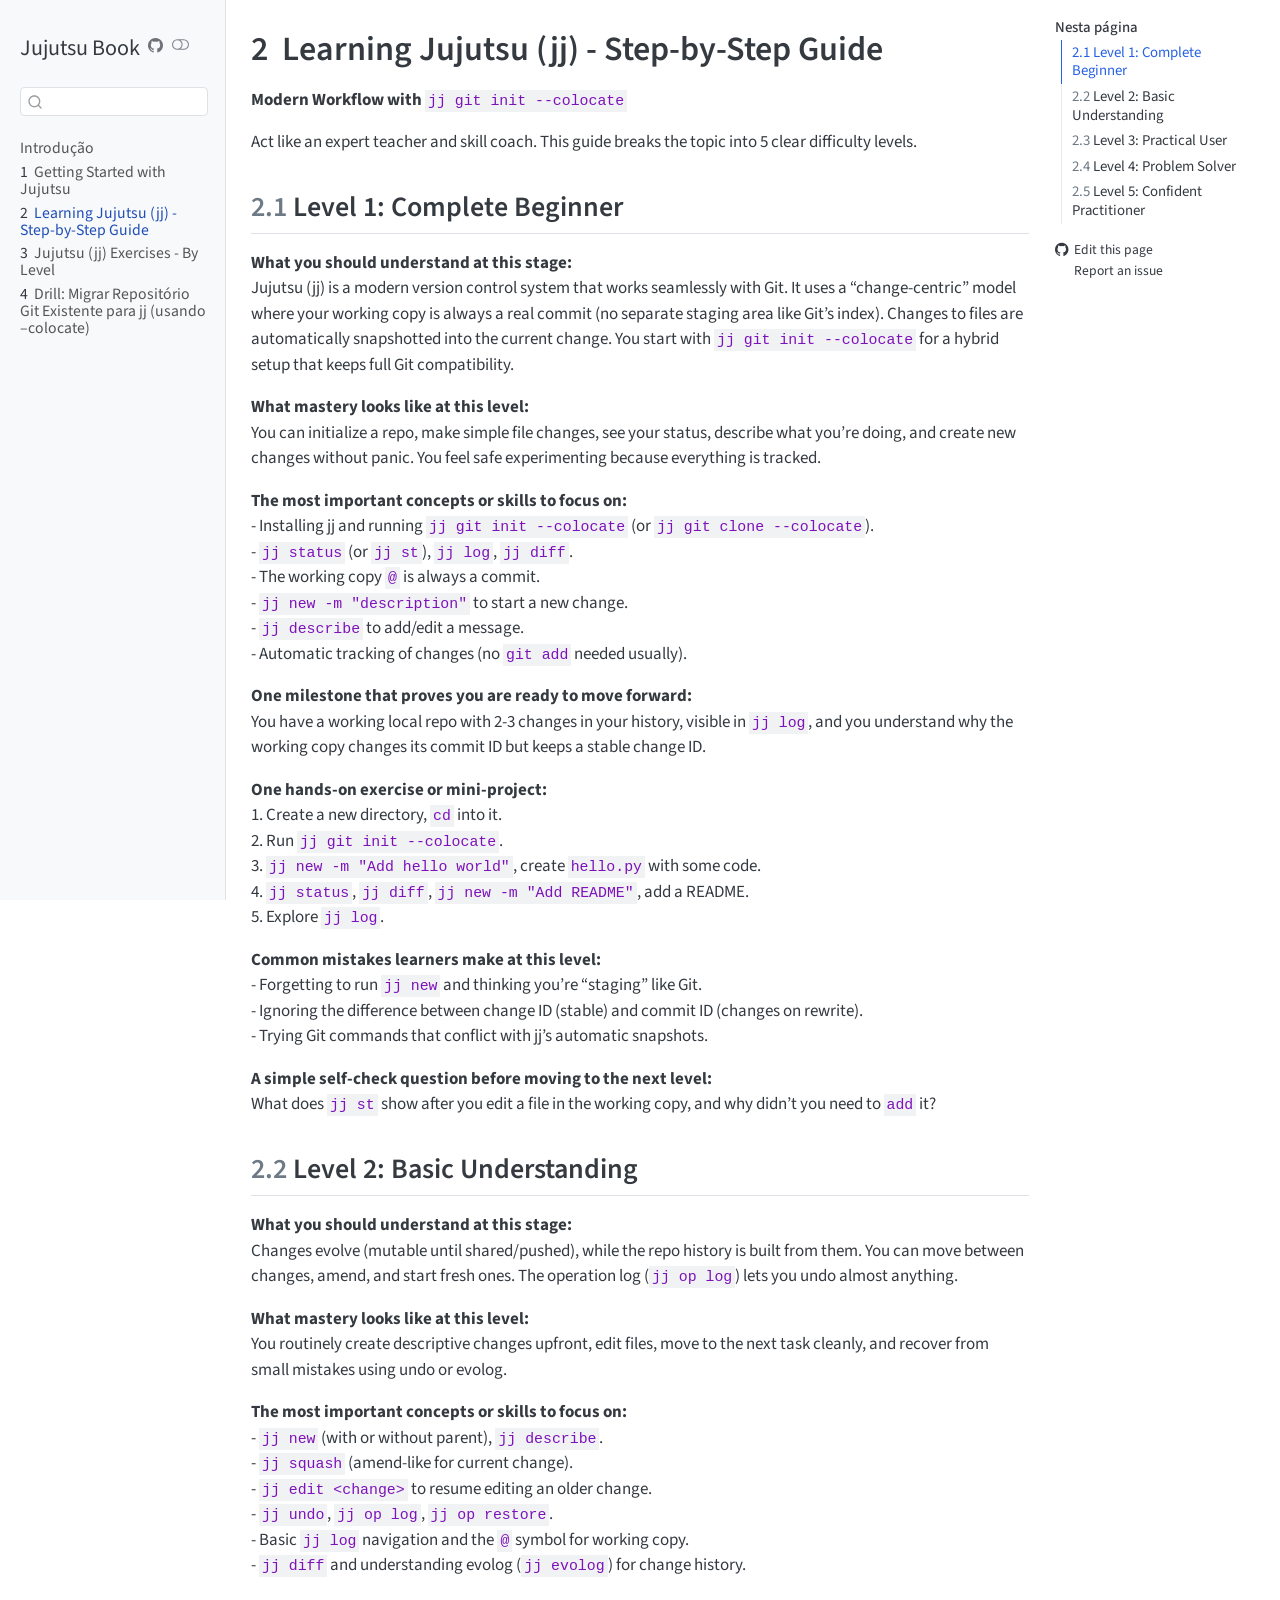
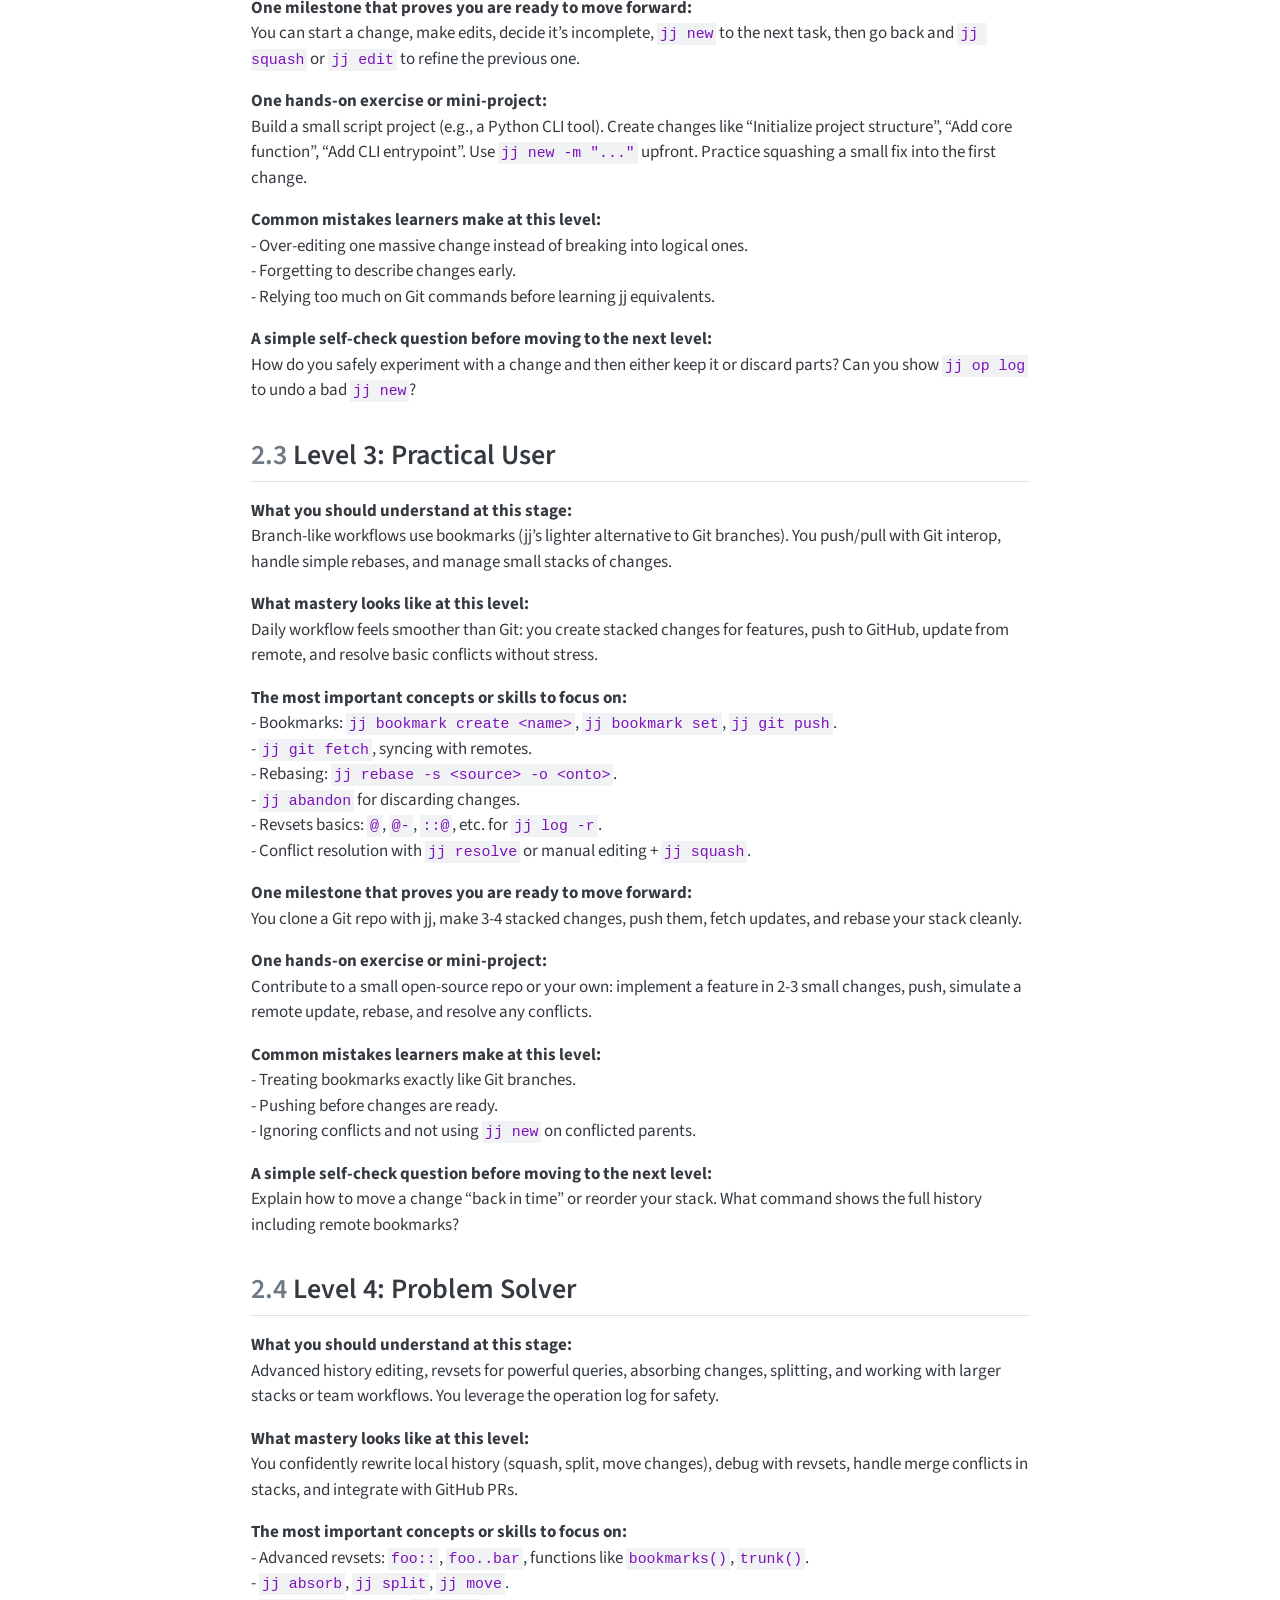
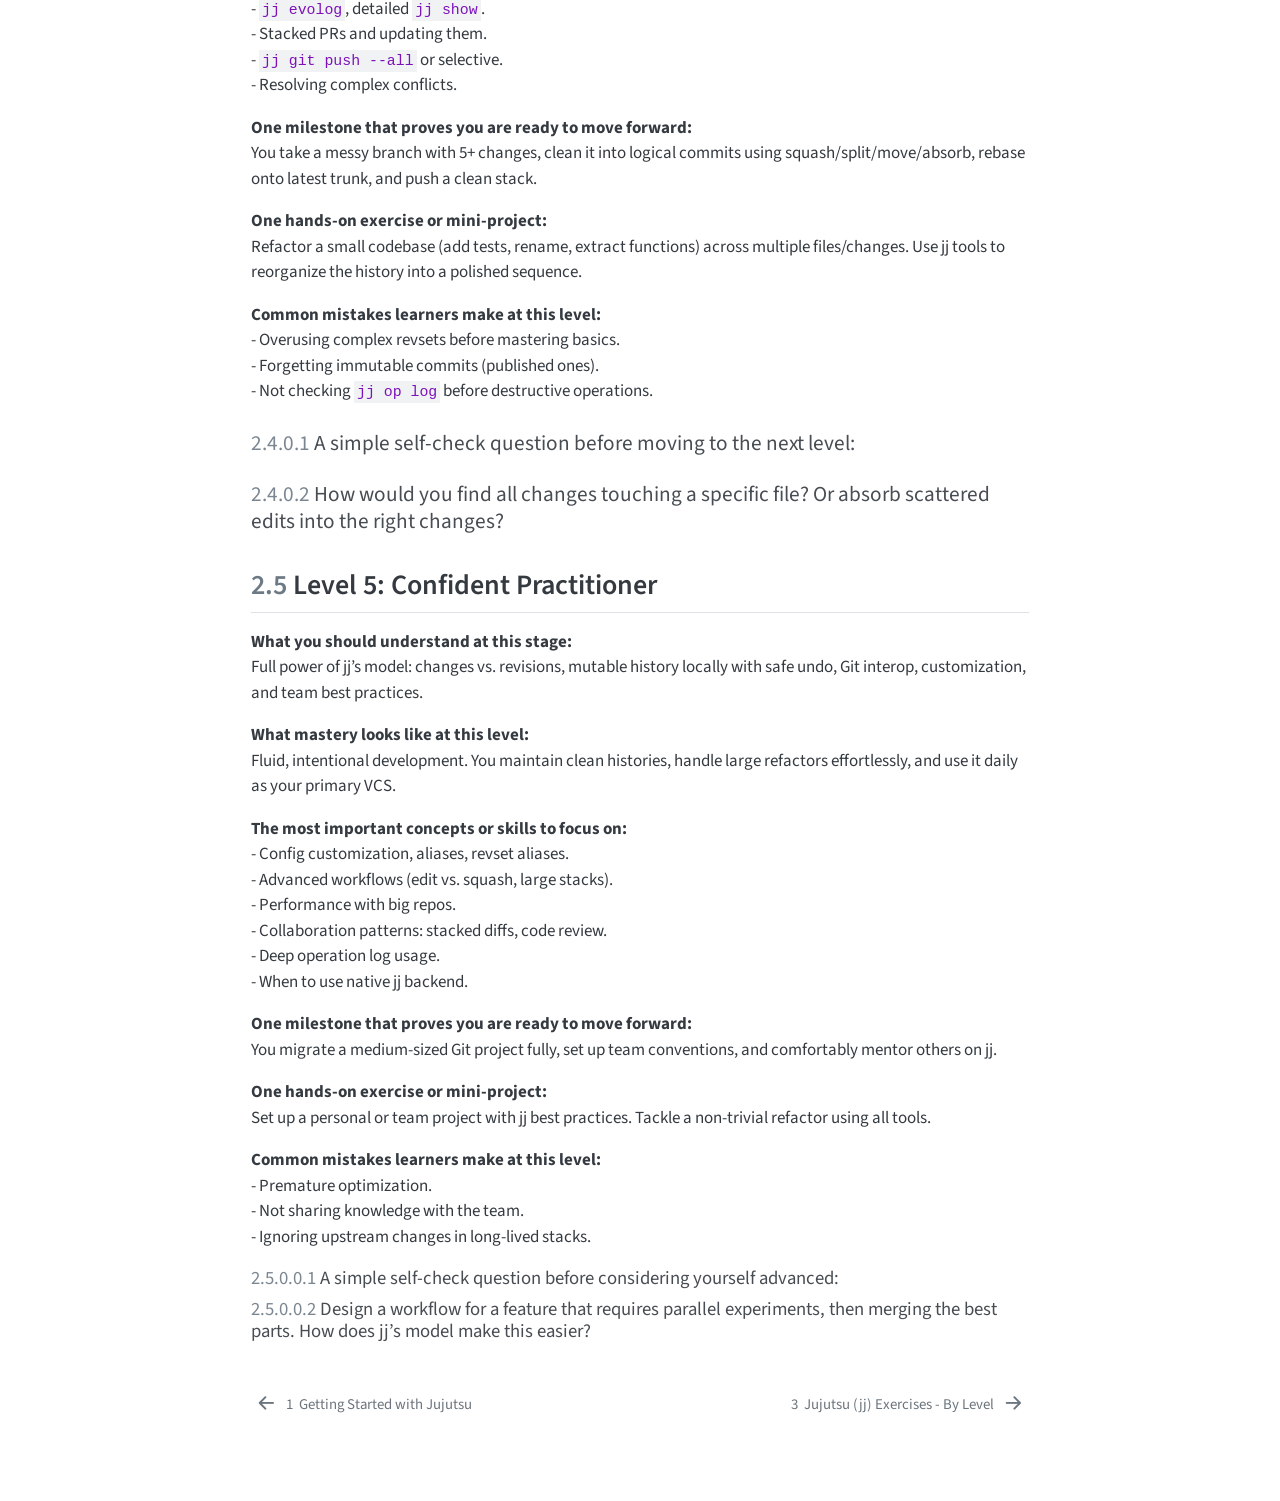
<file: topics/jj-learning-path.html>
<!DOCTYPE html>
<html xmlns="http://www.w3.org/1999/xhtml" lang="en" xml:lang="en"><head>

<meta charset="utf-8">
<meta name="generator" content="quarto-1.10.18">

<meta name="viewport" content="width=device-width, initial-scale=1.0, user-scalable=yes">


<title>2&nbsp; Learning Jujutsu (jj) - Step-by-Step Guide – Jujutsu Book</title>
<style>
/* Default styles provided by pandoc.
** See https://pandoc.org/MANUAL.html#variables-for-html for config info.
*/
span.smallcaps{font-variant: small-caps;}
div.columns{display: flex; gap: 1.5em;}
div.column{flex: auto;}
@media screen {
div.columns{gap: min(4vw, 1.5em);}
div.column{overflow-x: auto;}
}
div.hanging-indent{margin-left: 1.5em; text-indent: -1.5em;}
ul.task-list{list-style: none;}
ul.task-list li input[type="checkbox"] {
  width: 0.8em;
  margin: 0 0.8em 0.2em -1em; /* quarto-specific, see https://github.com/quarto-dev/quarto-cli/issues/4556 */ 
  vertical-align: middle;
}
</style>


<script src="../site_libs/quarto-nav/quarto-nav.js"></script>
<script src="../site_libs/quarto-nav/headroom.min.js"></script>
<script src="../site_libs/clipboard/clipboard.min.js"></script>
<script src="../site_libs/quarto-search/autocomplete.umd.js"></script>
<script src="../site_libs/quarto-search/fuse.min.js"></script>
<script src="../site_libs/quarto-search/quarto-search.js"></script>
<meta name="quarto:offset" content="../">
<link href="../topics/jj-exercises.html" rel="next">
<link href="../topics/getting-started.html" rel="prev">
<script src="../site_libs/quarto-html/quarto.js" type="module"></script>
<script src="../site_libs/quarto-html/tabsets/tabsets.js" type="module"></script>
<script src="../site_libs/quarto-html/popper.min.js"></script>
<script src="../site_libs/quarto-html/tippy.umd.min.js"></script>
<script src="../site_libs/quarto-html/anchor.min.js"></script>
<link href="../site_libs/quarto-html/tippy.css" rel="stylesheet">
<link href="../site_libs/quarto-html/quarto-syntax-highlighting-bb62276ab45c84d9efd712f51ff97b5a.css" rel="stylesheet" class="quarto-color-scheme" id="quarto-text-highlighting-styles">
<link href="../site_libs/quarto-html/quarto-syntax-highlighting-dark-5a1953863e1f72ef3b996ef827f01ca7.css" rel="stylesheet" class="quarto-color-scheme quarto-color-alternate" id="quarto-text-highlighting-styles">
<link href="../site_libs/quarto-html/quarto-syntax-highlighting-bb62276ab45c84d9efd712f51ff97b5a.css" rel="stylesheet" class="quarto-color-scheme-extra" id="quarto-text-highlighting-styles">
<script src="../site_libs/bootstrap/bootstrap.min.js"></script>
<link href="../site_libs/bootstrap/bootstrap-icons.css" rel="stylesheet">
<link href="../site_libs/bootstrap/bootstrap-6ae3c38a94c90849c72272a6610a6baf.min.css" rel="stylesheet" append-hash="true" class="quarto-color-scheme" id="quarto-bootstrap" data-mode="light">
<link href="../site_libs/bootstrap/bootstrap-dark-976b1ddc2b25d03e459630c0d6a8f2ef.min.css" rel="stylesheet" append-hash="true" class="quarto-color-scheme quarto-color-alternate" id="quarto-bootstrap" data-mode="dark">
<link href="../site_libs/bootstrap/bootstrap-6ae3c38a94c90849c72272a6610a6baf.min.css" rel="stylesheet" append-hash="true" class="quarto-color-scheme-extra" id="quarto-bootstrap" data-mode="light">
<script id="quarto-search-options" type="application/json">{
  "location": "sidebar",
  "copy-button": false,
  "collapse-after": 3,
  "panel-placement": "start",
  "type": "textbox",
  "limit": 50,
  "keyboard-shortcut": [
    "f",
    "/",
    "s"
  ],
  "show-item-context": false,
  "language": {
    "search-no-results-text": "No results",
    "search-matching-documents-text": "matching documents",
    "search-copy-link-title": "Copy link to search",
    "search-hide-matches-text": "Hide additional matches",
    "search-more-match-text": "more match in this document",
    "search-more-matches-text": "more matches in this document",
    "search-clear-button-title": "Clear",
    "search-text-placeholder": "",
    "search-detached-cancel-button-title": "Cancel",
    "search-submit-button-title": "Submit",
    "search-label": "Search"
  }
}</script>


</head>

<body class="nav-sidebar docked quarto-light"><script id="quarto-html-before-body" type="application/javascript">
    const toggleBodyColorMode = (bsSheetEl) => {
      const mode = bsSheetEl.getAttribute("data-mode");
      const bodyEl = window.document.querySelector("body");
      if (mode === "dark") {
        bodyEl.classList.add("quarto-dark");
        bodyEl.classList.remove("quarto-light");
      } else {
        bodyEl.classList.add("quarto-light");
        bodyEl.classList.remove("quarto-dark");
      }
    }
    const toggleBodyColorPrimary = () => {
      const bsSheetEl = window.document.querySelector("link#quarto-bootstrap:not([rel=disabled-stylesheet])");
      if (bsSheetEl) {
        toggleBodyColorMode(bsSheetEl);
      }
    }
    const setColorSchemeToggle = (alternate) => {
      const toggles = window.document.querySelectorAll('.quarto-color-scheme-toggle');
      for (let i=0; i < toggles.length; i++) {
        const toggle = toggles[i];
        if (toggle) {
          if (alternate) {
            toggle.classList.add("alternate");
          } else {
            toggle.classList.remove("alternate");
          }
        }
      }
    };
    const toggleColorMode = (alternate) => {
      // Switch the stylesheets
      const primaryStylesheets = window.document.querySelectorAll('link.quarto-color-scheme:not(.quarto-color-alternate)');
      const alternateStylesheets = window.document.querySelectorAll('link.quarto-color-scheme.quarto-color-alternate');
      manageTransitions('#quarto-margin-sidebar .nav-link', false);
      if (alternate) {
        // note: dark is layered on light, we don't disable primary!
        enableStylesheet(alternateStylesheets);
        for (const sheetNode of alternateStylesheets) {
          if (sheetNode.id === "quarto-bootstrap") {
            toggleBodyColorMode(sheetNode);
          }
        }
      } else {
        disableStylesheet(alternateStylesheets);
        enableStylesheet(primaryStylesheets)
        toggleBodyColorPrimary();
      }
      manageTransitions('#quarto-margin-sidebar .nav-link', true);
      // Switch the toggles
      setColorSchemeToggle(alternate)
      // Hack to workaround the fact that safari doesn't
      // properly recolor the scrollbar when toggling (#1455)
      if (navigator.userAgent.indexOf('Safari') > 0 && navigator.userAgent.indexOf('Chrome') == -1) {
        manageTransitions("body", false);
        window.scrollTo(0, 1);
        setTimeout(() => {
          window.scrollTo(0, 0);
          manageTransitions("body", true);
        }, 40);
      }
    }
    const disableStylesheet = (stylesheets) => {
      for (let i=0; i < stylesheets.length; i++) {
        const stylesheet = stylesheets[i];
        stylesheet.rel = 'disabled-stylesheet';
      }
    }
    const enableStylesheet = (stylesheets) => {
      for (let i=0; i < stylesheets.length; i++) {
        const stylesheet = stylesheets[i];
        if(stylesheet.rel !== 'stylesheet') { // for Chrome, which will still FOUC without this check
          stylesheet.rel = 'stylesheet';
        }
      }
    }
    const manageTransitions = (selector, allowTransitions) => {
      const els = window.document.querySelectorAll(selector);
      for (let i=0; i < els.length; i++) {
        const el = els[i];
        if (allowTransitions) {
          el.classList.remove('notransition');
        } else {
          el.classList.add('notransition');
        }
      }
    }
    const isFileUrl = () => {
      return window.location.protocol === 'file:';
    }
    const hasAlternateSentinel = () => {
      let styleSentinel = getColorSchemeSentinel();
      if (styleSentinel !== null) {
        return styleSentinel === "alternate";
      } else {
        return false;
      }
    }
    const setStyleSentinel = (alternate) => {
      const value = alternate ? "alternate" : "default";
      if (!isFileUrl()) {
        window.localStorage.setItem("quarto-color-scheme", value);
      } else {
        localAlternateSentinel = value;
      }
    }
    const getColorSchemeSentinel = () => {
      if (!isFileUrl()) {
        const storageValue = window.localStorage.getItem("quarto-color-scheme");
        return storageValue != null ? storageValue : localAlternateSentinel;
      } else {
        return localAlternateSentinel;
      }
    }
    const toggleGiscusIfUsed = (isAlternate, darkModeDefault) => {
      const baseTheme = document.querySelector('#giscus-base-theme')?.value ?? 'light';
      const alternateTheme = document.querySelector('#giscus-alt-theme')?.value ?? 'dark';
      let newTheme = '';
      if(authorPrefersDark) {
        newTheme = isAlternate ? baseTheme : alternateTheme;
      } else {
        newTheme = isAlternate ? alternateTheme : baseTheme;
      }
      const changeGiscusTheme = () => {
        // From: https://github.com/giscus/giscus/issues/336
        const sendMessage = (message) => {
          const iframe = document.querySelector('iframe.giscus-frame');
          if (!iframe) return;
          iframe.contentWindow.postMessage({ giscus: message }, 'https://giscus.app');
        }
        sendMessage({
          setConfig: {
            theme: newTheme
          }
        });
      }
      const isGiscussLoaded = window.document.querySelector('iframe.giscus-frame') !== null;
      if (isGiscussLoaded) {
        changeGiscusTheme();
      }
    };
    const authorPrefersDark = false;
    const queryPrefersDark = window.matchMedia('(prefers-color-scheme: dark)');
    const darkModeDefault = queryPrefersDark.matches;
      document.querySelector('link#quarto-text-highlighting-styles.quarto-color-scheme-extra').rel = 'disabled-stylesheet';
      document.querySelector('link#quarto-bootstrap.quarto-color-scheme-extra').rel = 'disabled-stylesheet';
    let localAlternateSentinel = darkModeDefault ? 'alternate' : 'default';
    // Dark / light mode switch
    window.quartoToggleColorScheme = () => {
      // Read the current dark / light value
      let toAlternate = !hasAlternateSentinel();
      toggleColorMode(toAlternate);
      setStyleSentinel(toAlternate);
      toggleGiscusIfUsed(toAlternate, darkModeDefault);
      window.dispatchEvent(new Event('resize'));
    };
    queryPrefersDark.addEventListener("change", e => {
      if(window.localStorage.getItem("quarto-color-scheme") !== null)
        return;
      const alternate = e.matches
      toggleColorMode(alternate);
      localAlternateSentinel = e.matches ? 'alternate' : 'default'; // this is used alongside local storage!
      toggleGiscusIfUsed(alternate, darkModeDefault);
    });
    // Switch to dark mode if need be
    if (hasAlternateSentinel()) {
      toggleColorMode(true);
    } else {
      toggleColorMode(false);
    }
  </script>

<div id="quarto-search-results"></div>
  <header id="quarto-header" class="headroom fixed-top">
  <nav class="quarto-secondary-nav">
    <div class="container-fluid d-flex">
      <button type="button" class="quarto-btn-toggle btn" data-bs-toggle="collapse" role="button" data-bs-target=".quarto-sidebar-collapse-item" aria-controls="quarto-sidebar" aria-expanded="false" aria-label="Toggle sidebar navigation" onclick="if (window.quartoToggleHeadroom) { window.quartoToggleHeadroom(); }">
        <i class="bi bi-layout-text-sidebar-reverse"></i>
      </button>
        <nav class="quarto-page-breadcrumbs" aria-label="breadcrumb"><ol class="breadcrumb"><li class="breadcrumb-item"><a href="../topics/jj-learning-path.html"><span class="chapter-number">2</span>&nbsp; <span class="chapter-title">Learning Jujutsu (jj) - Step-by-Step Guide</span></a></li></ol></nav>
        <a class="flex-grow-1" role="navigation" data-bs-toggle="collapse" data-bs-target=".quarto-sidebar-collapse-item" aria-controls="quarto-sidebar" aria-expanded="false" aria-label="Toggle sidebar navigation" onclick="if (window.quartoToggleHeadroom) { window.quartoToggleHeadroom(); }">      
        </a>
      <button type="button" class="btn quarto-search-button" aria-label="Search" onclick="window.quartoOpenSearch();">
        <i class="bi bi-search"></i>
      </button>
    </div>
  </nav>
</header>
<!-- content -->
<div id="quarto-content" class="quarto-container page-columns page-rows-contents page-layout-article">
<!-- sidebar -->
  <nav id="quarto-sidebar" class="sidebar collapse collapse-horizontal quarto-sidebar-collapse-item sidebar-navigation docked overflow-auto">
    <div class="pt-lg-2 mt-2 text-left sidebar-header">
    <div class="sidebar-title mb-0 py-0">
      <a href="../">Jujutsu Book</a> 
        <div class="sidebar-tools-main">
    <a href="https://github.com/linduarte/jujutsu-book" title="Source Code" class="quarto-navigation-tool px-1" aria-label="Source Code"><i class="bi bi-github"></i></a>
  <a href="" class="quarto-color-scheme-toggle quarto-navigation-tool  px-1" onclick="window.quartoToggleColorScheme(); return false;" title="Toggle dark mode"><i class="bi"></i></a>
</div>
    </div>
      </div>
        <div class="mt-2 flex-shrink-0 align-items-center">
        <div class="sidebar-search">
        <div id="quarto-search" class="" title="Search"></div>
        </div>
        </div>
    <div class="sidebar-menu-container"> 
    <ul class="list-unstyled mt-1">
        <li class="sidebar-item">
  <div class="sidebar-item-container"> 
  <a href="../index.html" class="sidebar-item-text sidebar-link">
 <span class="menu-text">Introdução</span></a>
  </div>
</li>
        <li class="sidebar-item">
  <div class="sidebar-item-container"> 
  <a href="../topics/getting-started.html" class="sidebar-item-text sidebar-link">
 <span class="menu-text"><span class="chapter-number">1</span>&nbsp; <span class="chapter-title">Getting Started with Jujutsu</span></span></a>
  </div>
</li>
        <li class="sidebar-item">
  <div class="sidebar-item-container"> 
  <a href="../topics/jj-learning-path.html" class="sidebar-item-text sidebar-link active">
 <span class="menu-text"><span class="chapter-number">2</span>&nbsp; <span class="chapter-title">Learning Jujutsu (jj) - Step-by-Step Guide</span></span></a>
  </div>
</li>
        <li class="sidebar-item">
  <div class="sidebar-item-container"> 
  <a href="../topics/jj-exercises.html" class="sidebar-item-text sidebar-link">
 <span class="menu-text"><span class="chapter-number">3</span>&nbsp; <span class="chapter-title">Jujutsu (jj) Exercises - By Level</span></span></a>
  </div>
</li>
        <li class="sidebar-item">
  <div class="sidebar-item-container"> 
  <a href="../topics/jj_exerc_grok.html" class="sidebar-item-text sidebar-link">
 <span class="menu-text"><span class="chapter-number">4</span>&nbsp; <span class="chapter-title">Drill: Migrar Repositório Git Existente para jj (usando –colocate)</span></span></a>
  </div>
</li>
    </ul>
    </div>
</nav>
<div id="quarto-sidebar-glass" class="quarto-sidebar-collapse-item" data-bs-toggle="collapse" data-bs-target=".quarto-sidebar-collapse-item"></div>
<!-- margin-sidebar -->
    <div id="quarto-margin-sidebar" class="sidebar margin-sidebar">
        <nav id="TOC" role="doc-toc" class="toc-active">
    <h2 id="toc-title">Nesta página</h2>
   
  <ul>
  <li><a href="#level-1-complete-beginner" id="toc-level-1-complete-beginner" class="nav-link active" data-scroll-target="#level-1-complete-beginner"><span class="header-section-number">2.1</span> Level 1: Complete Beginner</a></li>
  <li><a href="#level-2-basic-understanding" id="toc-level-2-basic-understanding" class="nav-link" data-scroll-target="#level-2-basic-understanding"><span class="header-section-number">2.2</span> Level 2: Basic Understanding</a></li>
  <li><a href="#level-3-practical-user" id="toc-level-3-practical-user" class="nav-link" data-scroll-target="#level-3-practical-user"><span class="header-section-number">2.3</span> Level 3: Practical User</a></li>
  <li><a href="#level-4-problem-solver" id="toc-level-4-problem-solver" class="nav-link" data-scroll-target="#level-4-problem-solver"><span class="header-section-number">2.4</span> Level 4: Problem Solver</a></li>
  <li><a href="#level-5-confident-practitioner" id="toc-level-5-confident-practitioner" class="nav-link" data-scroll-target="#level-5-confident-practitioner"><span class="header-section-number">2.5</span> Level 5: Confident Practitioner</a></li>
  </ul>
<div class="toc-actions"><ul><li><a href="https://github.com/linduarte/jujutsu-book/edit/main/topics/jj-learning-path.md" class="toc-action"><i class="bi bi-github"></i>Edit this page</a></li><li><a href="https://github.com/linduarte/jujutsu-book/issues/new" class="toc-action"><i class="bi empty"></i>Report an issue</a></li></ul></div></nav>
    </div>
<!-- main -->
<main class="content" id="quarto-document-content">


<header id="title-block-header" class="quarto-title-block default">
<div class="quarto-title">
<h1 class="title"><span class="chapter-number">2</span>&nbsp; <span class="chapter-title">Learning Jujutsu (jj) - Step-by-Step Guide</span></h1>
</div>



<div class="quarto-title-meta">

    
  
    
  </div>
  


</header>


<p><strong>Modern Workflow with <code>jj git init --colocate</code></strong></p>
<p>Act like an expert teacher and skill coach. This guide breaks the topic into 5 clear difficulty levels.</p>
<section id="level-1-complete-beginner" class="level2" data-number="2.1">
<h2 data-number="2.1" class="anchored" data-anchor-id="level-1-complete-beginner"><span class="header-section-number">2.1</span> Level 1: Complete Beginner</h2>
<p><strong>What you should understand at this stage:</strong><br>
Jujutsu (jj) is a modern version control system that works seamlessly with Git. It uses a “change-centric” model where your working copy is always a real commit (no separate staging area like Git’s index). Changes to files are automatically snapshotted into the current change. You start with <code>jj git init --colocate</code> for a hybrid setup that keeps full Git compatibility.</p>
<p><strong>What mastery looks like at this level:</strong><br>
You can initialize a repo, make simple file changes, see your status, describe what you’re doing, and create new changes without panic. You feel safe experimenting because everything is tracked.</p>
<p><strong>The most important concepts or skills to focus on:</strong><br>
- Installing jj and running <code>jj git init --colocate</code> (or <code>jj git clone --colocate</code>).<br>
- <code>jj status</code> (or <code>jj st</code>), <code>jj log</code>, <code>jj diff</code>.<br>
- The working copy <code>@</code> is always a commit.<br>
- <code>jj new -m "description"</code> to start a new change.<br>
- <code>jj describe</code> to add/edit a message.<br>
- Automatic tracking of changes (no <code>git add</code> needed usually).</p>
<p><strong>One milestone that proves you are ready to move forward:</strong><br>
You have a working local repo with 2-3 changes in your history, visible in <code>jj log</code>, and you understand why the working copy changes its commit ID but keeps a stable change ID.</p>
<p><strong>One hands-on exercise or mini-project:</strong><br>
1. Create a new directory, <code>cd</code> into it.<br>
2. Run <code>jj git init --colocate</code>.<br>
3. <code>jj new -m "Add hello world"</code>, create <code>hello.py</code> with some code.<br>
4. <code>jj status</code>, <code>jj diff</code>, <code>jj new -m "Add README"</code>, add a README.<br>
5. Explore <code>jj log</code>.</p>
<p><strong>Common mistakes learners make at this level:</strong><br>
- Forgetting to run <code>jj new</code> and thinking you’re “staging” like Git.<br>
- Ignoring the difference between change ID (stable) and commit ID (changes on rewrite).<br>
- Trying Git commands that conflict with jj’s automatic snapshots.</p>
<p><strong>A simple self-check question before moving to the next level:</strong><br>
What does <code>jj st</code> show after you edit a file in the working copy, and why didn’t you need to <code>add</code> it?</p>
</section>
<section id="level-2-basic-understanding" class="level2" data-number="2.2">
<h2 data-number="2.2" class="anchored" data-anchor-id="level-2-basic-understanding"><span class="header-section-number">2.2</span> Level 2: Basic Understanding</h2>
<p><strong>What you should understand at this stage:</strong><br>
Changes evolve (mutable until shared/pushed), while the repo history is built from them. You can move between changes, amend, and start fresh ones. The operation log (<code>jj op log</code>) lets you undo almost anything.</p>
<p><strong>What mastery looks like at this level:</strong><br>
You routinely create descriptive changes upfront, edit files, move to the next task cleanly, and recover from small mistakes using undo or evolog.</p>
<p><strong>The most important concepts or skills to focus on:</strong><br>
- <code>jj new</code> (with or without parent), <code>jj describe</code>.<br>
- <code>jj squash</code> (amend-like for current change).<br>
- <code>jj edit &lt;change&gt;</code> to resume editing an older change.<br>
- <code>jj undo</code>, <code>jj op log</code>, <code>jj op restore</code>.<br>
- Basic <code>jj log</code> navigation and the <code>@</code> symbol for working copy.<br>
- <code>jj diff</code> and understanding evolog (<code>jj evolog</code>) for change history.</p>
<p><strong>One milestone that proves you are ready to move forward:</strong><br>
You can start a change, make edits, decide it’s incomplete, <code>jj new</code> to the next task, then go back and <code>jj squash</code> or <code>jj edit</code> to refine the previous one.</p>
<p><strong>One hands-on exercise or mini-project:</strong><br>
Build a small script project (e.g., a Python CLI tool). Create changes like “Initialize project structure”, “Add core function”, “Add CLI entrypoint”. Use <code>jj new -m "..."</code> upfront. Practice squashing a small fix into the first change.</p>
<p><strong>Common mistakes learners make at this level:</strong><br>
- Over-editing one massive change instead of breaking into logical ones.<br>
- Forgetting to describe changes early.<br>
- Relying too much on Git commands before learning jj equivalents.</p>
<p><strong>A simple self-check question before moving to the next level:</strong><br>
How do you safely experiment with a change and then either keep it or discard parts? Can you show <code>jj op log</code> to undo a bad <code>jj new</code>?</p>
</section>
<section id="level-3-practical-user" class="level2" data-number="2.3">
<h2 data-number="2.3" class="anchored" data-anchor-id="level-3-practical-user"><span class="header-section-number">2.3</span> Level 3: Practical User</h2>
<p><strong>What you should understand at this stage:</strong><br>
Branch-like workflows use bookmarks (jj’s lighter alternative to Git branches). You push/pull with Git interop, handle simple rebases, and manage small stacks of changes.</p>
<p><strong>What mastery looks like at this level:</strong><br>
Daily workflow feels smoother than Git: you create stacked changes for features, push to GitHub, update from remote, and resolve basic conflicts without stress.</p>
<p><strong>The most important concepts or skills to focus on:</strong><br>
- Bookmarks: <code>jj bookmark create &lt;name&gt;</code>, <code>jj bookmark set</code>, <code>jj git push</code>.<br>
- <code>jj git fetch</code>, syncing with remotes.<br>
- Rebasing: <code>jj rebase -s &lt;source&gt; -o &lt;onto&gt;</code>.<br>
- <code>jj abandon</code> for discarding changes.<br>
- Revsets basics: <code>@</code>, <code>@-</code>, <code>::@</code>, etc. for <code>jj log -r</code>.<br>
- Conflict resolution with <code>jj resolve</code> or manual editing + <code>jj squash</code>.</p>
<p><strong>One milestone that proves you are ready to move forward:</strong><br>
You clone a Git repo with jj, make 3-4 stacked changes, push them, fetch updates, and rebase your stack cleanly.</p>
<p><strong>One hands-on exercise or mini-project:</strong><br>
Contribute to a small open-source repo or your own: implement a feature in 2-3 small changes, push, simulate a remote update, rebase, and resolve any conflicts.</p>
<p><strong>Common mistakes learners make at this level:</strong><br>
- Treating bookmarks exactly like Git branches.<br>
- Pushing before changes are ready.<br>
- Ignoring conflicts and not using <code>jj new</code> on conflicted parents.</p>
<p><strong>A simple self-check question before moving to the next level:</strong><br>
Explain how to move a change “back in time” or reorder your stack. What command shows the full history including remote bookmarks?</p>
</section>
<section id="level-4-problem-solver" class="level2" data-number="2.4">
<h2 data-number="2.4" class="anchored" data-anchor-id="level-4-problem-solver"><span class="header-section-number">2.4</span> Level 4: Problem Solver</h2>
<p><strong>What you should understand at this stage:</strong><br>
Advanced history editing, revsets for powerful queries, absorbing changes, splitting, and working with larger stacks or team workflows. You leverage the operation log for safety.</p>
<p><strong>What mastery looks like at this level:</strong><br>
You confidently rewrite local history (squash, split, move changes), debug with revsets, handle merge conflicts in stacks, and integrate with GitHub PRs.</p>
<p><strong>The most important concepts or skills to focus on:</strong><br>
- Advanced revsets: <code>foo::</code>, <code>foo..bar</code>, functions like <code>bookmarks()</code>, <code>trunk()</code>.<br>
- <code>jj absorb</code>, <code>jj split</code>, <code>jj move</code>.<br>
- <code>jj evolog</code>, detailed <code>jj show</code>.<br>
- Stacked PRs and updating them.<br>
- <code>jj git push --all</code> or selective.<br>
- Resolving complex conflicts.</p>
<p><strong>One milestone that proves you are ready to move forward:</strong><br>
You take a messy branch with 5+ changes, clean it into logical commits using squash/split/move/absorb, rebase onto latest trunk, and push a clean stack.</p>
<p><strong>One hands-on exercise or mini-project:</strong><br>
Refactor a small codebase (add tests, rename, extract functions) across multiple files/changes. Use jj tools to reorganize the history into a polished sequence.</p>
<p><strong>Common mistakes learners make at this level:</strong><br>
- Overusing complex revsets before mastering basics.<br>
- Forgetting immutable commits (published ones).<br>
- Not checking <code>jj op log</code> before destructive operations.</p>
<section id="a-simple-self-check-question-before-moving-to-the-next-level" class="level4" data-number="2.4.0.1">
<h4 data-number="2.4.0.1" class="anchored" data-anchor-id="a-simple-self-check-question-before-moving-to-the-next-level"><span class="header-section-number">2.4.0.1</span> A simple self-check question before moving to the next level:</h4>
</section>
<section id="how-would-you-find-all-changes-touching-a-specific-file-or-absorb-scattered-edits-into-the-right-changes" class="level4" data-number="2.4.0.2">
<h4 data-number="2.4.0.2" class="anchored" data-anchor-id="how-would-you-find-all-changes-touching-a-specific-file-or-absorb-scattered-edits-into-the-right-changes"><span class="header-section-number">2.4.0.2</span> How would you find all changes touching a specific file? Or absorb scattered edits into the right changes?</h4>
</section>
</section>
<section id="level-5-confident-practitioner" class="level2" data-number="2.5">
<h2 data-number="2.5" class="anchored" data-anchor-id="level-5-confident-practitioner"><span class="header-section-number">2.5</span> Level 5: Confident Practitioner</h2>
<p><strong>What you should understand at this stage:</strong><br>
Full power of jj’s model: changes vs.&nbsp;revisions, mutable history locally with safe undo, Git interop, customization, and team best practices.</p>
<p><strong>What mastery looks like at this level:</strong><br>
Fluid, intentional development. You maintain clean histories, handle large refactors effortlessly, and use it daily as your primary VCS.</p>
<p><strong>The most important concepts or skills to focus on:</strong><br>
- Config customization, aliases, revset aliases.<br>
- Advanced workflows (edit vs.&nbsp;squash, large stacks).<br>
- Performance with big repos.<br>
- Collaboration patterns: stacked diffs, code review.<br>
- Deep operation log usage.<br>
- When to use native jj backend.</p>
<p><strong>One milestone that proves you are ready to move forward:</strong><br>
You migrate a medium-sized Git project fully, set up team conventions, and comfortably mentor others on jj.</p>
<p><strong>One hands-on exercise or mini-project:</strong><br>
Set up a personal or team project with jj best practices. Tackle a non-trivial refactor using all tools.</p>
<p><strong>Common mistakes learners make at this level:</strong><br>
- Premature optimization.<br>
- Not sharing knowledge with the team.<br>
- Ignoring upstream changes in long-lived stacks.</p>
<section id="a-simple-self-check-question-before-considering-yourself-advanced" class="level5" data-number="2.5.0.0.1">
<h5 data-number="2.5.0.0.1" class="anchored" data-anchor-id="a-simple-self-check-question-before-considering-yourself-advanced"><span class="header-section-number">2.5.0.0.1</span> A simple self-check question before considering yourself advanced:</h5>
</section>
<section id="design-a-workflow-for-a-feature-that-requires-parallel-experiments-then-merging-the-best-parts.-how-does-jjs-model-make-this-easier" class="level5" data-number="2.5.0.0.2">
<h5 data-number="2.5.0.0.2" class="anchored" data-anchor-id="design-a-workflow-for-a-feature-that-requires-parallel-experiments-then-merging-the-best-parts.-how-does-jjs-model-make-this-easier"><span class="header-section-number">2.5.0.0.2</span> Design a workflow for a feature that requires parallel experiments, then merging the best parts. How does jj’s model make this easier?</h5>


</section>
</section>

</main> <!-- /main -->
<script id="quarto-html-after-body" type="application/javascript">
  window.document.addEventListener("DOMContentLoaded", function (event) {
    // Ensure there is a toggle, if there isn't float one in the top right
    if (window.document.querySelector('.quarto-color-scheme-toggle') === null) {
      const a = window.document.createElement('a');
      a.classList.add('top-right');
      a.classList.add('quarto-color-scheme-toggle');
      a.href = "";
      a.onclick = function() { try { window.quartoToggleColorScheme(); } catch {} return false; };
      const i = window.document.createElement("i");
      i.classList.add('bi');
      a.appendChild(i);
      window.document.body.appendChild(a);
    }
    setColorSchemeToggle(hasAlternateSentinel())
    const icon = "";
    const anchorJS = new window.AnchorJS();
    anchorJS.options = {
      placement: 'right',
      icon: icon
    };
    anchorJS.add('.anchored');
    const isCodeAnnotation = (el) => {
      for (const clz of el.classList) {
        if (clz.startsWith('code-annotation-')) {                     
          return true;
        }
      }
      return false;
    }
    const onCopySuccess = function(e) {
      // button target
      const button = e.trigger;
      // don't keep focus
      button.blur();
      // flash "checked"
      button.classList.add('code-copy-button-checked');
      var currentTitle = button.getAttribute("title");
      button.setAttribute("title", "Copied!");
      let tooltip;
      if (window.bootstrap) {
        button.setAttribute("data-bs-toggle", "tooltip");
        button.setAttribute("data-bs-placement", "left");
        button.setAttribute("data-bs-title", "Copied!");
        tooltip = new bootstrap.Tooltip(button, 
          { trigger: "manual", 
            customClass: "code-copy-button-tooltip",
            offset: [0, -8]});
        tooltip.show();    
      }
      setTimeout(function() {
        if (tooltip) {
          tooltip.hide();
          button.removeAttribute("data-bs-title");
          button.removeAttribute("data-bs-toggle");
          button.removeAttribute("data-bs-placement");
        }
        button.setAttribute("title", currentTitle);
        button.classList.remove('code-copy-button-checked');
      }, 1000);
      // clear code selection
      e.clearSelection();
    }
    const getTextToCopy = function(trigger) {
      const outerScaffold = trigger.parentElement.cloneNode(true);
      const codeEl = outerScaffold.querySelector('code');
      for (const childEl of codeEl.children) {
        if (isCodeAnnotation(childEl)) {
          childEl.remove();
        }
      }
      return codeEl.innerText;
    }
    const clipboard = new window.ClipboardJS('.code-copy-button:not([data-in-quarto-modal])', {
      text: getTextToCopy
    });
    clipboard.on('success', onCopySuccess);
    if (window.document.getElementById('quarto-embedded-source-code-modal')) {
      const clipboardModal = new window.ClipboardJS('.code-copy-button[data-in-quarto-modal]', {
        text: getTextToCopy,
        container: window.document.getElementById('quarto-embedded-source-code-modal')
      });
      clipboardModal.on('success', onCopySuccess);
    }
      var localhostRegex = new RegExp(/^(?:http|https):\/\/localhost\:?[0-9]*\//);
      var mailtoRegex = new RegExp(/^mailto:/);
        var filterRegex = new RegExp("https:\/\/linduarte\.github\.io\/jujutsu-book\/");
      var isInternal = (href) => {
          return filterRegex.test(href) || localhostRegex.test(href) || mailtoRegex.test(href);
      }
      // Inspect non-navigation links and adorn them if external
     var links = window.document.querySelectorAll('a[href]:not(.nav-link):not(.navbar-brand):not(.toc-action):not(.sidebar-link):not(.sidebar-item-toggle):not(.pagination-link):not(.no-external):not([aria-hidden]):not(.dropdown-item):not(.quarto-navigation-tool):not(.about-link)');
      for (var i=0; i<links.length; i++) {
        const link = links[i];
        if (!isInternal(link.href)) {
          // undo the damage that might have been done by quarto-nav.js in the case of
          // links that we want to consider external
          if (link.dataset.originalHref !== undefined) {
            link.href = link.dataset.originalHref;
          }
        }
      }
    function tippyHover(el, contentFn, onTriggerFn, onUntriggerFn) {
      const config = {
        allowHTML: true,
        maxWidth: 500,
        delay: 100,
        arrow: false,
        appendTo: function(el) {
            return el.parentElement;
        },
        interactive: true,
        interactiveBorder: 10,
        theme: 'quarto',
        placement: 'bottom-start',
      };
      if (contentFn) {
        config.content = contentFn;
      }
      if (onTriggerFn) {
        config.onTrigger = onTriggerFn;
      }
      if (onUntriggerFn) {
        config.onUntrigger = onUntriggerFn;
      }
      window.tippy(el, config); 
    }
    const noterefs = window.document.querySelectorAll('a[role="doc-noteref"]');
    for (var i=0; i<noterefs.length; i++) {
      const ref = noterefs[i];
      tippyHover(ref, function() {
        // use id or data attribute instead here
        let href = ref.getAttribute('data-footnote-href') || ref.getAttribute('href');
        try { href = new URL(href).hash; } catch {}
        const id = href.replace(/^#\/?/, "");
        const note = window.document.getElementById(id);
        if (note) {
          return note.innerHTML;
        } else {
          return "";
        }
      });
    }
    const xrefs = window.document.querySelectorAll('a.quarto-xref');
    const processXRef = (id, note) => {
      // Strip column container classes
      const stripColumnClz = (el) => {
        el.classList.remove("page-full", "page-columns");
        if (el.children) {
          for (const child of el.children) {
            stripColumnClz(child);
          }
        }
      }
      stripColumnClz(note)
      if (id === null || id.startsWith('sec-')) {
        // Special case sections, only their first couple elements
        const container = document.createElement("div");
        if (note.children && note.children.length > 2) {
          container.appendChild(note.children[0].cloneNode(true));
          for (let i = 1; i < note.children.length; i++) {
            const child = note.children[i];
            if (child.tagName === "P" && child.innerText === "") {
              continue;
            } else {
              container.appendChild(child.cloneNode(true));
              break;
            }
          }
          if (window.Quarto?.typesetMath) {
            window.Quarto.typesetMath(container);
          }
          return container.innerHTML
        } else {
          if (window.Quarto?.typesetMath) {
            window.Quarto.typesetMath(note);
          }
          return note.innerHTML;
        }
      } else {
        // Remove any anchor links if they are present
        const anchorLink = note.querySelector('a.anchorjs-link');
        if (anchorLink) {
          anchorLink.remove();
        }
        if (window.Quarto?.typesetMath) {
          window.Quarto.typesetMath(note);
        }
        if (note.classList.contains("callout")) {
          return note.outerHTML;
        } else {
          return note.innerHTML;
        }
      }
    }
    for (var i=0; i<xrefs.length; i++) {
      const xref = xrefs[i];
      tippyHover(xref, undefined, function(instance) {
        instance.disable();
        let url = xref.getAttribute('href');
        let hash = undefined; 
        if (url.startsWith('#')) {
          hash = url;
        } else {
          try { hash = new URL(url).hash; } catch {}
        }
        if (hash) {
          const id = hash.replace(/^#\/?/, "");
          const note = window.document.getElementById(id);
          if (note !== null) {
            try {
              const html = processXRef(id, note.cloneNode(true));
              instance.setContent(html);
            } finally {
              instance.enable();
              instance.show();
            }
          } else {
            // See if we can fetch this
            fetch(url.split('#')[0])
            .then(res => res.text())
            .then(html => {
              const parser = new DOMParser();
              const htmlDoc = parser.parseFromString(html, "text/html");
              const note = htmlDoc.getElementById(id);
              if (note !== null) {
                const html = processXRef(id, note);
                instance.setContent(html);
              } 
            }).finally(() => {
              instance.enable();
              instance.show();
            });
          }
        } else {
          // See if we can fetch a full url (with no hash to target)
          // This is a special case and we should probably do some content thinning / targeting
          fetch(url)
          .then(res => res.text())
          .then(html => {
            const parser = new DOMParser();
            const htmlDoc = parser.parseFromString(html, "text/html");
            const note = htmlDoc.querySelector('main.content');
            if (note !== null) {
              // This should only happen for chapter cross references
              // (since there is no id in the URL)
              // remove the first header
              if (note.children.length > 0 && note.children[0].tagName === "HEADER") {
                note.children[0].remove();
              }
              const html = processXRef(null, note);
              instance.setContent(html);
            } 
          }).finally(() => {
            instance.enable();
            instance.show();
          });
        }
      }, function(instance) {
      });
    }
        let selectedAnnoteEl;
        const selectorForAnnotation = ( cell, annotation) => {
          let cellAttr = 'data-code-cell="' + cell + '"';
          let lineAttr = 'data-code-annotation="' +  annotation + '"';
          const selector = 'span[' + cellAttr + '][' + lineAttr + ']';
          return selector;
        }
        const selectCodeLines = (annoteEl) => {
          const doc = window.document;
          const targetCell = annoteEl.getAttribute("data-target-cell");
          const targetAnnotation = annoteEl.getAttribute("data-target-annotation");
          const annoteSpan = window.document.querySelector(selectorForAnnotation(targetCell, targetAnnotation));
          const lines = annoteSpan.getAttribute("data-code-lines").split(",");
          const lineIds = lines.map((line) => {
            return targetCell + "-" + line;
          })
          let top = null;
          let height = null;
          let parent = null;
          if (lineIds.length > 0) {
              //compute the position of the single el (top and bottom and make a div)
              const el = window.document.getElementById(lineIds[0]);
              top = el.offsetTop;
              height = el.offsetHeight;
              parent = el.parentElement.parentElement;
            if (lineIds.length > 1) {
              const lastEl = window.document.getElementById(lineIds[lineIds.length - 1]);
              const bottom = lastEl.offsetTop + lastEl.offsetHeight;
              height = bottom - top;
            }
            if (top !== null && height !== null && parent !== null) {
              // cook up a div (if necessary) and position it 
              let div = window.document.getElementById("code-annotation-line-highlight");
              if (div === null) {
                div = window.document.createElement("div");
                div.setAttribute("id", "code-annotation-line-highlight");
                div.style.position = 'absolute';
                parent.appendChild(div);
              }
              div.style.top = top - 2 + "px";
              div.style.height = height + 4 + "px";
              div.style.left = 0;
              let gutterDiv = window.document.getElementById("code-annotation-line-highlight-gutter");
              if (gutterDiv === null) {
                gutterDiv = window.document.createElement("div");
                gutterDiv.setAttribute("id", "code-annotation-line-highlight-gutter");
                gutterDiv.style.position = 'absolute';
                const codeCell = window.document.getElementById(targetCell);
                const gutter = codeCell.querySelector('.code-annotation-gutter');
                gutter.appendChild(gutterDiv);
              }
              gutterDiv.style.top = top - 2 + "px";
              gutterDiv.style.height = height + 4 + "px";
            }
            selectedAnnoteEl = annoteEl;
          }
        };
        const unselectCodeLines = () => {
          const elementsIds = ["code-annotation-line-highlight", "code-annotation-line-highlight-gutter"];
          elementsIds.forEach((elId) => {
            const div = window.document.getElementById(elId);
            if (div) {
              div.remove();
            }
          });
          selectedAnnoteEl = undefined;
        };
          // Handle positioning of the toggle
      window.addEventListener(
        "resize",
        throttle(() => {
          elRect = undefined;
          if (selectedAnnoteEl) {
            selectCodeLines(selectedAnnoteEl);
          }
        }, 10)
      );
      function throttle(fn, ms) {
      let throttle = false;
      let timer;
        return (...args) => {
          if(!throttle) { // first call gets through
              fn.apply(this, args);
              throttle = true;
          } else { // all the others get throttled
              if(timer) clearTimeout(timer); // cancel #2
              timer = setTimeout(() => {
                fn.apply(this, args);
                timer = throttle = false;
              }, ms);
          }
        };
      }
        // Attach click handler to the DT
        const annoteDls = window.document.querySelectorAll('dt[data-target-cell]');
        for (const annoteDlNode of annoteDls) {
          annoteDlNode.addEventListener('click', (event) => {
            const clickedEl = event.target;
            if (clickedEl !== selectedAnnoteEl) {
              unselectCodeLines();
              const activeEl = window.document.querySelector('dt[data-target-cell].code-annotation-active');
              if (activeEl) {
                activeEl.classList.remove('code-annotation-active');
              }
              selectCodeLines(clickedEl);
              clickedEl.classList.add('code-annotation-active');
            } else {
              // Unselect the line
              unselectCodeLines();
              clickedEl.classList.remove('code-annotation-active');
            }
          });
        }
    const findCites = (el) => {
      const parentEl = el.parentElement;
      if (parentEl) {
        const cites = parentEl.dataset.cites;
        if (cites) {
          return {
            el,
            cites: cites.split(' ')
          };
        } else {
          return findCites(el.parentElement)
        }
      } else {
        return undefined;
      }
    };
    var bibliorefs = window.document.querySelectorAll('a[role="doc-biblioref"]');
    for (var i=0; i<bibliorefs.length; i++) {
      const ref = bibliorefs[i];
      const citeInfo = findCites(ref);
      if (citeInfo) {
        tippyHover(citeInfo.el, function() {
          var popup = window.document.createElement('div');
          citeInfo.cites.forEach(function(cite) {
            var citeDiv = window.document.createElement('div');
            citeDiv.classList.add('hanging-indent');
            citeDiv.classList.add('csl-entry');
            var biblioDiv = window.document.getElementById('ref-' + cite);
            if (biblioDiv) {
              citeDiv.innerHTML = biblioDiv.innerHTML;
            }
            popup.appendChild(citeDiv);
          });
          return popup.innerHTML;
        });
      }
    }
  });
  </script>
<nav class="page-navigation">
  <div class="nav-page nav-page-previous">
      <a href="../topics/getting-started.html" class="pagination-link" aria-label="Getting Started with Jujutsu">
        <i class="bi bi-arrow-left-short"></i> <span class="nav-page-text"><span class="chapter-number">1</span>&nbsp; <span class="chapter-title">Getting Started with Jujutsu</span></span>
      </a>          
  </div>
  <div class="nav-page nav-page-next">
      <a href="../topics/jj-exercises.html" class="pagination-link" aria-label="Jujutsu (jj) Exercises - By Level">
        <span class="nav-page-text"><span class="chapter-number">3</span>&nbsp; <span class="chapter-title">Jujutsu (jj) Exercises - By Level</span></span> <i class="bi bi-arrow-right-short"></i>
      </a>
  </div>
</nav>
</div> <!-- /content -->




<footer class="footer"><div class="nav-footer"><div class="nav-footer-center"><div class="toc-actions d-sm-block d-md-none"><ul><li><a href="https://github.com/linduarte/jujutsu-book/edit/main/topics/jj-learning-path.md" class="toc-action"><i class="bi bi-github"></i>Edit this page</a></li><li><a href="https://github.com/linduarte/jujutsu-book/issues/new" class="toc-action"><i class="bi empty"></i>Report an issue</a></li></ul></div></div></div></footer></body></html>
</file>
<file: site_libs/quarto-html/tippy.css>
.tippy-box[data-animation=fade][data-state=hidden]{opacity:0}[data-tippy-root]{max-width:calc(100vw - 10px)}.tippy-box{position:relative;background-color:#333;color:#fff;border-radius:4px;font-size:14px;line-height:1.4;white-space:normal;outline:0;transition-property:transform,visibility,opacity}.tippy-box[data-placement^=top]>.tippy-arrow{bottom:0}.tippy-box[data-placement^=top]>.tippy-arrow:before{bottom:-7px;left:0;border-width:8px 8px 0;border-top-color:initial;transform-origin:center top}.tippy-box[data-placement^=bottom]>.tippy-arrow{top:0}.tippy-box[data-placement^=bottom]>.tippy-arrow:before{top:-7px;left:0;border-width:0 8px 8px;border-bottom-color:initial;transform-origin:center bottom}.tippy-box[data-placement^=left]>.tippy-arrow{right:0}.tippy-box[data-placement^=left]>.tippy-arrow:before{border-width:8px 0 8px 8px;border-left-color:initial;right:-7px;transform-origin:center left}.tippy-box[data-placement^=right]>.tippy-arrow{left:0}.tippy-box[data-placement^=right]>.tippy-arrow:before{left:-7px;border-width:8px 8px 8px 0;border-right-color:initial;transform-origin:center right}.tippy-box[data-inertia][data-state=visible]{transition-timing-function:cubic-bezier(.54,1.5,.38,1.11)}.tippy-arrow{width:16px;height:16px;color:#333}.tippy-arrow:before{content:"";position:absolute;border-color:transparent;border-style:solid}.tippy-content{position:relative;padding:5px 9px;z-index:1}
</file>
<file: site_libs/quarto-html/quarto-syntax-highlighting-bb62276ab45c84d9efd712f51ff97b5a.css>
/* quarto syntax highlight colors */
:root {
  --quarto-hl-al-color: #ff5555;
  --quarto-hl-an-color: #6a737d;
  --quarto-hl-at-color: #d73a49;
  --quarto-hl-bn-color: #005cc5;
  --quarto-hl-bu-color: #d73a49;
  --quarto-hl-ch-color: #032f62;
  --quarto-hl-co-color: #6a737d;
  --quarto-hl-cv-color: #6a737d;
  --quarto-hl-cn-color: #005cc5;
  --quarto-hl-cf-color: #d73a49;
  --quarto-hl-dt-color: #d73a49;
  --quarto-hl-dv-color: #005cc5;
  --quarto-hl-do-color: #6a737d;
  --quarto-hl-er-color: #ff5555;
  --quarto-hl-ex-color: #d73a49;
  --quarto-hl-fl-color: #005cc5;
  --quarto-hl-fu-color: #6f42c1;
  --quarto-hl-im-color: #032f62;
  --quarto-hl-in-color: #6a737d;
  --quarto-hl-kw-color: #d73a49;
  --quarto-hl-op-color: #24292e;
  --quarto-hl-pp-color: #d73a49;
  --quarto-hl-re-color: #6a737d;
  --quarto-hl-sc-color: #005cc5;
  --quarto-hl-ss-color: #032f62;
  --quarto-hl-st-color: #032f62;
  --quarto-hl-va-color: #e36209;
  --quarto-hl-vs-color: #032f62;
  --quarto-hl-wa-color: #ff5555;
}

/* other quarto variables */
:root {
  --quarto-font-monospace: SFMono-Regular, Menlo, Monaco, Consolas, "Liberation Mono", "Courier New", monospace;
}

/* syntax highlight based on Pandoc's rules */
pre > code.sourceCode > span {
  color: #24292e;
}

code.sourceCode > span {
  color: #24292e;
}

div.sourceCode,
div.sourceCode pre.sourceCode {
  color: #24292e;
}

/* Normal */
code span {
  color: #24292e;
}

/* Alert */
code span.al {
  font-weight: bold;
  color: #ff5555;
}

/* Annotation */
code span.an {
  color: #6a737d;
}

/* Attribute */
code span.at {
  color: #d73a49;
}

/* BaseN */
code span.bn {
  color: #005cc5;
}

/* BuiltIn */
code span.bu {
  color: #d73a49;
}

/* ControlFlow */
code span.cf {
  color: #d73a49;
}

/* Char */
code span.ch {
  color: #032f62;
}

/* Constant */
code span.cn {
  color: #005cc5;
}

/* Comment */
code span.co {
  color: #6a737d;
}

/* CommentVar */
code span.cv {
  color: #6a737d;
}

/* Documentation */
code span.do {
  color: #6a737d;
}

/* DataType */
code span.dt {
  color: #d73a49;
}

/* DecVal */
code span.dv {
  color: #005cc5;
}

/* Error */
code span.er {
  color: #ff5555;
  text-decoration: underline;
}

/* Extension */
code span.ex {
  font-weight: bold;
  color: #d73a49;
}

/* Float */
code span.fl {
  color: #005cc5;
}

/* Function */
code span.fu {
  color: #6f42c1;
}

/* Import */
code span.im {
  color: #032f62;
}

/* Information */
code span.in {
  color: #6a737d;
}

/* Keyword */
code span.kw {
  color: #d73a49;
}

/* Operator */
code span.op {
  color: #24292e;
}

/* Preprocessor */
code span.pp {
  color: #d73a49;
}

/* RegionMarker */
code span.re {
  color: #6a737d;
}

/* SpecialChar */
code span.sc {
  color: #005cc5;
}

/* SpecialString */
code span.ss {
  color: #032f62;
}

/* String */
code span.st {
  color: #032f62;
}

/* Variable */
code span.va {
  color: #e36209;
}

/* VerbatimString */
code span.vs {
  color: #032f62;
}

/* Warning */
code span.wa {
  color: #ff5555;
}

.prevent-inlining {
  content: "</";
}

/*# sourceMappingURL=9fff47f1860eaa1c7b80d8cbc12525ed.css.map */
</file>
<file: site_libs/quarto-html/quarto-syntax-highlighting-dark-5a1953863e1f72ef3b996ef827f01ca7.css>
/* quarto syntax highlight colors */
:root {
  --quarto-hl-al-color: #ff5555;
  --quarto-hl-an-color: #6a737d;
  --quarto-hl-at-color: #f97583;
  --quarto-hl-bn-color: #79b8ff;
  --quarto-hl-bu-color: #f97583;
  --quarto-hl-ch-color: #9ecbff;
  --quarto-hl-co-color: #6a737d;
  --quarto-hl-cv-color: #6a737d;
  --quarto-hl-cn-color: #79b8ff;
  --quarto-hl-cf-color: #f97583;
  --quarto-hl-dt-color: #f97583;
  --quarto-hl-dv-color: #79b8ff;
  --quarto-hl-do-color: #6a737d;
  --quarto-hl-er-color: #ff5555;
  --quarto-hl-ex-color: #f97583;
  --quarto-hl-fl-color: #79b8ff;
  --quarto-hl-fu-color: #b392f0;
  --quarto-hl-im-color: #9ecbff;
  --quarto-hl-in-color: #6a737d;
  --quarto-hl-kw-color: #f97583;
  --quarto-hl-op-color: #e1e4e8;
  --quarto-hl-pp-color: #f97583;
  --quarto-hl-re-color: #6a737d;
  --quarto-hl-sc-color: #79b8ff;
  --quarto-hl-ss-color: #9ecbff;
  --quarto-hl-st-color: #9ecbff;
  --quarto-hl-va-color: #ffab70;
  --quarto-hl-vs-color: #9ecbff;
  --quarto-hl-wa-color: #ff5555;
}

/* other quarto variables */
:root {
  --quarto-font-monospace: SFMono-Regular, Menlo, Monaco, Consolas, "Liberation Mono", "Courier New", monospace;
}

/* syntax highlight based on Pandoc's rules */
pre > code.sourceCode > span {
  color: #e1e4e8;
}

code.sourceCode > span {
  color: #e1e4e8;
}

div.sourceCode,
div.sourceCode pre.sourceCode {
  color: #e1e4e8;
}

/* Normal */
code span {
  color: #e1e4e8;
}

/* Alert */
code span.al {
  font-weight: bold;
  color: #ff5555;
}

/* Annotation */
code span.an {
  color: #6a737d;
}

/* Attribute */
code span.at {
  color: #f97583;
}

/* BaseN */
code span.bn {
  color: #79b8ff;
}

/* BuiltIn */
code span.bu {
  color: #f97583;
}

/* ControlFlow */
code span.cf {
  color: #f97583;
}

/* Char */
code span.ch {
  color: #9ecbff;
}

/* Constant */
code span.cn {
  color: #79b8ff;
}

/* Comment */
code span.co {
  color: #6a737d;
}

/* CommentVar */
code span.cv {
  color: #6a737d;
}

/* Documentation */
code span.do {
  color: #6a737d;
}

/* DataType */
code span.dt {
  color: #f97583;
}

/* DecVal */
code span.dv {
  color: #79b8ff;
}

/* Error */
code span.er {
  color: #ff5555;
  text-decoration: underline;
}

/* Extension */
code span.ex {
  font-weight: bold;
  color: #f97583;
}

/* Float */
code span.fl {
  color: #79b8ff;
}

/* Function */
code span.fu {
  color: #b392f0;
}

/* Import */
code span.im {
  color: #9ecbff;
}

/* Information */
code span.in {
  color: #6a737d;
}

/* Keyword */
code span.kw {
  color: #f97583;
}

/* Operator */
code span.op {
  color: #e1e4e8;
}

/* Preprocessor */
code span.pp {
  color: #f97583;
}

/* RegionMarker */
code span.re {
  color: #6a737d;
}

/* SpecialChar */
code span.sc {
  color: #79b8ff;
}

/* SpecialString */
code span.ss {
  color: #9ecbff;
}

/* String */
code span.st {
  color: #9ecbff;
}

/* Variable */
code span.va {
  color: #ffab70;
}

/* VerbatimString */
code span.vs {
  color: #9ecbff;
}

/* Warning */
code span.wa {
  color: #ff5555;
}

.prevent-inlining {
  content: "</";
}

/*# sourceMappingURL=52ca3bdbdf5f4b6716f99c5b684ea002.css.map */
</file>
